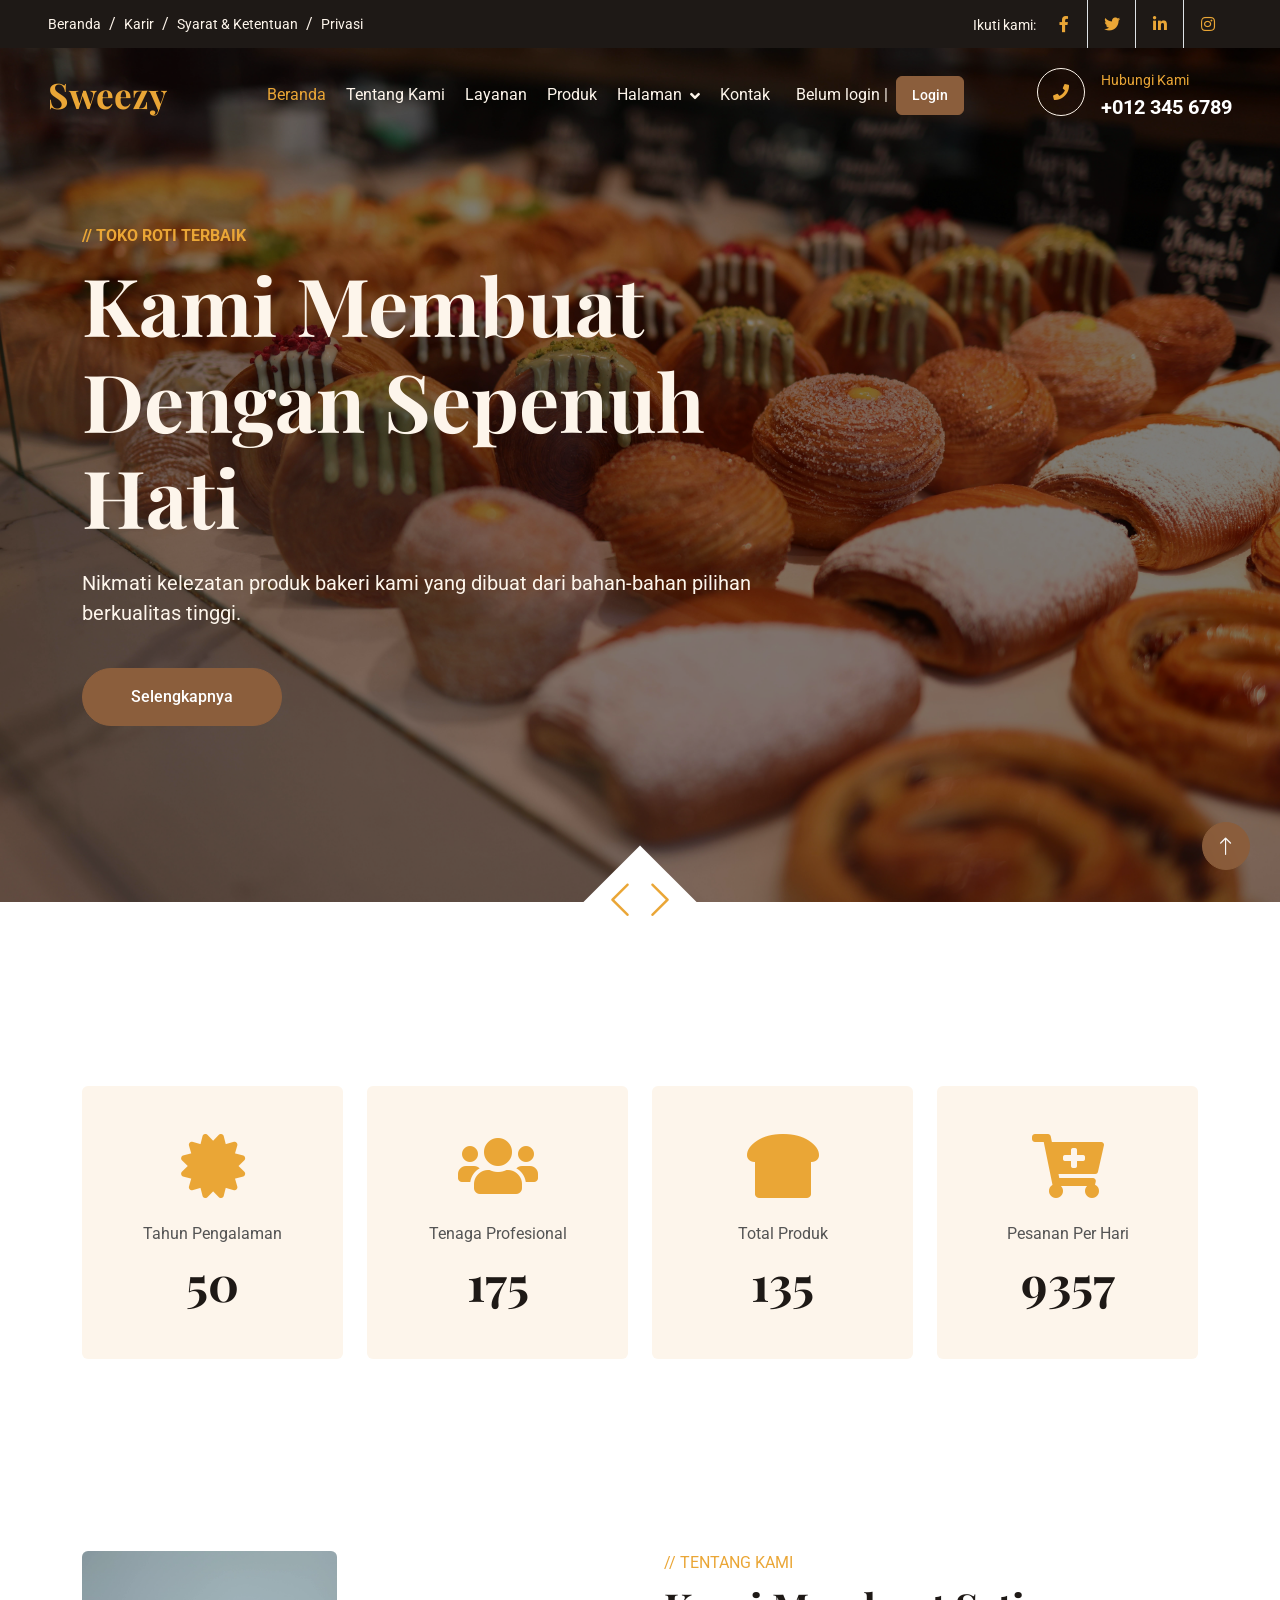
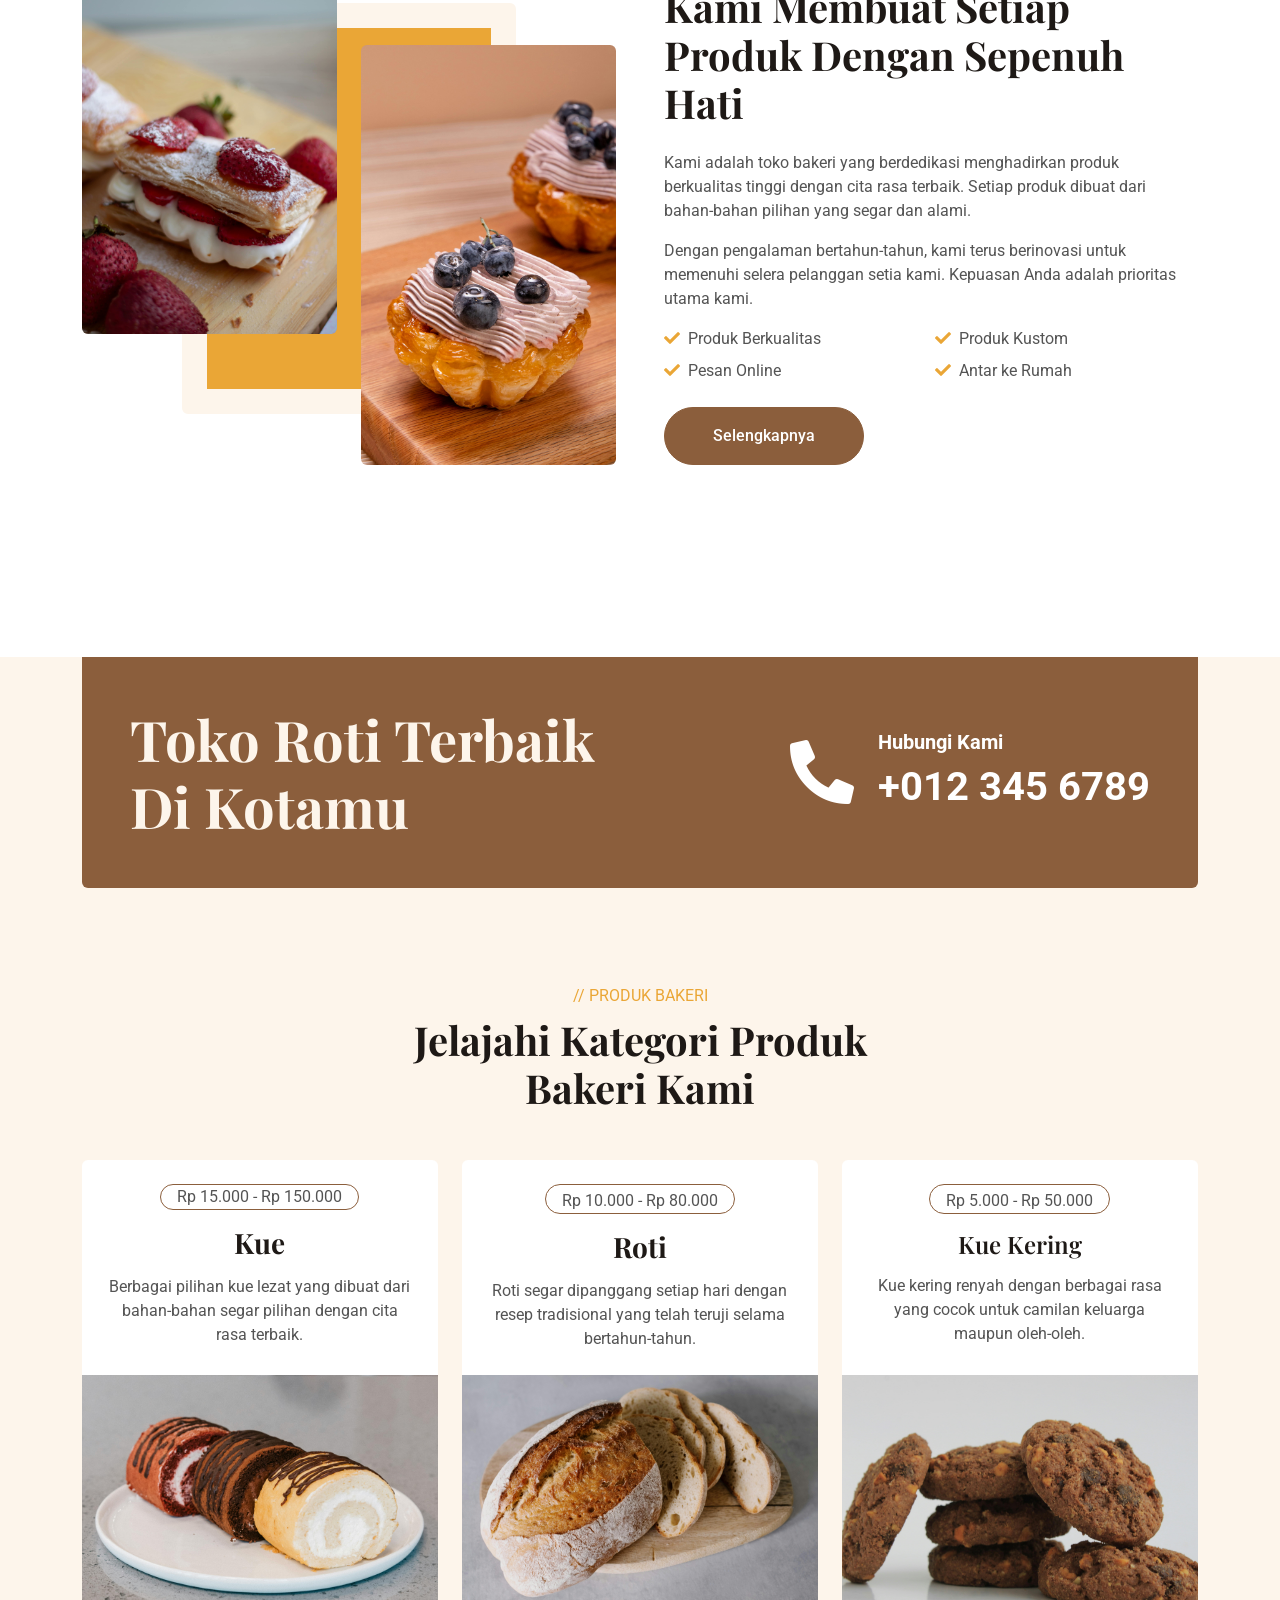
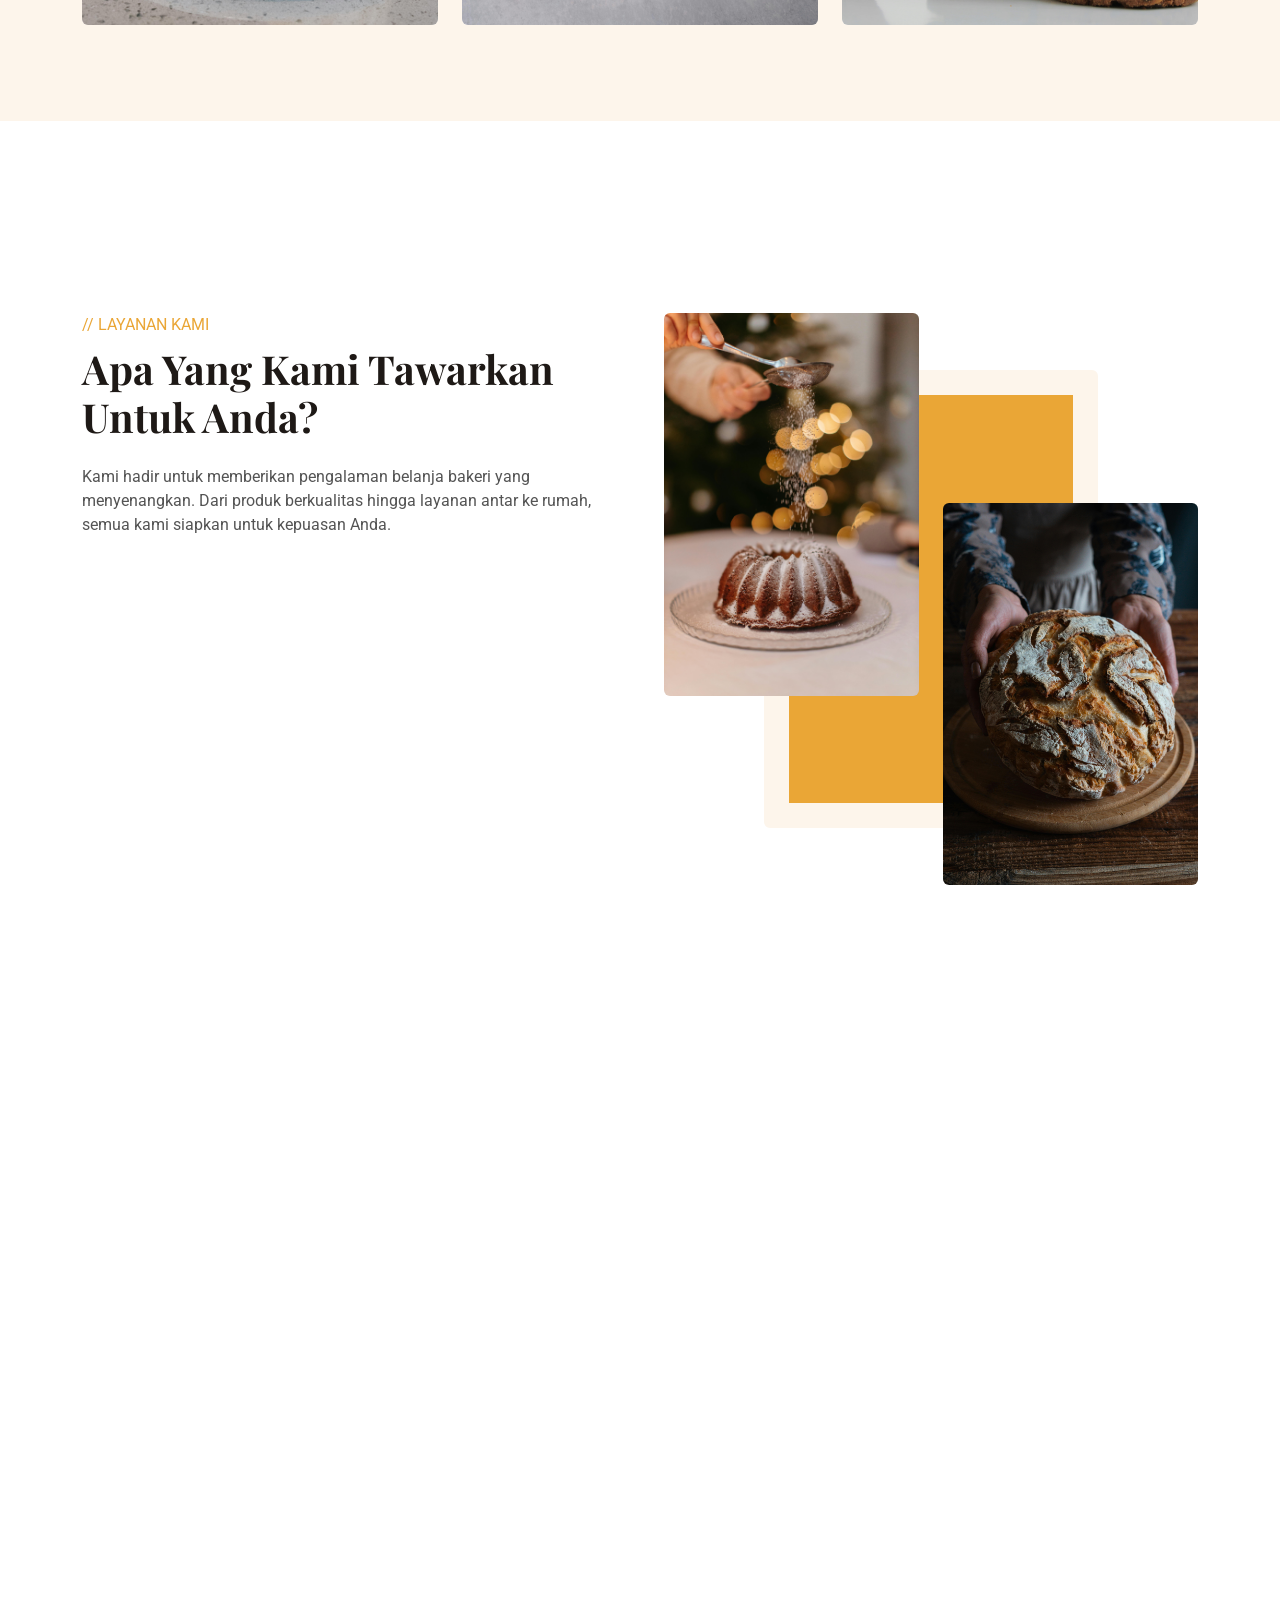
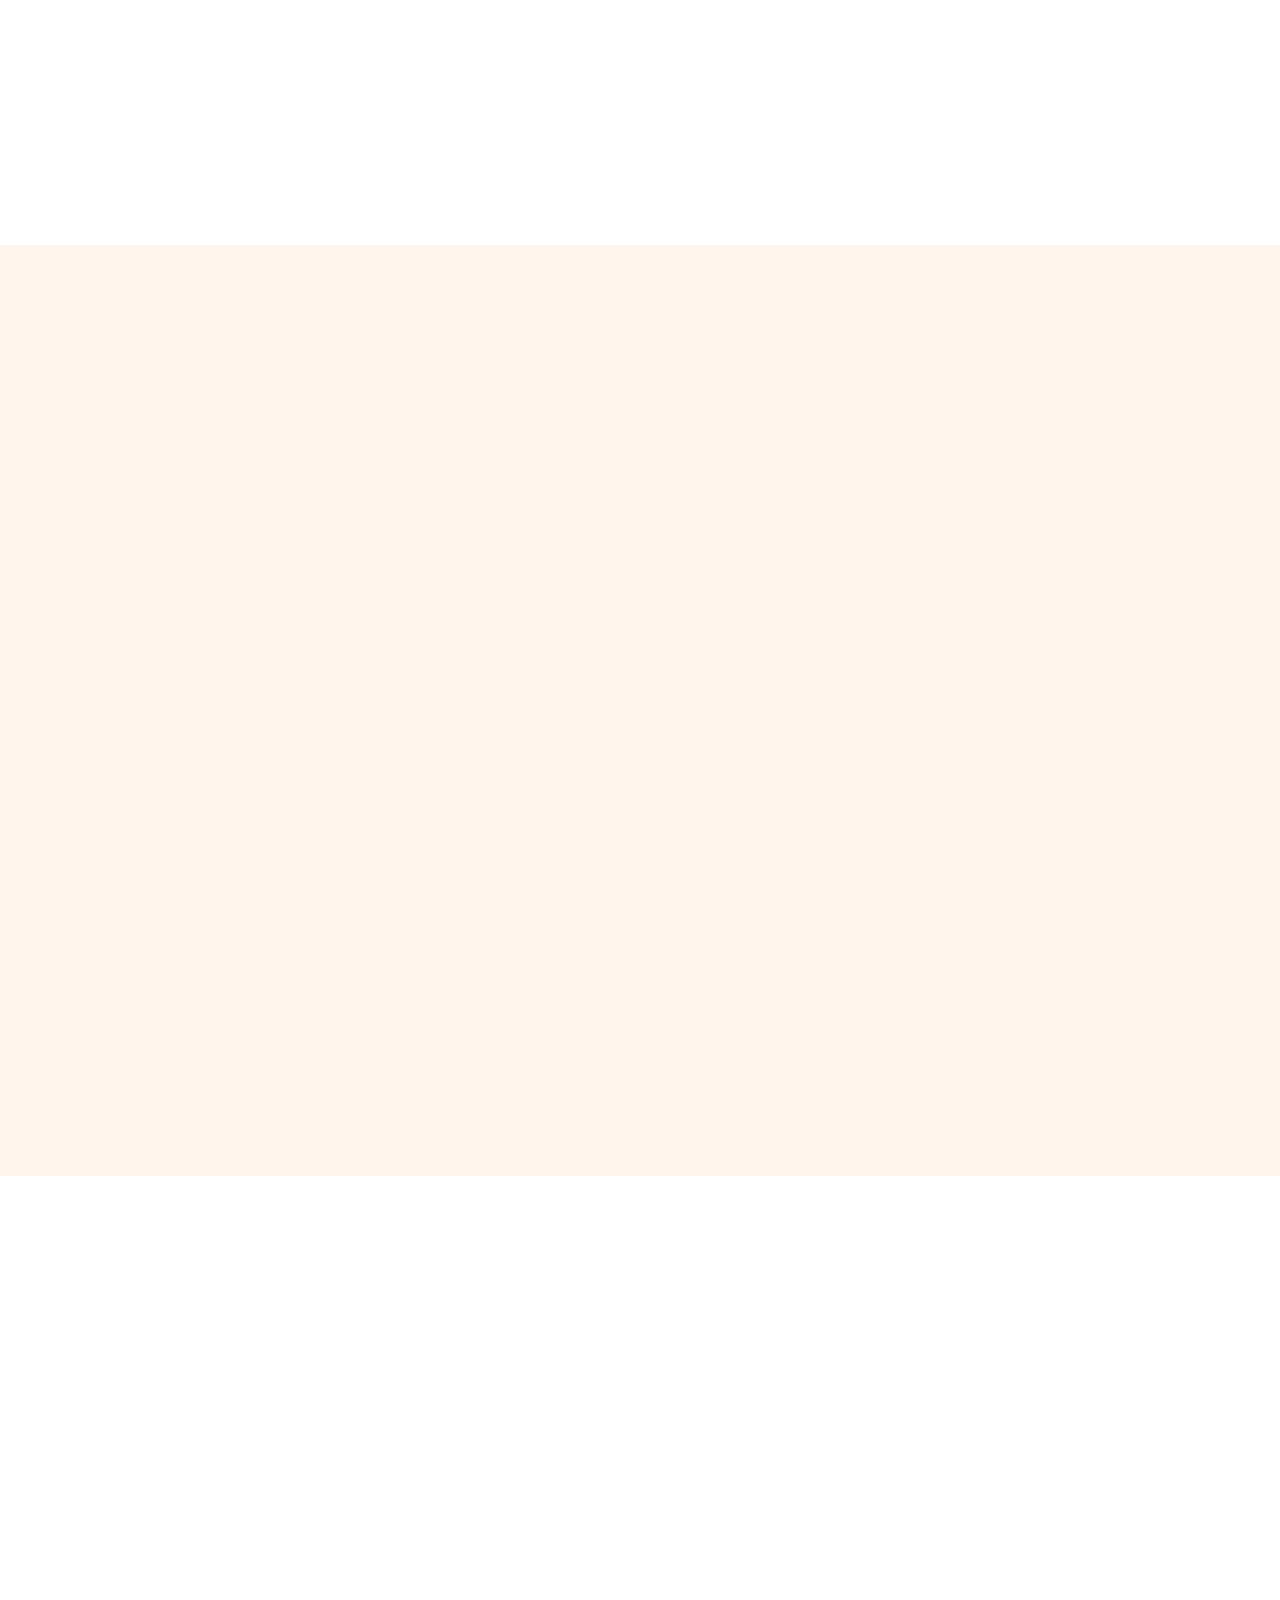
<file: index.html>
<!DOCTYPE html>
<html lang="id">

<head>
    <meta charset="utf-8">
    <title>Sweezy - Manis Di Setiap Gigitan</title>
    <meta content="width=device-width, initial-scale=1.0" name="viewport">
    <meta content="" name="keywords">
    <meta content="" name="description">

    <!-- Favicon -->
    <link href="img/favicon.ico" rel="icon">

    <!-- Google Web Fonts -->
    <link rel="preconnect" href="https://fonts.googleapis.com">
    <link rel="preconnect" href="https://fonts.gstatic.com" crossorigin>
    <link href="https://fonts.googleapis.com/css2?family=Roboto:wght@400;500&family=Playfair+Display:wght@600;700&display=swap" rel="stylesheet"> 

    <!-- Icon Font Stylesheet -->
    <link href="https://cdnjs.cloudflare.com/ajax/libs/font-awesome/5.10.0/css/all.min.css" rel="stylesheet">
    <link href="https://cdn.jsdelivr.net/npm/bootstrap-icons@1.4.1/font/bootstrap-icons.css" rel="stylesheet">

    <!-- Libraries Stylesheet -->
    <link href="lib/animate/animate.min.css" rel="stylesheet">
    <link href="lib/owlcarousel/assets/owl.carousel.min.css" rel="stylesheet">

    <!-- Customized Bootstrap Stylesheet -->
    <link href="css/bootstrap.min.css" rel="stylesheet">

    <!-- Template Stylesheet -->
    <link href="css/style.css" rel="stylesheet">
</head>

<body>
    <!-- Spinner Start -->
    <div id="spinner" class="show bg-white position-fixed translate-middle w-100 vh-100 top-50 start-50 d-flex align-items-center justify-content-center">
        <div class="spinner-grow text-primary" role="status"></div>
    </div>
    <!-- Spinner End -->


    <!-- Topbar Start -->
    <div class="container-fluid top-bar bg-dark text-light px-0 wow fadeIn" data-wow-delay="0.1s">
        <div class="row gx-0 align-items-center d-none d-lg-flex">
            <div class="col-lg-6 px-5 text-start">
                <ol class="breadcrumb mb-0">
                    <li class="breadcrumb-item"><a class="small text-light" href="#">Beranda</a></li>
                    <li class="breadcrumb-item"><a class="small text-light" href="#">Karir</a></li>
                    <li class="breadcrumb-item"><a class="small text-light" href="#">Syarat & Ketentuan</a></li>
                    <li class="breadcrumb-item"><a class="small text-light" href="#">Privasi</a></li>
                </ol>
            </div>
            <div class="col-lg-6 px-5 text-end">
                <small>Ikuti kami:</small>
                <div class="h-100 d-inline-flex align-items-center">
                    <a class="btn-lg-square text-primary border-end rounded-0" href=""><i class="fab fa-facebook-f"></i></a>
                    <a class="btn-lg-square text-primary border-end rounded-0" href=""><i class="fab fa-twitter"></i></a>
                    <a class="btn-lg-square text-primary border-end rounded-0" href=""><i class="fab fa-linkedin-in"></i></a>
                    <a class="btn-lg-square text-primary pe-0" href=""><i class="fab fa-instagram"></i></a>
                </div>
            </div>
        </div>
    </div>
    <!-- Topbar End -->


    <!-- Navbar Start -->
    <nav class="navbar navbar-expand-lg navbar-dark fixed-top py-lg-0 px-lg-5 wow fadeIn" data-wow-delay="0.1s">
        <a href="index.html" class="navbar-brand ms-4 ms-lg-0">
            <h1 class="text-primary m-0">Sweezy</h1>
        </a>
        <button type="button" class="navbar-toggler me-4" data-bs-toggle="collapse" data-bs-target="#navbarCollapse">
            <span class="navbar-toggler-icon"></span>
        </button>
        <div class="collapse navbar-collapse" id="navbarCollapse">
            <div class="navbar-nav mx-auto p-4 p-lg-0">
                <a href="index.html" class="nav-item nav-link active">Beranda</a>
                <a href="about.html" class="nav-item nav-link">Tentang Kami</a>
                <a href="service.html" class="nav-item nav-link">Layanan</a>
                <a href="product.html" class="nav-item nav-link">Produk</a>
                <div class="nav-item dropdown">
                    <a href="#" class="nav-link dropdown-toggle" data-bs-toggle="dropdown">Halaman</a>
                    <div class="dropdown-menu m-0">
                        <a href="team.html" class="dropdown-item">Tim Kami</a>
                        <a href="testimonial.html" class="dropdown-item">Testimoni</a>
                        <a href="404.html" class="dropdown-item">Halaman 404</a>
                    </div>
                </div>
                <a href="contact.html" class="nav-item nav-link">Kontak</a>
                <div id="authArea" class="d-flex align-items-center ms-3"></div>
            </div>
            <div class="d-none d-lg-flex">
                <div class="flex-shrink-0 btn-lg-square border border-light rounded-circle">
                    <i class="fa fa-phone text-primary"></i>
                </div>
                <div class="ps-3">
                    <small class="text-primary mb-0">Hubungi Kami</small>
                    <p class="fs-5 mb-0" style="color: white !important; font-weight: bold;">
                        +012 345 6789
                    </p>
                </div>
            </div>
        </div>
    </nav>
    <!-- Navbar End -->


    <!-- Carousel Start -->
    <div class="container-fluid p-0 pb-5 wow fadeIn" data-wow-delay="0.1s">
        <div class="owl-carousel header-carousel position-relative">
            <div class="owl-carousel-item position-relative">
                <img class="img-fluid" src="img/carousel-1.jpg" alt="">
                <div class="owl-carousel-inner">
                    <div class="container">
                        <div class="row justify-content-start">
                            <div class="col-lg-8">
                                <p class="text-primary text-uppercase fw-bold mb-2">// Toko Roti Terbaik</p>
                                <h1 class="display-1 text-light mb-4 animated slideInDown">Kami Membuat Dengan Sepenuh Hati</h1>
                                <p class="text-light fs-5 mb-4 pb-3">Nikmati kelezatan produk bakeri kami yang dibuat dari bahan-bahan pilihan berkualitas tinggi.</p>
                                <a href="" class="btn btn-primary rounded-pill py-3 px-5">Selengkapnya</a>
                            </div>
                        </div>
                    </div>
                </div>
            </div>
            <div class="owl-carousel-item position-relative">
                <img class="img-fluid" src="img/carousel-2.jpg" alt="">
                <div class="owl-carousel-inner">
                    <div class="container">
                        <div class="row justify-content-start">
                            <div class="col-lg-8">
                                <p class="text-primary text-uppercase fw-bold mb-2">// Toko Roti Terbaik</p>
                                <h1 class="display-1 text-light mb-4 animated slideInDown">Kami Membuat Dengan Sepenuh Hati</h1>
                                <p class="text-light fs-5 mb-4 pb-3">Nikmati kelezatan produk bakeri kami yang dibuat dari bahan-bahan pilihan berkualitas tinggi.</p>
                                <a href="" class="btn btn-primary rounded-pill py-3 px-5">Selengkapnya</a>
                            </div>
                        </div>
                    </div>
                </div>
            </div>
        </div>
    </div>
    <!-- Carousel End -->


    <!-- Facts Start -->
    <div class="container-xxl py-6">
        <div class="container">
            <div class="row g-4">
                <div class="col-lg-3 col-md-6 wow fadeIn" data-wow-delay="0.1s">
                    <div class="fact-item bg-light rounded text-center h-100 p-5">
                        <i class="fa fa-certificate fa-4x text-primary mb-4"></i>
                        <p class="mb-2">Tahun Pengalaman</p>
                        <h1 class="display-5 mb-0" data-toggle="counter-up">50</h1>
                    </div>
                </div>
                <div class="col-lg-3 col-md-6 wow fadeIn" data-wow-delay="0.3s">
                    <div class="fact-item bg-light rounded text-center h-100 p-5">
                        <i class="fa fa-users fa-4x text-primary mb-4"></i>
                        <p class="mb-2">Tenaga Profesional</p>
                        <h1 class="display-5 mb-0" data-toggle="counter-up">175</h1>
                    </div>
                </div>
                <div class="col-lg-3 col-md-6 wow fadeIn" data-wow-delay="0.5s">
                    <div class="fact-item bg-light rounded text-center h-100 p-5">
                        <i class="fa fa-bread-slice fa-4x text-primary mb-4"></i>
                        <p class="mb-2">Total Produk</p>
                        <h1 class="display-5 mb-0" data-toggle="counter-up">135</h1>
                    </div>
                </div>
                <div class="col-lg-3 col-md-6 wow fadeIn" data-wow-delay="0.7s">
                    <div class="fact-item bg-light rounded text-center h-100 p-5">
                        <i class="fa fa-cart-plus fa-4x text-primary mb-4"></i>
                        <p class="mb-2">Pesanan Per Hari</p>
                        <h1 class="display-5 mb-0" data-toggle="counter-up">9357</h1>
                    </div>
                </div>
            </div>
        </div>
    </div>
    <!-- Facts End -->


    <!-- About Start -->
    <div class="container-xxl py-6">
        <div class="container">
            <div class="row g-5">
                <div class="col-lg-6 wow fadeInUp" data-wow-delay="0.1s">
                    <div class="row img-twice position-relative h-100">
                        <div class="col-6">
                            <img class="img-fluid rounded" src="img/about-1.jpg" alt="">
                        </div>
                        <div class="col-6 align-self-end">
                            <img class="img-fluid rounded" src="img/about-2.jpg" alt="">
                        </div>
                    </div>
                </div>
                <div class="col-lg-6 wow fadeInUp" data-wow-delay="0.5s">
                    <div class="h-100">
                        <p class="text-primary text-uppercase mb-2">// Tentang Kami</p>
                        <h1 class="display-6 mb-4">Kami Membuat Setiap Produk Dengan Sepenuh Hati</h1>
                        <p>Kami adalah toko bakeri yang berdedikasi menghadirkan produk berkualitas tinggi dengan cita rasa terbaik. Setiap produk dibuat dari bahan-bahan pilihan yang segar dan alami.</p>
                        <p>Dengan pengalaman bertahun-tahun, kami terus berinovasi untuk memenuhi selera pelanggan setia kami. Kepuasan Anda adalah prioritas utama kami.</p>
                        <div class="row g-2 mb-4">
                            <div class="col-sm-6">
                                <i class="fa fa-check text-primary me-2"></i>Produk Berkualitas
                            </div>
                            <div class="col-sm-6">
                                <i class="fa fa-check text-primary me-2"></i>Produk Kustom
                            </div>
                            <div class="col-sm-6">
                                <i class="fa fa-check text-primary me-2"></i>Pesan Online
                            </div>
                            <div class="col-sm-6">
                                <i class="fa fa-check text-primary me-2"></i>Antar ke Rumah
                            </div>
                        </div>
                        <a class="btn btn-primary rounded-pill py-3 px-5" href="">Selengkapnya</a>
                    </div>
                </div>
            </div>
        </div>
    </div>
    <!-- About End -->


    <!-- Product Start -->
    <div class="container-xxl bg-light my-6 py-6 pt-0">
        <div class="container">
            <div class="bg-primary text-light rounded-bottom p-5 my-6 mt-0 wow fadeInUp" data-wow-delay="0.1s">
                <div class="row g-4 align-items-center">
                    <div class="col-lg-6">
                        <h1 class="display-4 text-light mb-0">Toko Roti Terbaik Di Kotamu</h1>
                    </div>
                    <div class="col-lg-6 text-lg-end">
                        <div class="d-inline-flex align-items-center text-start">
                            <i class="fa fa-phone-alt fa-4x flex-shrink-0" style="color: white !important;"></i>
                            <div class="ms-4">
                                <p class="fs-5 fw-bold mb-0" style="color: white !important;">
                                    Hubungi Kami
                                </p>
                                <p class="fs-1 fw-bold mb-0" style="color: white !important;">
                                    +012 345 6789
                                </p>
                            </div>
                        </div>
                    </div>
                </div>
            </div>
            <div class="text-center mx-auto mb-5 wow fadeInUp" data-wow-delay="0.1s" style="max-width: 500px;">
                <p class="text-primary text-uppercase mb-2">// Produk Bakeri</p>
                <h1 class="display-6 mb-4">Jelajahi Kategori Produk Bakeri Kami</h1>
            </div>
            <div class="row g-4">
                <div class="col-lg-4 col-md-6 wow fadeInUp" data-wow-delay="0.1s">
                    <div class="product-item d-flex flex-column bg-white rounded overflow-hidden h-100">
                        <div class="text-center p-4">
                            <div class="d-inline-block border border-primary rounded-pill px-3 mb-3">Rp 15.000 - Rp 150.000</div>
                            <h3 class="mb-3">Kue</h3>
                            <span>Berbagai pilihan kue lezat yang dibuat dari bahan-bahan segar pilihan dengan cita rasa terbaik.</span>
                        </div>
                        <div class="position-relative mt-auto">
                            <img class="img-fluid" src="img/product-1.jpg" alt="">
                            <div class="product-overlay">
                                <a class="btn btn-lg-square btn-outline-light rounded-circle" href=""><i class="fa fa-eye text-primary"></i></a>
                            </div>
                        </div>
                    </div>
                </div>
                <div class="col-lg-4 col-md-6 wow fadeInUp" data-wow-delay="0.3s">
                    <div class="product-item d-flex flex-column bg-white rounded overflow-hidden h-100">
                        <div class="text-center p-4">
                            <div class="d-inline-block border border-primary rounded-pill pt-1 px-3 mb-3">Rp 10.000 - Rp 80.000</div>
                            <h3 class="mb-3">Roti</h3>
                            <span>Roti segar dipanggang setiap hari dengan resep tradisional yang telah teruji selama bertahun-tahun.</span>
                        </div>
                        <div class="position-relative mt-auto">
                            <img class="img-fluid" src="img/product-2.jpg" alt="">
                            <div class="product-overlay">
                                <a class="btn btn-lg-square btn-outline-light rounded-circle" href=""><i class="fa fa-eye text-primary"></i></a>
                            </div>
                        </div>
                    </div>
                </div>
                <div class="col-lg-4 col-md-6 wow fadeInUp" data-wow-delay="0.5s">
                    <div class="product-item d-flex flex-column bg-white rounded overflow-hidden h-100">
                        <div class="text-center p-4">
                            <div class="d-inline-block border border-primary rounded-pill pt-1 px-3 mb-3">Rp 5.000 - Rp 50.000</div>
                            <h4 class="mb-3">Kue Kering</h4>
                            <span>Kue kering renyah dengan berbagai rasa yang cocok untuk camilan keluarga maupun oleh-oleh.</span>
                        </div>
                        <div class="position-relative mt-auto">
                            <img class="img-fluid" src="img/product-3.jpg" alt="">
                            <div class="product-overlay">
                                <a class="btn btn-lg-square btn-outline-light rounded-circle" href=""><i class="fa fa-eye text-primary"></i></a>
                            </div>
                        </div>
                    </div>
                </div>
            </div>
        </div>
    </div>
    <!-- Product End -->


    <!-- Service Start -->
    <div class="container-xxl py-6">
        <div class="container">
            <div class="row g-5">
                <div class="col-lg-6 wow fadeInUp" data-wow-delay="0.1s">
                    <p class="text-primary text-uppercase mb-2">// Layanan Kami</p>
                    <h1 class="display-6 mb-4">Apa Yang Kami Tawarkan Untuk Anda?</h1>
                    <p class="mb-5">Kami hadir untuk memberikan pengalaman belanja bakeri yang menyenangkan. Dari produk berkualitas hingga layanan antar ke rumah, semua kami siapkan untuk kepuasan Anda.</p>
                    <div class="row gy-5 gx-4">
                        <div class="col-sm-6 wow fadeIn" data-wow-delay="0.1s">
                            <div class="d-flex align-items-center mb-3">
                                <div class="flex-shrink-0 btn-square bg-primary rounded-circle me-3">
                                    <i class="fa fa-bread-slice text-white"></i>
                                </div>
                                <h5 class="mb-0">Produk Berkualitas</h5>
                            </div>
                            <span>Setiap produk dibuat dari bahan-bahan segar pilihan dengan standar kualitas tinggi.</span>
                        </div>
                        <div class="col-sm-6 wow fadeIn" data-wow-delay="0.2s">
                            <div class="d-flex align-items-center mb-3">
                                <div class="flex-shrink-0 btn-square bg-primary rounded-circle me-3">
                                    <i class="fa fa-birthday-cake text-white"></i>
                                </div>
                                <h5 class="mb-0">Produk Kustom</h5>
                            </div>
                            <span>Kami menerima pesanan kustom sesuai kebutuhan dan selera Anda.</span>
                        </div>
                        <div class="col-sm-6 wow fadeIn" data-wow-delay="0.3s">
                            <div class="d-flex align-items-center mb-3">
                                <div class="flex-shrink-0 btn-square bg-primary rounded-circle me-3">
                                    <i class="fa fa-cart-plus text-white"></i>
                                </div>
                                <h5 class="mb-0">Pesan Online</h5>
                            </div>
                            <span>Pesan produk favorit Anda secara online dengan mudah dan cepat.</span>
                        </div>
                        <div class="col-sm-6 wow fadeIn" data-wow-delay="0.4s">
                            <div class="d-flex align-items-center mb-3">
                                <div class="flex-shrink-0 btn-square bg-primary rounded-circle me-3">
                                    <i class="fa fa-truck text-white"></i>
                                </div>
                                <h5 class="mb-0">Antar ke Rumah</h5>
                            </div>
                            <span>Layanan pengiriman langsung ke alamat Anda dengan aman dan tepat waktu.</span>
                        </div>
                    </div>
                </div>
                <div class="col-lg-6 wow fadeInUp" data-wow-delay="0.5s">
                    <div class="row img-twice position-relative h-100">
                        <div class="col-6">
                            <img class="img-fluid rounded" src="img/service-1.jpg" alt="">
                        </div>
                        <div class="col-6 align-self-end">
                            <img class="img-fluid rounded" src="img/service-2.jpg" alt="">
                        </div>
                    </div>
                </div>
            </div>
        </div>
    </div>
    <!-- Service End -->


    <!-- Team Start -->
    <div class="container-xxl py-6">
        <div class="container">
            <div class="text-center mx-auto mb-5 wow fadeInUp" data-wow-delay="0.1s" style="max-width: 500px;">
                <p class="text-primary text-uppercase mb-2">// Tim Kami</p>
                <h1 class="display-6 mb-4">Kami Sangat Profesional Di Bidang Kami</h1>
            </div>
            <div class="row g-4">
                <div class="col-lg-3 col-md-6 wow fadeInUp" data-wow-delay="0.1s">
                    <div class="team-item text-center rounded overflow-hidden">
                        <img class="img-fluid" src="img/team-1.jpg" alt="">
                        <div class="team-text">
                            <div class="team-title">
                                <h5>Arnold Poernomo</h5>
                                <span>Pendiri & Pembuat Menu</span>
                            </div>
                            <div class="team-social">
                                <a class="btn btn-square btn-light rounded-circle" href=""><i class="fab fa-facebook-f"></i></a>
                                <a class="btn btn-square btn-light rounded-circle" href=""><i class="fab fa-twitter"></i></a>
                                <a class="btn btn-square btn-light rounded-circle" href=""><i class="fab fa-instagram"></i></a>
                            </div>
                        </div>
                    </div>
                </div>
                <div class="col-lg-3 col-md-6 wow fadeInUp" data-wow-delay="0.3s">
                    <div class="team-item text-center rounded overflow-hidden">
                        <img class="img-fluid" src="img/team-2.jpg" alt="">
                        <div class="team-text">
                            <div class="team-title">
                                <h5>Puti Renatta Ratnasari Moeloek</h5>
                                <span>Kepala Bagian Pastry</span>
                            </div>
                            <div class="team-social">
                                <a class="btn btn-square btn-light rounded-circle" href=""><i class="fab fa-facebook-f"></i></a>
                                <a class="btn btn-square btn-light rounded-circle" href=""><i class="fab fa-twitter"></i></a>
                                <a class="btn btn-square btn-light rounded-circle" href=""><i class="fab fa-instagram"></i></a>
                            </div>
                        </div>
                    </div>
                </div>
                <div class="col-lg-3 col-md-6 wow fadeInUp" data-wow-delay="0.5s">
                    <div class="team-item text-center rounded overflow-hidden">
                        <img class="img-fluid" src="img/team-3.jpg" alt="">
                        <div class="team-text">
                            <div class="team-title">
                                <h5>Junior John Rorimpandey</h5>
                                <span>Kepala Bagian Roti</span>
                            </div>
                            <div class="team-social">
                                <a class="btn btn-square btn-light rounded-circle" href=""><i class="fab fa-facebook-f"></i></a>
                                <a class="btn btn-square btn-light rounded-circle" href=""><i class="fab fa-twitter"></i></a>
                                <a class="btn btn-square btn-light rounded-circle" href=""><i class="fab fa-instagram"></i></a>
                            </div>
                        </div>
                    </div>
                </div>
                <div class="col-lg-3 col-md-6 wow fadeInUp" data-wow-delay="0.7s">
                    <div class="team-item text-center rounded overflow-hidden">
                        <img class="img-fluid" src="img/team-4.jpg" alt="">
                        <div class="team-text">
                            <div class="team-title">
                                <h5>Degan Septoadji Suprijadi</h5>
                                <span>Konsultan Mutu Produk</span>
                            </div>
                            <div class="team-social">
                                <a class="btn btn-square btn-light rounded-circle" href=""><i class="fab fa-facebook-f"></i></a>
                                <a class="btn btn-square btn-light rounded-circle" href=""><i class="fab fa-twitter"></i></a>
                                <a class="btn btn-square btn-light rounded-circle" href=""><i class="fab fa-instagram"></i></a>
                            </div>
                        </div>
                    </div>
                </div>
            </div>
        </div>
    </div>
    <!-- Team End -->


    <!-- Testimonial Start -->
    <div class="container-xxl bg-light my-6 py-6 pb-0">
        <div class="container">
            <div class="text-center mx-auto mb-5 wow fadeInUp" data-wow-delay="0.1s" style="max-width: 500px;">
                <p class="text-primary text-uppercase mb-2">// Ulasan Pelanggan</p>
                <h1 class="display-6 mb-4">Lebih Dari 20.000+ Pelanggan Mempercayai Kami</h1>
            </div>
            <div class="owl-carousel testimonial-carousel wow fadeInUp" data-wow-delay="0.1s">
                <div class="testimonial-item bg-white rounded p-4">
                    <div class="d-flex align-items-center mb-4">
                        <img class="flex-shrink-0 rounded-circle border p-1" src="img/testimonial-1.jpg" alt="">
                        <div class="ms-4">
                            <h5 class="mb-1">Sisca Soewitomo</h5>
                            <span>Pakar Kuliner Nusantara</span>
                        </div>
                    </div>
                    <p class="mb-0">Tekstur rotinya sangat lembut dan aroma menteganya begitu menggugah selera. Rasa panggangan klasik yang otentik!</p>
                </div>
                <div class="testimonial-item bg-white rounded p-4">
                    <div class="d-flex align-items-center mb-4">
                        <img class="flex-shrink-0 rounded-circle border p-1" src="img/testimonial-2.jpg" alt="">
                        <div class="ms-4">
                            <h5 class="mb-1">William Wongso</h5>
                            <span>Pakar Gastronomi Global</span>
                        </div>
                    </div>
                    <p class="mb-0">Kombinasi teknik modern dan bahan premium menghasilkan kualitas pastry kelas dunia. Karakter rasanya kuat.</p>
                </div>
                <div class="testimonial-item bg-white rounded p-4">
                    <div class="d-flex align-items-center mb-4">
                        <img class="flex-shrink-0 rounded-circle border p-1" src="img/testimonial-3.jpg" alt="">
                        <div class="ms-4">
                            <h5 class="mb-1">Nagita Slavina</h5>
                            <span>Selebriti & Pencinta Kuliner</span>
                        </div>
                    </div>
                    <p class="mb-0">Jujur, croissant dan rotinya juara banget! Sekali gigit langsung berasa menteganya yang premium.</p>
                </div>
                <div class="testimonial-item bg-white rounded p-4">
                    <div class="d-flex align-items-center mb-4">
                        <img class="flex-shrink-0 rounded-circle border p-1" src="img/testimonial-4.jpg" alt="">
                        <div class="ms-4">
                            <h5 class="mb-1">Luvita Hodiono</h5>
                            <span>Juara MasterChef Indonesia S4</span>
                        </div>
                    </div>
                    <p class="mb-0">Teknik adonannya luar biasa. Hasil rotinya empuk tahan lama, berserat halus, dan manisnya sangat pas.</p>
                </div>
            </div>
            <div class="bg-primary text-light rounded-top p-5 my-6 mb-0 wow fadeInUp" data-wow-delay="0.1s">
                <div class="row align-items-center">
                    <div class="col-md-6">
                        <h1 class="display-4 text-light mb-0">Berlangganan Buletin Kami</h1>
                    </div>
                    <div class="col-md-6 text-md-end">
                        <div class="position-relative">
                            <input class="form-control bg-transparent border-light w-100 py-3 ps-4 pe-5" type="text" placeholder="Masukkan email Anda">
                            <button type="button" class="btn btn-dark py-2 px-3 position-absolute top-0 end-0 mt-2 me-2">Daftar</button>
                        </div>
                    </div>
                </div>
            </div>
        </div>
    </div>
    <!-- Testimonial End -->


    <!-- Footer Start -->
    <div class="container-fluid bg-dark text-light footer my-6 mb-0 py-5 wow fadeIn" data-wow-delay="0.1s">
        <div class="container py-5">
            <div class="row g-5">
                <div class="col-lg-3 col-md-6">
                    <h4 class="text-light mb-4">Alamat Toko</h4>
                    <p class="mb-2"><i class="fa fa-map-marker-alt me-3"></i>Jl. Sidobali No.1, Muja Muju, Kec. Umbulharjo, Kota Yogyakarta, Daerah Istimewa Yogyakarta 55165</p>
                    <p class="mb-2"><i class="fa fa-phone-alt me-3"></i>+012 345 67890</p>
                    <p class="mb-2 d-flex">
                        <i class="fa fa-envelope me-3 mt-1"></i>
                        <span>
                            sweezybakery<br>@gmail.com
                        </span>
                    </p>
                    <div class="d-flex pt-2">
                        <a class="btn btn-square btn-outline-light rounded-circle me-1" href=""><i class="fab fa-twitter"></i></a>
                        <a class="btn btn-square btn-outline-light rounded-circle me-1" href=""><i class="fab fa-facebook-f"></i></a>
                        <a class="btn btn-square btn-outline-light rounded-circle me-1" href=""><i class="fab fa-youtube"></i></a>
                        <a class="btn btn-square btn-outline-light rounded-circle me-0" href=""><i class="fab fa-linkedin-in"></i></a>
                    </div>
                </div>
                <div class="col-lg-3 col-md-6">
                    <h4 class="text-light mb-4">Tautan Cepat</h4>
                    <a class="btn btn-link" href="">Tentang Kami</a>
                    <a class="btn btn-link" href="">Hubungi Kami</a>
                    <a class="btn btn-link" href="">Layanan Kami</a>
                    <a class="btn btn-link" href="">Syarat & Ketentuan</a>
                    <a class="btn btn-link" href="">Bantuan</a>
                </div>
                <div class="col-lg-3 col-md-6">
                    <h4 class="text-light mb-4">Jam Operasional</h4>
                    <a class="btn btn-link">
                        Senin - Jumat:<br>
                        08.00 - 21.00
                    </a>
                    <a class="btn btn-link">
                        Sabtu:<br>
                        08.00 - 22.00
                    </a>
                    <a class="btn btn-link">
                        Minggu:<br>
                        09.00 - 20.00
                    </a>
                </div>
                <div class="col-lg-3 col-md-6">
                    <h4 class="text-light mb-4">Galeri Foto</h4>
                    <div class="row g-2">
                        <div class="col-4">
                            <img class="img-fluid bg-light rounded p-1" src="img/product-1.jpg" alt="Gambar">
                        </div>
                        <div class="col-4">
                            <img class="img-fluid bg-light rounded p-1" src="img/product-2.jpg" alt="Gambar">
                        </div>
                        <div class="col-4">
                            <img class="img-fluid bg-light rounded p-1" src="img/product-3.jpg" alt="Gambar">
                        </div>
                        <div class="col-4">
                            <img class="img-fluid bg-light rounded p-1" src="img/product-2.jpg" alt="Gambar">
                        </div>
                        <div class="col-4">
                            <img class="img-fluid bg-light rounded p-1" src="img/product-3.jpg" alt="Gambar">
                        </div>
                        <div class="col-4">
                            <img class="img-fluid bg-light rounded p-1" src="img/product-1.jpg" alt="Gambar">
                        </div>
                    </div>
                </div>
            </div>
        </div>
    </div>
    <!-- Footer End -->


    <!-- Copyright Start -->
    <div class="container-fluid copyright text-light py-4 wow fadeIn" data-wow-delay="0.1s">
        <div class="container">
            <div class="row">
                <div class="col-md-6 text-center text-md-start mb-3 mb-md-0">
                    &copy; <a href="#">Sweezy</a>, Hak Cipta Dilindungi.
                </div>
                <div class="col-md-6 text-center text-md-end">
                    Dirancang Oleh <a href="https://htmlcodex.com">HTML Codex</a>
                    <br>Didistribusikan Oleh: <a class="border-bottom" href="https://themewagon.com" target="_blank">ThemeWagon</a>
                </div>
            </div>
        </div>
    </div>
    <!-- Copyright End -->


    <!-- Back to Top -->
    <a href="#" class="btn btn-lg btn-primary btn-lg-square rounded-circle back-to-top"><i class="bi bi-arrow-up"></i></a>


    <!-- JavaScript Libraries -->
    <script src="https://code.jquery.com/jquery-3.4.1.min.js"></script>
    <script src="https://cdn.jsdelivr.net/npm/bootstrap@5.0.0/dist/js/bootstrap.bundle.min.js"></script>
    <script src="lib/wow/wow.min.js"></script>
    <script src="lib/easing/easing.min.js"></script>
    <script src="lib/waypoints/waypoints.min.js"></script>
    <script src="lib/counterup/counterup.min.js"></script>
    <script src="lib/owlcarousel/owl.carousel.min.js"></script>

    <!-- Template Javascript -->
    <script src="js/main.js"></script>
    <script src="login/js/welcome.js"></script>
</body>

</html>
</file>
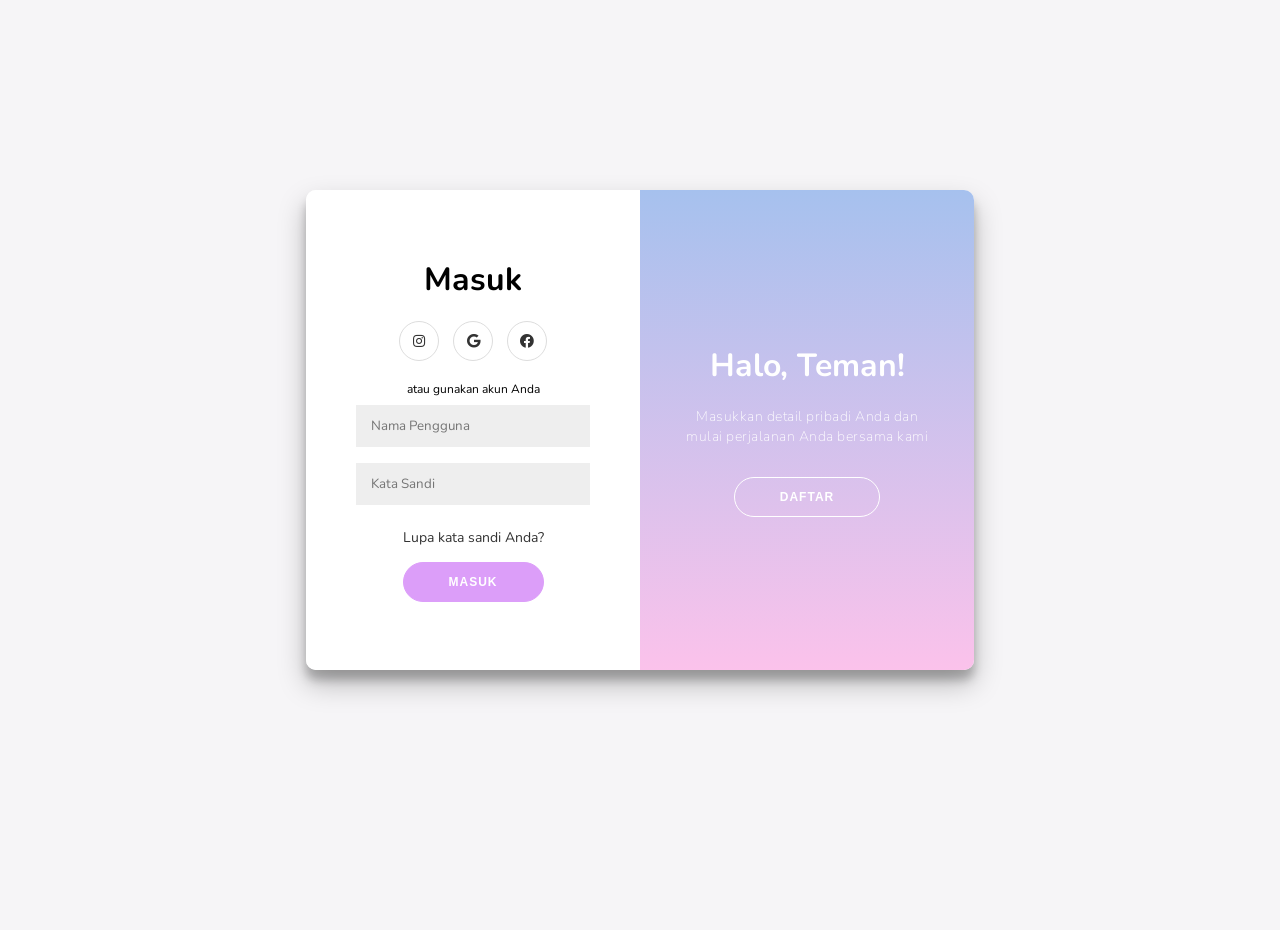
<file: login/index.html>
<!DOCTYPE html>
<html lang="id">

<head>
    <meta charset="UTF-8">
    <meta name="viewport" content="width=device-width, initial-scale=1.0">
    <link rel="stylesheet" href="https://cdnjs.cloudflare.com/ajax/libs/font-awesome/5.15.1/css/all.min.css"
        integrity="sha512-+4zCK9k+qNFUR5X+cKL9EIR+ZOhtIloNl9GIKS57V1MyNsYpYcUrUeQc9vNfzsWfV28IaLL3i96P9sdNyeRssA=="
        crossorigin="anonymous" />
    <!-- 
    - favicon
  -->
    <link rel="icon"
        href="data:image/svg+xml,<svg xmlns=%22http://www.w3.org/2000/svg%22 viewBox=%2210 0 100 100%22><text y=%22.90em%22 font-size=%2290%22>🔐</text></svg>">
    <link rel="stylesheet" href="style.css">
    <title>SignMeUp</title>
</head>

<body>
    <div class="container" id="container">
        <div class="form-container sign-up-container">
            <form id="registerForm">
                <h1>Daftar</h1>
                <div class="social-container">
                    <a href="#" class="social"><i class="fab fa-instagram"></i></a>
                    <a href="#" class="social"><i class="fab fa-google"></i></a>
                    <!-- <a href="#" class="social"><i class="fab fa-facebook"></i></a> -->
                    <a href="#" class="social"><i class="fab fa-facebook"></i></a>
                </div>
                <span>atau gunakan email Anda untuk pendaftaran</span>
                <input type="text" id="registerUsername" placeholder="Nama" />
                <input type="email" id="registerEmail" placeholder="Email" />
                <input type="password" id="registerPassword" placeholder="Kata Sandi" />
                <button type="submit">Daftar</button>
            </form>
        </div>
        <div class="form-container sign-in-container">
            <form id="loginForm">
                <h1>Masuk</h1>
                <div class="social-container">
                    <a href="#" class="social"><i class="fab fa-instagram"></i></a>
                    <a href="#" class="social"><i class="fab fa-google"></i></a>
                    <a href="#" class="social"><i class="fab fa-facebook"></i></a>
                </div>
                <span>atau gunakan akun Anda</span>
                <input type="text" id="loginUsername" placeholder="Nama Pengguna" />
                <input type="password" id="loginPassword" placeholder="Kata Sandi" />
                <a href="#">Lupa kata sandi Anda?</a>
                <button type="submit">Masuk</button>
                <div id="alertBox" class="alert" style="display:none;"></div>
            </form>
        </div>
        <div class="overlay-container">
            <div class="overlay">
                <div class="overlay-panel overlay-left">
                    <h1>Selamat Datang Kembali!</h1>
                    <p>Silakan masuk dengan info pribadi Anda</p>
                    <button class="ghost" id="signIn">Masuk</button>
                </div>
                <div class="overlay-panel overlay-right">
                    <h1>Halo, Teman! </h1>
                    <p>Masukkan detail pribadi Anda dan mulai perjalanan Anda bersama kami</p>
                    <button class="ghost" id="signUp">Daftar</button>
                </div>
            </div>
        </div>
    </div>
    <script src="script.js"></script>
    <script src="js/login.js"></script>
    <script src="js/register.js"></script>
</body>

</html>
</file>
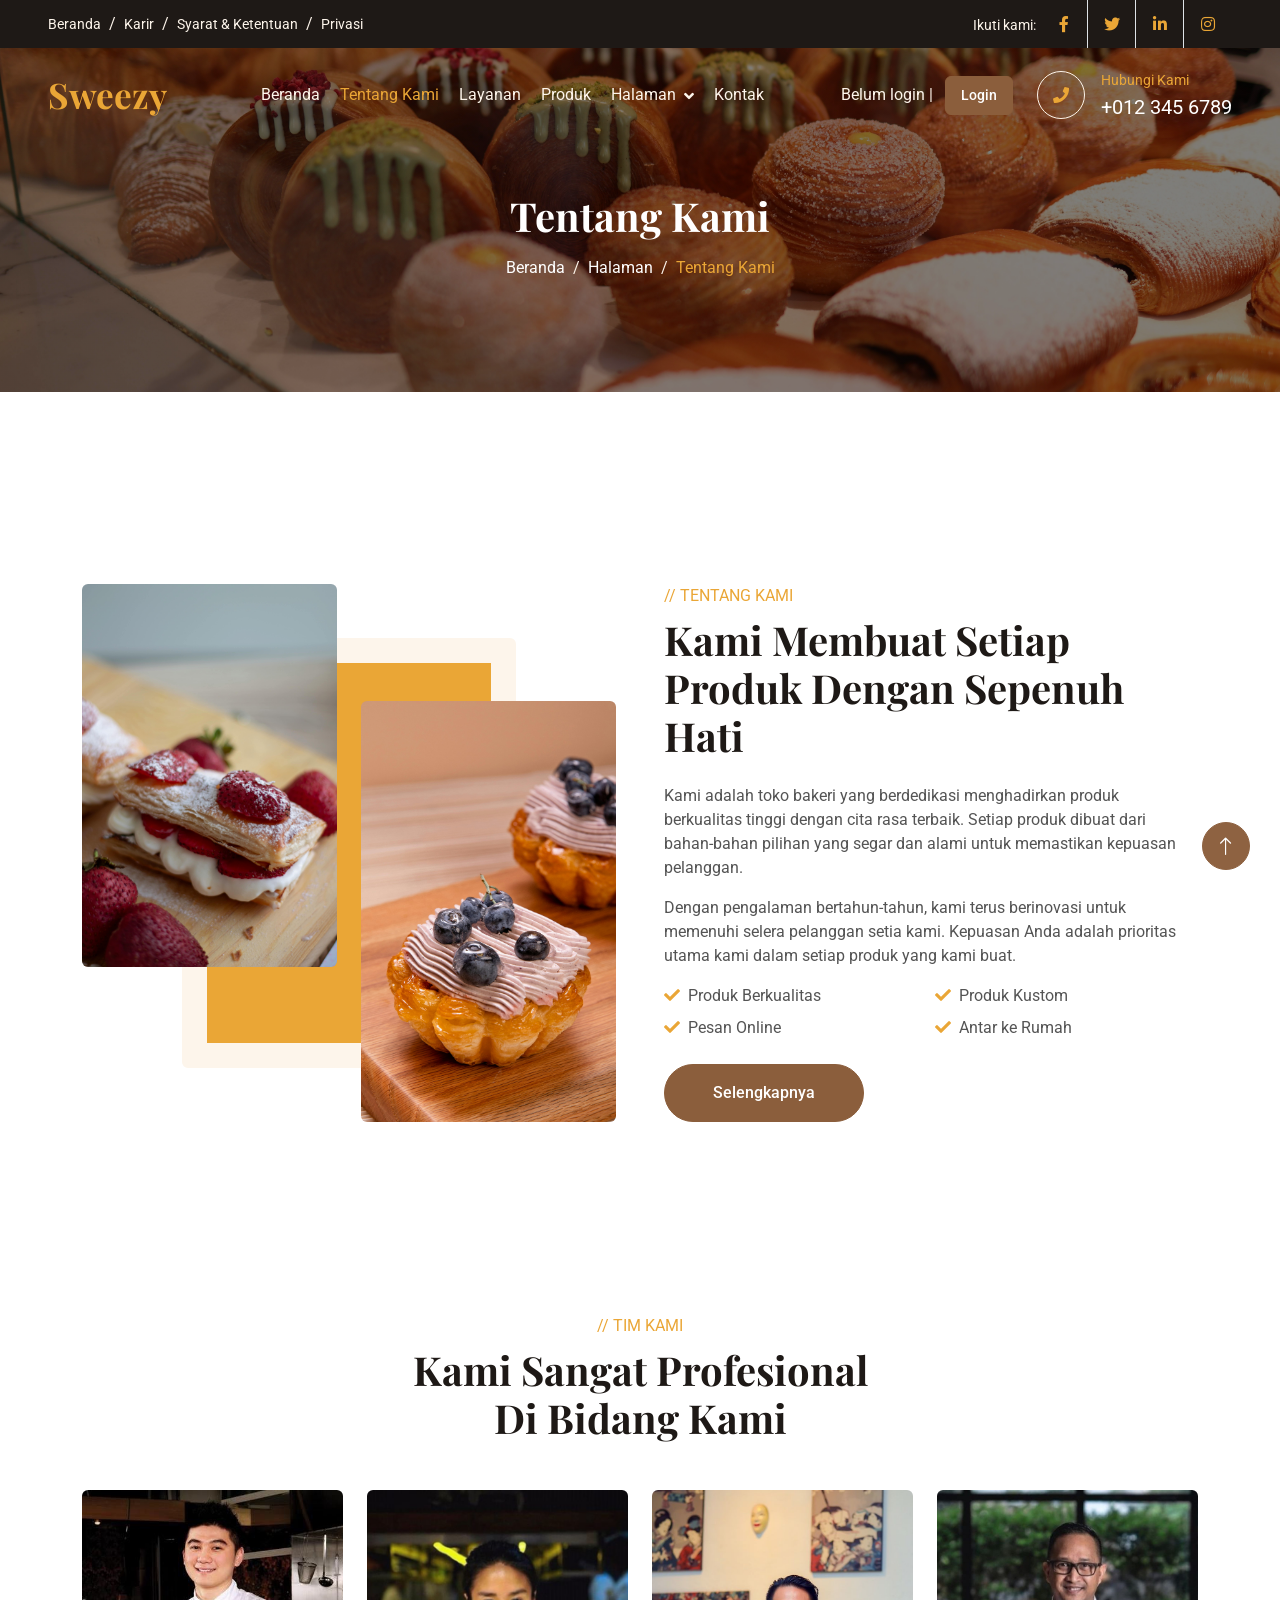
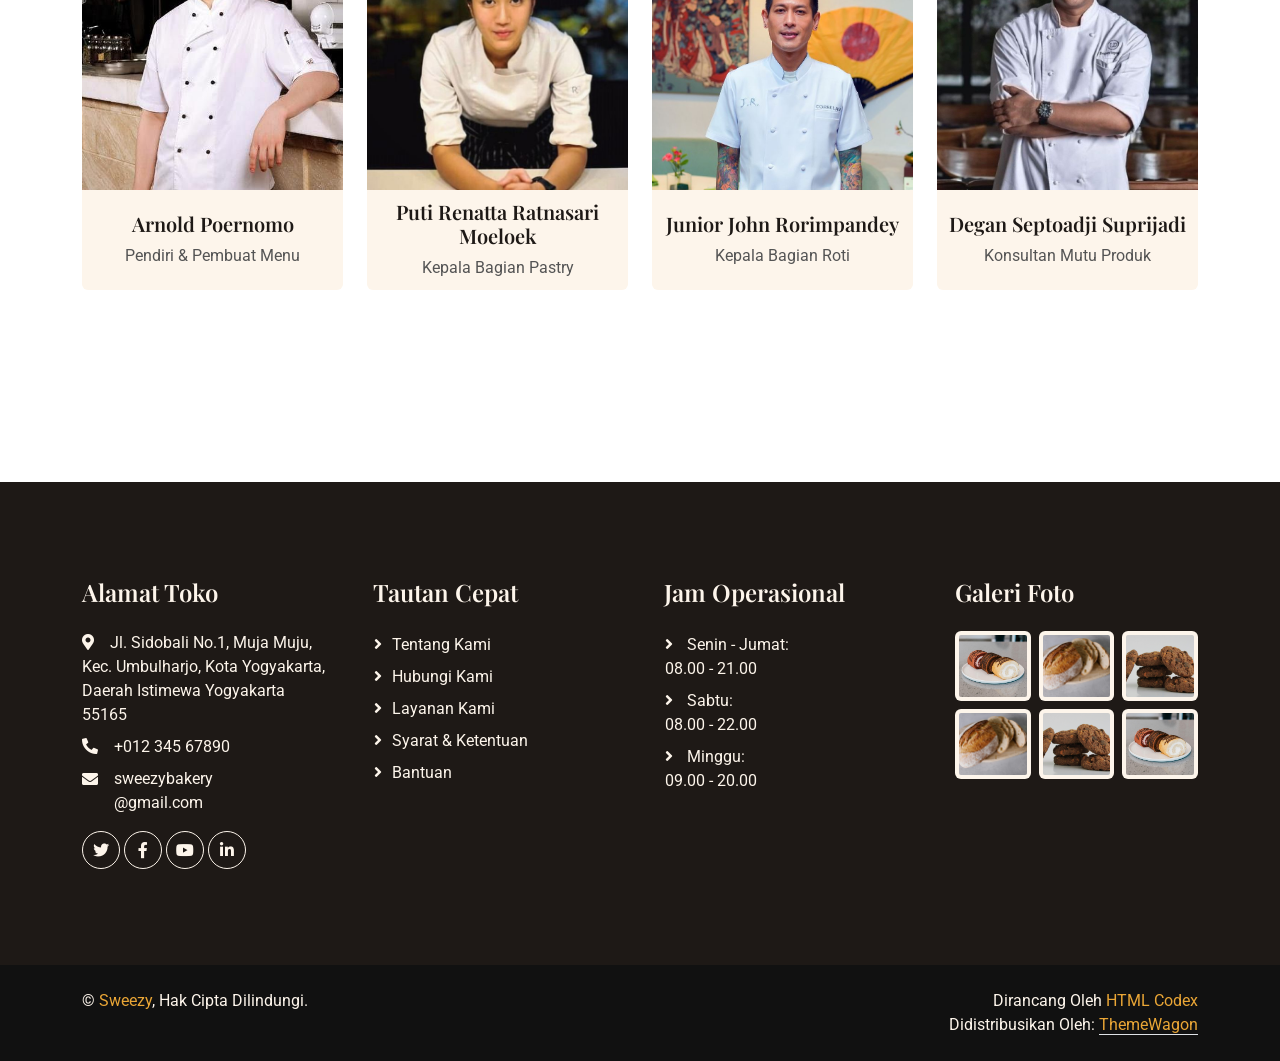
<file: about.html>
<!DOCTYPE html>
<html lang="id">

<head>
    <meta charset="utf-8">
    <title>Sweezy - Manis Di Setiap Gigitan</title>
    <meta content="width=device-width, initial-scale=1.0" name="viewport">
    <meta content="" name="keywords">
    <meta content="" name="description">

    <!-- Favicon -->
    <link href="img/favicon.ico" rel="icon">

    <!-- Google Web Fonts -->
    <link rel="preconnect" href="https://fonts.googleapis.com">
    <link rel="preconnect" href="https://fonts.gstatic.com" crossorigin>
    <link href="https://fonts.googleapis.com/css2?family=Roboto:wght@400;500&family=Playfair+Display:wght@600;700&display=swap" rel="stylesheet"> 

    <!-- Icon Font Stylesheet -->
    <link href="https://cdnjs.cloudflare.com/ajax/libs/font-awesome/5.10.0/css/all.min.css" rel="stylesheet">
    <link href="https://cdn.jsdelivr.net/npm/bootstrap-icons@1.4.1/font/bootstrap-icons.css" rel="stylesheet">

    <!-- Libraries Stylesheet -->
    <link href="lib/animate/animate.min.css" rel="stylesheet">
    <link href="lib/owlcarousel/assets/owl.carousel.min.css" rel="stylesheet">

    <!-- Customized Bootstrap Stylesheet -->
    <link href="css/bootstrap.min.css" rel="stylesheet">

    <!-- Template Stylesheet -->
    <link href="css/style.css" rel="stylesheet">
</head>

<body>
    <!-- Spinner Start -->
    <div id="spinner" class="show bg-white position-fixed translate-middle w-100 vh-100 top-50 start-50 d-flex align-items-center justify-content-center">
        <div class="spinner-grow text-primary" role="status"></div>
    </div>
    <!-- Spinner End -->


    <!-- Topbar Start -->
    <div class="container-fluid top-bar bg-dark text-light px-0 wow fadeIn" data-wow-delay="0.1s">
        <div class="row gx-0 align-items-center d-none d-lg-flex">
            <div class="col-lg-6 px-5 text-start">
                <ol class="breadcrumb mb-0">
                    <li class="breadcrumb-item"><a class="small text-light" href="#">Beranda</a></li>
                    <li class="breadcrumb-item"><a class="small text-light" href="#">Karir</a></li>
                    <li class="breadcrumb-item"><a class="small text-light" href="#">Syarat & Ketentuan</a></li>
                    <li class="breadcrumb-item"><a class="small text-light" href="#">Privasi</a></li>
                </ol>
            </div>
            <div class="col-lg-6 px-5 text-end">
                <small>Ikuti kami:</small>
                <div class="h-100 d-inline-flex align-items-center">
                    <a class="btn-lg-square text-primary border-end rounded-0" href=""><i class="fab fa-facebook-f"></i></a>
                    <a class="btn-lg-square text-primary border-end rounded-0" href=""><i class="fab fa-twitter"></i></a>
                    <a class="btn-lg-square text-primary border-end rounded-0" href=""><i class="fab fa-linkedin-in"></i></a>
                    <a class="btn-lg-square text-primary pe-0" href=""><i class="fab fa-instagram"></i></a>
                </div>
            </div>
        </div>
    </div>
    <!-- Topbar End -->


    <!-- Navbar Start -->
    <nav class="navbar navbar-expand-lg navbar-dark fixed-top py-lg-0 px-lg-5 wow fadeIn" data-wow-delay="0.1s">
        <a href="index.html" class="navbar-brand ms-4 ms-lg-0">
            <h1 class="text-primary m-0">Sweezy</h1>
        </a>
        <button type="button" class="navbar-toggler me-4" data-bs-toggle="collapse" data-bs-target="#navbarCollapse">
            <span class="navbar-toggler-icon"></span>
        </button>
        <div class="collapse navbar-collapse" id="navbarCollapse">
            <div class="navbar-nav mx-auto p-4 p-lg-0">
                <a href="index.html" class="nav-item nav-link">Beranda</a>
                <a href="about.html" class="nav-item nav-link active">Tentang Kami</a>
                <a href="service.html" class="nav-item nav-link">Layanan</a>
                <a href="product.html" class="nav-item nav-link">Produk</a>
                <div class="nav-item dropdown">
                    <a href="#" class="nav-link dropdown-toggle" data-bs-toggle="dropdown">Halaman</a>
                    <div class="dropdown-menu m-0">
                        <a href="team.html" class="dropdown-item">Tim Kami</a>
                        <a href="testimonial.html" class="dropdown-item">Testimoni</a>
                        <a href="404.html" class="dropdown-item">Halaman 404</a>
                    </div>
                </div>
                <a href="contact.html" class="nav-item nav-link">Kontak</a>
            </div>
            <div class="d-none d-lg-flex align-items-center">
                <div id="authArea" class="me-4"></div>
                <div class="flex-shrink-0 btn-lg-square border border-light rounded-circle">
                    <i class="fa fa-phone text-primary"></i>
                </div>
                <div class="ps-3">
                    <small class="text-primary mb-0">Hubungi Kami</small>
                    <p class="text-light fs-5 mb-0">+012 345 6789</p>
                </div>
            </div>
        </div>
    </nav>
    <!-- Navbar End -->


    <!-- Page Header Start -->
    <div class="container-fluid page-header py-6 wow fadeIn" data-wow-delay="0.1s">
        <div class="container text-center pt-5 pb-3">
            <h1 class="display-4 text-white animated slideInDown mb-3">Tentang Kami</h1>
            <nav aria-label="breadcrumb animated slideInDown">
                <ol class="breadcrumb justify-content-center mb-0">
                    <li class="breadcrumb-item"><a class="text-white" href="#">Beranda</a></li>
                    <li class="breadcrumb-item"><a class="text-white" href="#">Halaman</a></li>
                    <li class="breadcrumb-item text-primary active" aria-current="page">Tentang Kami</li>
                </ol>
            </nav>
        </div>
    </div>
    <!-- Page Header End -->


    <!-- About Start -->
    <div class="container-xxl py-6">
        <div class="container">
            <div class="row g-5">
                <div class="col-lg-6 wow fadeInUp" data-wow-delay="0.1s">
                    <div class="row img-twice position-relative h-100">
                        <div class="col-6">
                            <img class="img-fluid rounded" src="img/about-1.jpg" alt="">
                        </div>
                        <div class="col-6 align-self-end">
                            <img class="img-fluid rounded" src="img/about-2.jpg" alt="">
                        </div>
                    </div>
                </div>
                <div class="col-lg-6 wow fadeInUp" data-wow-delay="0.5s">
                    <div class="h-100">
                        <p class="text-primary text-uppercase mb-2">// Tentang Kami</p>
                        <h1 class="display-6 mb-4">Kami Membuat Setiap Produk Dengan Sepenuh Hati</h1>
                        <p>Kami adalah toko bakeri yang berdedikasi menghadirkan produk berkualitas tinggi dengan cita rasa terbaik. Setiap produk dibuat dari bahan-bahan pilihan yang segar dan alami untuk memastikan kepuasan pelanggan.</p>
                        <p>Dengan pengalaman bertahun-tahun, kami terus berinovasi untuk memenuhi selera pelanggan setia kami. Kepuasan Anda adalah prioritas utama kami dalam setiap produk yang kami buat.</p>
                        <div class="row g-2 mb-4">
                            <div class="col-sm-6">
                                <i class="fa fa-check text-primary me-2"></i>Produk Berkualitas
                            </div>
                            <div class="col-sm-6">
                                <i class="fa fa-check text-primary me-2"></i>Produk Kustom
                            </div>
                            <div class="col-sm-6">
                                <i class="fa fa-check text-primary me-2"></i>Pesan Online
                            </div>
                            <div class="col-sm-6">
                                <i class="fa fa-check text-primary me-2"></i>Antar ke Rumah
                            </div>
                        </div>
                        <a class="btn btn-primary rounded-pill py-3 px-5" href="">Selengkapnya</a>
                    </div>
                </div>
            </div>
        </div>
    </div>
    <!-- About End -->


    <!-- Team Start -->
    <div class="container-xxl py-6">
        <div class="container">
            <div class="text-center mx-auto mb-5 wow fadeInUp" data-wow-delay="0.1s" style="max-width: 500px;">
                <p class="text-primary text-uppercase mb-2">// Tim Kami</p>
                <h1 class="display-6 mb-4">Kami Sangat Profesional Di Bidang Kami</h1>
            </div>
            <div class="row g-4">
                <div class="col-lg-3 col-md-6 wow fadeInUp" data-wow-delay="0.1s">
                    <div class="team-item text-center rounded overflow-hidden">
                        <img class="img-fluid" src="img/team-1.jpg" alt="">
                        <div class="team-text">
                            <div class="team-title">
                                <h5>Arnold Poernomo</h5>
                                <span>Pendiri & Pembuat Menu</span>
                            </div>
                            <div class="team-social">
                                <a class="btn btn-square btn-light rounded-circle" href=""><i class="fab fa-facebook-f"></i></a>
                                <a class="btn btn-square btn-light rounded-circle" href=""><i class="fab fa-twitter"></i></a>
                                <a class="btn btn-square btn-light rounded-circle" href=""><i class="fab fa-instagram"></i></a>
                            </div>
                        </div>
                    </div>
                </div>
                <div class="col-lg-3 col-md-6 wow fadeInUp" data-wow-delay="0.3s">
                    <div class="team-item text-center rounded overflow-hidden">
                        <img class="img-fluid" src="img/team-2.jpg" alt="">
                        <div class="team-text">
                            <div class="team-title">
                                <h5>Puti Renatta Ratnasari Moeloek</h5>
                                <span>Kepala Bagian Pastry</span>
                            </div>
                            <div class="team-social">
                                <a class="btn btn-square btn-light rounded-circle" href=""><i class="fab fa-facebook-f"></i></a>
                                <a class="btn btn-square btn-light rounded-circle" href=""><i class="fab fa-twitter"></i></a>
                                <a class="btn btn-square btn-light rounded-circle" href=""><i class="fab fa-instagram"></i></a>
                            </div>
                        </div>
                    </div>
                </div>
                <div class="col-lg-3 col-md-6 wow fadeInUp" data-wow-delay="0.5s">
                    <div class="team-item text-center rounded overflow-hidden">
                        <img class="img-fluid" src="img/team-3.jpg" alt="">
                        <div class="team-text">
                            <div class="team-title">
                                <h5>Junior John Rorimpandey</h5>
                                <span>Kepala Bagian Roti</span>
                            </div>
                            <div class="team-social">
                                <a class="btn btn-square btn-light rounded-circle" href=""><i class="fab fa-facebook-f"></i></a>
                                <a class="btn btn-square btn-light rounded-circle" href=""><i class="fab fa-twitter"></i></a>
                                <a class="btn btn-square btn-light rounded-circle" href=""><i class="fab fa-instagram"></i></a>
                            </div>
                        </div>
                    </div>
                </div>
                <div class="col-lg-3 col-md-6 wow fadeInUp" data-wow-delay="0.7s">
                    <div class="team-item text-center rounded overflow-hidden">
                        <img class="img-fluid" src="img/team-4.jpg" alt="">
                        <div class="team-text">
                            <div class="team-title">
                                <h5>Degan Septoadji Suprijadi</h5>
                                <span>Konsultan Mutu Produk</span>
                            </div>
                            <div class="team-social">
                                <a class="btn btn-square btn-light rounded-circle" href=""><i class="fab fa-facebook-f"></i></a>
                                <a class="btn btn-square btn-light rounded-circle" href=""><i class="fab fa-twitter"></i></a>
                                <a class="btn btn-square btn-light rounded-circle" href=""><i class="fab fa-instagram"></i></a>
                            </div>
                        </div>
                    </div>
                </div>
            </div>
        </div>
    </div>
    <!-- Team End -->


    <!-- Footer Start -->
    <div class="container-fluid bg-dark text-light footer my-6 mb-0 py-5 wow fadeIn" data-wow-delay="0.1s">
        <div class="container py-5">
            <div class="row g-5">
                <div class="col-lg-3 col-md-6">
                    <h4 class="text-light mb-4">Alamat Toko</h4>
                    <p class="mb-2"><i class="fa fa-map-marker-alt me-3"></i>Jl. Sidobali No.1, Muja Muju, Kec. Umbulharjo, Kota Yogyakarta, Daerah Istimewa Yogyakarta 55165</p>
                    <p class="mb-2"><i class="fa fa-phone-alt me-3"></i>+012 345 67890</p>
                    <p class="mb-2 d-flex">
                        <i class="fa fa-envelope me-3 mt-1"></i>
                        <span>
                            sweezybakery<br>@gmail.com
                        </span>
                    </p>
                    <div class="d-flex pt-2">
                        <a class="btn btn-square btn-outline-light rounded-circle me-1" href=""><i class="fab fa-twitter"></i></a>
                        <a class="btn btn-square btn-outline-light rounded-circle me-1" href=""><i class="fab fa-facebook-f"></i></a>
                        <a class="btn btn-square btn-outline-light rounded-circle me-1" href=""><i class="fab fa-youtube"></i></a>
                        <a class="btn btn-square btn-outline-light rounded-circle me-0" href=""><i class="fab fa-linkedin-in"></i></a>
                    </div>
                </div>
                <div class="col-lg-3 col-md-6">
                    <h4 class="text-light mb-4">Tautan Cepat</h4>
                    <a class="btn btn-link" href="">Tentang Kami</a>
                    <a class="btn btn-link" href="">Hubungi Kami</a>
                    <a class="btn btn-link" href="">Layanan Kami</a>
                    <a class="btn btn-link" href="">Syarat & Ketentuan</a>
                    <a class="btn btn-link" href="">Bantuan</a>
                </div>
                <div class="col-lg-3 col-md-6">
                    <h4 class="text-light mb-4">Jam Operasional</h4>
                    <a class="btn btn-link">
                        Senin - Jumat:<br>
                        08.00 - 21.00
                    </a>
                    <a class="btn btn-link">
                        Sabtu:<br>
                        08.00 - 22.00
                    </a>
                    <a class="btn btn-link">
                        Minggu:<br>
                        09.00 - 20.00
                    </a>
                </div>
                <div class="col-lg-3 col-md-6">
                    <h4 class="text-light mb-4">Galeri Foto</h4>
                    <div class="row g-2">
                        <div class="col-4">
                            <img class="img-fluid bg-light rounded p-1" src="img/product-1.jpg" alt="Gambar">
                        </div>
                        <div class="col-4">
                            <img class="img-fluid bg-light rounded p-1" src="img/product-2.jpg" alt="Gambar">
                        </div>
                        <div class="col-4">
                            <img class="img-fluid bg-light rounded p-1" src="img/product-3.jpg" alt="Gambar">
                        </div>
                        <div class="col-4">
                            <img class="img-fluid bg-light rounded p-1" src="img/product-2.jpg" alt="Gambar">
                        </div>
                        <div class="col-4">
                            <img class="img-fluid bg-light rounded p-1" src="img/product-3.jpg" alt="Gambar">
                        </div>
                        <div class="col-4">
                            <img class="img-fluid bg-light rounded p-1" src="img/product-1.jpg" alt="Gambar">
                        </div>
                    </div>
                </div>
            </div>
        </div>
    </div>
    <!-- Footer End -->


    <!-- Copyright Start -->
    <div class="container-fluid copyright text-light py-4 wow fadeIn" data-wow-delay="0.1s">
        <div class="container">
            <div class="row">
                <div class="col-md-6 text-center text-md-start mb-3 mb-md-0">
                    &copy; <a href="#">Sweezy</a>, Hak Cipta Dilindungi.
                </div>
                <div class="col-md-6 text-center text-md-end">
                    Dirancang Oleh <a href="https://htmlcodex.com">HTML Codex</a>
                    <br>Didistribusikan Oleh: <a class="border-bottom" href="https://themewagon.com" target="_blank">ThemeWagon</a>
                </div>
            </div>
        </div>
    </div>
    <!-- Copyright End -->


    <!-- Back to Top -->
    <a href="#" class="btn btn-lg btn-primary btn-lg-square rounded-circle back-to-top"><i class="bi bi-arrow-up"></i></a>


    <!-- JavaScript Libraries -->
    <script src="https://code.jquery.com/jquery-3.4.1.min.js"></script>
    <script src="https://cdn.jsdelivr.net/npm/bootstrap@5.0.0/dist/js/bootstrap.bundle.min.js"></script>
    <script src="lib/wow/wow.min.js"></script>
    <script src="lib/easing/easing.min.js"></script>
    <script src="lib/waypoints/waypoints.min.js"></script>
    <script src="lib/counterup/counterup.min.js"></script>
    <script src="lib/owlcarousel/owl.carousel.min.js"></script>

    <!-- Template Javascript -->
    <script src="js/main.js"></script>
    <script src="login/js/welcome.js"></script>
</body>

</html>
</file>
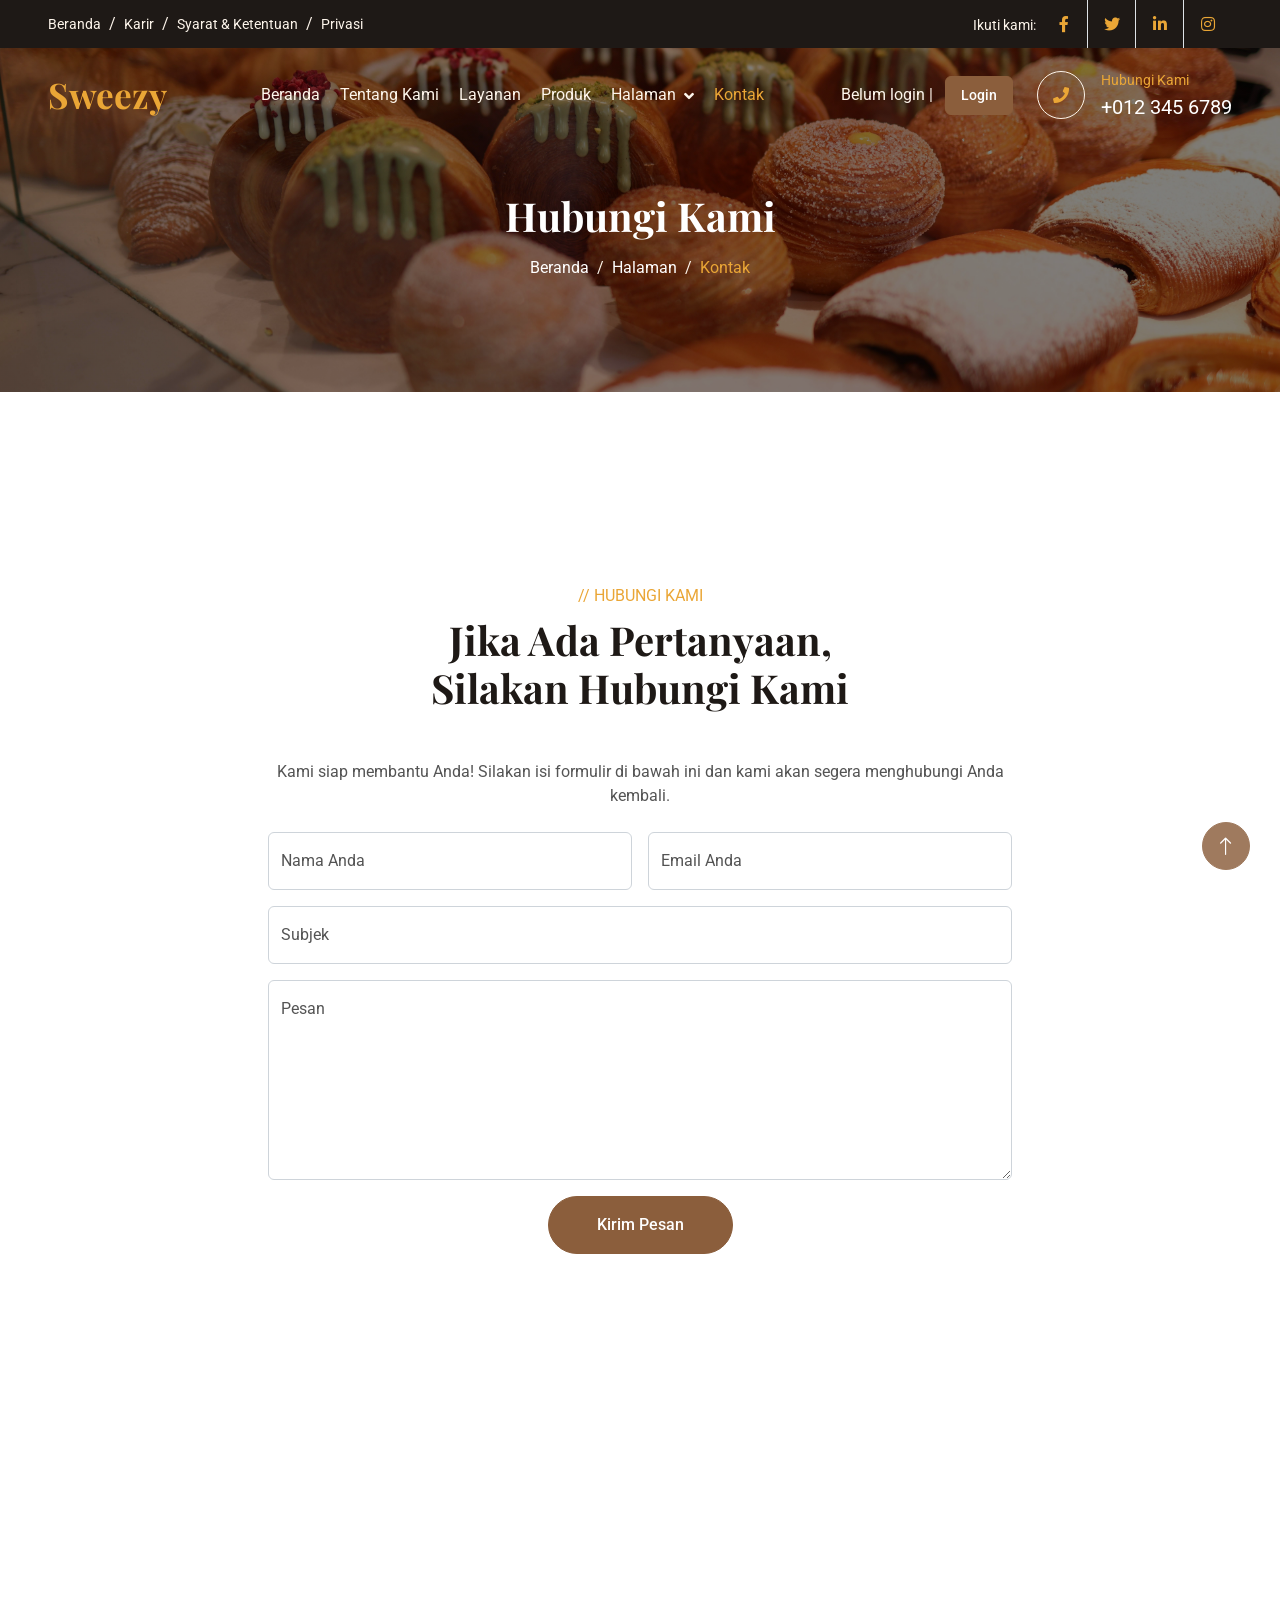
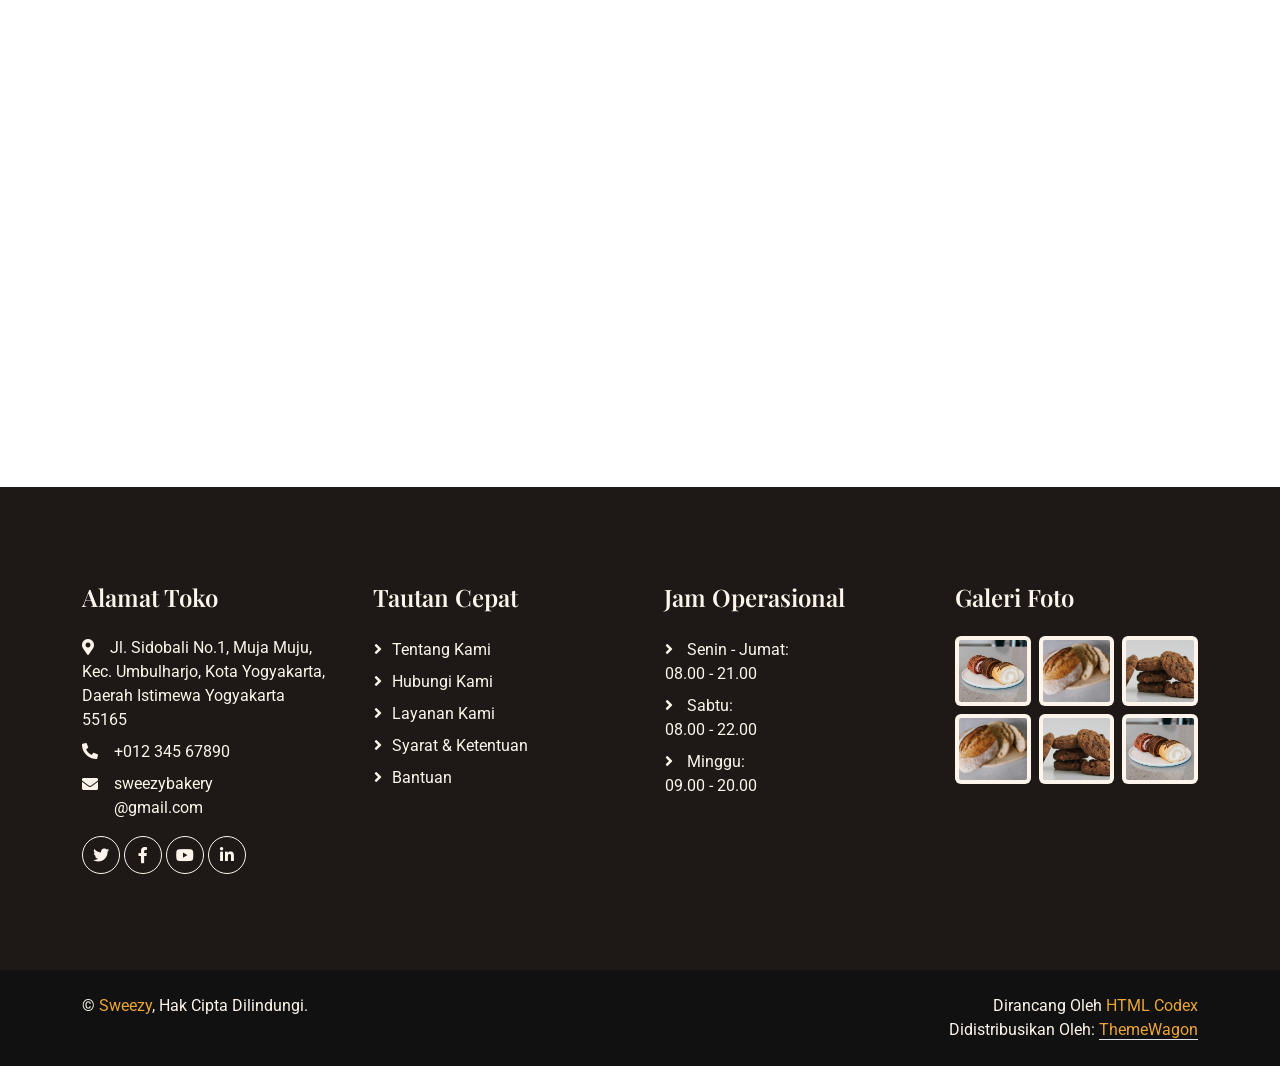
<file: contact.html>
<!DOCTYPE html>
<html lang="id">

<head>
    <meta charset="utf-8">
    <title>Sweezy - Manis Di Setiap Gigitan</title>
    <meta content="width=device-width, initial-scale=1.0" name="viewport">
    <meta content="" name="keywords">
    <meta content="" name="description">

    <!-- Favicon -->
    <link href="img/favicon.ico" rel="icon">

    <!-- Google Web Fonts -->
    <link rel="preconnect" href="https://fonts.googleapis.com">
    <link rel="preconnect" href="https://fonts.gstatic.com" crossorigin>
    <link href="https://fonts.googleapis.com/css2?family=Roboto:wght@400;500&family=Playfair+Display:wght@600;700&display=swap" rel="stylesheet"> 

    <!-- Icon Font Stylesheet -->
    <link href="https://cdnjs.cloudflare.com/ajax/libs/font-awesome/5.10.0/css/all.min.css" rel="stylesheet">
    <link href="https://cdn.jsdelivr.net/npm/bootstrap-icons@1.4.1/font/bootstrap-icons.css" rel="stylesheet">

    <!-- Libraries Stylesheet -->
    <link href="lib/animate/animate.min.css" rel="stylesheet">
    <link href="lib/owlcarousel/assets/owl.carousel.min.css" rel="stylesheet">

    <!-- Customized Bootstrap Stylesheet -->
    <link href="css/bootstrap.min.css" rel="stylesheet">

    <!-- Template Stylesheet -->
    <link href="css/style.css" rel="stylesheet">
</head>

<body>
    <!-- Spinner Start -->
    <div id="spinner" class="show bg-white position-fixed translate-middle w-100 vh-100 top-50 start-50 d-flex align-items-center justify-content-center">
        <div class="spinner-grow text-primary" role="status"></div>
    </div>
    <!-- Spinner End -->


    <!-- Topbar Start -->
    <div class="container-fluid top-bar bg-dark text-light px-0 wow fadeIn" data-wow-delay="0.1s">
        <div class="row gx-0 align-items-center d-none d-lg-flex">
            <div class="col-lg-6 px-5 text-start">
                <ol class="breadcrumb mb-0">
                    <li class="breadcrumb-item"><a class="small text-light" href="#">Beranda</a></li>
                    <li class="breadcrumb-item"><a class="small text-light" href="#">Karir</a></li>
                    <li class="breadcrumb-item"><a class="small text-light" href="#">Syarat & Ketentuan</a></li>
                    <li class="breadcrumb-item"><a class="small text-light" href="#">Privasi</a></li>
                </ol>
            </div>
            <div class="col-lg-6 px-5 text-end">
                <small>Ikuti kami:</small>
                <div class="h-100 d-inline-flex align-items-center">
                    <a class="btn-lg-square text-primary border-end rounded-0" href=""><i class="fab fa-facebook-f"></i></a>
                    <a class="btn-lg-square text-primary border-end rounded-0" href=""><i class="fab fa-twitter"></i></a>
                    <a class="btn-lg-square text-primary border-end rounded-0" href=""><i class="fab fa-linkedin-in"></i></a>
                    <a class="btn-lg-square text-primary pe-0" href=""><i class="fab fa-instagram"></i></a>
                </div>
            </div>
        </div>
    </div>
    <!-- Topbar End -->


    <!-- Navbar Start -->
    <nav class="navbar navbar-expand-lg navbar-dark fixed-top py-lg-0 px-lg-5 wow fadeIn" data-wow-delay="0.1s">
        <a href="index.html" class="navbar-brand ms-4 ms-lg-0">
            <h1 class="text-primary m-0">Sweezy</h1>
        </a>
        <button type="button" class="navbar-toggler me-4" data-bs-toggle="collapse" data-bs-target="#navbarCollapse">
            <span class="navbar-toggler-icon"></span>
        </button>
        <div class="collapse navbar-collapse" id="navbarCollapse">
            <div class="navbar-nav mx-auto p-4 p-lg-0">
                <a href="index.html" class="nav-item nav-link">Beranda</a>
                <a href="about.html" class="nav-item nav-link">Tentang Kami</a>
                <a href="service.html" class="nav-item nav-link">Layanan</a>
                <a href="product.html" class="nav-item nav-link">Produk</a>
                <div class="nav-item dropdown">
                    <a href="#" class="nav-link dropdown-toggle" data-bs-toggle="dropdown">Halaman</a>
                    <div class="dropdown-menu m-0">
                        <a href="team.html" class="dropdown-item">Tim Kami</a>
                        <a href="testimonial.html" class="dropdown-item">Testimoni</a>
                        <a href="404.html" class="dropdown-item">Halaman 404</a>
                    </div>
                </div>
                <a href="contact.html" class="nav-item nav-link active">Kontak</a>
            </div>
            <div class="d-none d-lg-flex align-items-center">
                <div id="authArea" class="me-4"></div>
                <div class="flex-shrink-0 btn-lg-square border border-light rounded-circle">
                    <i class="fa fa-phone text-primary"></i>
                </div>
                <div class="ps-3">
                    <small class="text-primary mb-0">Hubungi Kami</small>
                    <p class="text-light fs-5 mb-0">+012 345 6789</p>
                </div>
            </div>
        </div>
    </nav>
    <!-- Navbar End -->


    <!-- Page Header Start -->
    <div class="container-fluid page-header py-6 wow fadeIn" data-wow-delay="0.1s">
        <div class="container text-center pt-5 pb-3">
            <h1 class="display-4 text-white animated slideInDown mb-3">Hubungi Kami</h1>
            <nav aria-label="breadcrumb animated slideInDown">
                <ol class="breadcrumb justify-content-center mb-0">
                    <li class="breadcrumb-item"><a class="text-white" href="#">Beranda</a></li>
                    <li class="breadcrumb-item"><a class="text-white" href="#">Halaman</a></li>
                    <li class="breadcrumb-item text-primary active" aria-current="page">Kontak</li>
                </ol>
            </nav>
        </div>
    </div>
    <!-- Page Header End -->


    <!-- Contact Start -->
    <div class="container-xxl py-6">
        <div class="container">
            <div class="text-center mx-auto mb-5 wow fadeInUp" data-wow-delay="0.1s" style="max-width: 500px;">
                <p class="text-primary text-uppercase mb-2">// Hubungi Kami</p>
                <h1 class="display-6 mb-4">Jika Ada Pertanyaan, Silakan Hubungi Kami</h1>
            </div>
            <div class="row g-0 justify-content-center">
                <div class="col-lg-8 wow fadeInUp" data-wow-delay="0.1s">
                    <p class="text-center mb-4">Kami siap membantu Anda! Silakan isi formulir di bawah ini dan kami akan segera menghubungi Anda kembali.</p>
                    <form>
                        <div class="row g-3">
                            <div class="col-md-6">
                                <div class="form-floating">
                                    <input type="text" class="form-control" id="name" placeholder="Nama Anda">
                                    <label for="name">Nama Anda</label>
                                </div>
                            </div>
                            <div class="col-md-6">
                                <div class="form-floating">
                                    <input type="email" class="form-control" id="email" placeholder="Email Anda">
                                    <label for="email">Email Anda</label>
                                </div>
                            </div>
                            <div class="col-12">
                                <div class="form-floating">
                                    <input type="text" class="form-control" id="subject" placeholder="Subjek">
                                    <label for="subject">Subjek</label>
                                </div>
                            </div>
                            <div class="col-12">
                                <div class="form-floating">
                                    <textarea class="form-control" placeholder="Tulis pesan Anda di sini" id="message" style="height: 200px"></textarea>
                                    <label for="message">Pesan</label>
                                </div>
                            </div>
                            <div class="col-12 text-center">
                                <button class="btn btn-primary rounded-pill py-3 px-5" type="submit">Kirim Pesan</button>
                            </div>
                        </div>
                    </form>
                </div>
            </div>
        </div>
    </div>
    <!-- Contact End -->


    <!-- Google Map Start -->
    <div class="container-xxl py-6 px-0 wow fadeInUp" data-wow-delay="0.1s">
        <iframe class="w-100 mb-n2" style="height: 450px;"
            src="https://www.google.com/maps/embed?pb=!1m18!1m12!1m3!1d3952.8996319272683!2d110.39281007535584!3d-7.80044999221979!2m3!1f0!2f0!3f0!3m2!1i1024!2i768!4f13.1!3m3!1m2!1s0x2e7a57669d43fe55%3A0x75fae1bb400d4da5!2sSMA%20Negeri%208%20Yogyakarta!5e0!3m2!1sen!2sid!4v1779942100838!5m2!1sen!2sid" width="600"
            frameborder="0" allowfullscreen="" aria-hidden="false" tabindex="0"></iframe>
    </div>
    <!-- Google Map End -->


    <!-- Footer Start -->
    <div class="container-fluid bg-dark text-light footer my-6 mb-0 py-5 wow fadeIn" data-wow-delay="0.1s">
        <div class="container py-5">
            <div class="row g-5">
                <div class="col-lg-3 col-md-6">
                    <h4 class="text-light mb-4">Alamat Toko</h4>
                    <p class="mb-2"><i class="fa fa-map-marker-alt me-3"></i>Jl. Sidobali No.1, Muja Muju, Kec. Umbulharjo, Kota Yogyakarta, Daerah Istimewa Yogyakarta 55165</p>
                    <p class="mb-2"><i class="fa fa-phone-alt me-3"></i>+012 345 67890</p>
                    <p class="mb-2 d-flex">
                        <i class="fa fa-envelope me-3 mt-1"></i>
                        <span>
                            sweezybakery<br>@gmail.com
                        </span>
                    </p>
                    <div class="d-flex pt-2">
                        <a class="btn btn-square btn-outline-light rounded-circle me-1" href=""><i class="fab fa-twitter"></i></a>
                        <a class="btn btn-square btn-outline-light rounded-circle me-1" href=""><i class="fab fa-facebook-f"></i></a>
                        <a class="btn btn-square btn-outline-light rounded-circle me-1" href=""><i class="fab fa-youtube"></i></a>
                        <a class="btn btn-square btn-outline-light rounded-circle me-0" href=""><i class="fab fa-linkedin-in"></i></a>
                    </div>
                </div>
                <div class="col-lg-3 col-md-6">
                    <h4 class="text-light mb-4">Tautan Cepat</h4>
                    <a class="btn btn-link" href="">Tentang Kami</a>
                    <a class="btn btn-link" href="">Hubungi Kami</a>
                    <a class="btn btn-link" href="">Layanan Kami</a>
                    <a class="btn btn-link" href="">Syarat & Ketentuan</a>
                    <a class="btn btn-link" href="">Bantuan</a>
                </div>
                <div class="col-lg-3 col-md-6">
                    <h4 class="text-light mb-4">Jam Operasional</h4>
                    <a class="btn btn-link">
                        Senin - Jumat:<br>
                        08.00 - 21.00
                    </a>
                    <a class="btn btn-link">
                        Sabtu:<br>
                        08.00 - 22.00
                    </a>
                    <a class="btn btn-link">
                        Minggu:<br>
                        09.00 - 20.00
                    </a>
                </div>
                <div class="col-lg-3 col-md-6">
                    <h4 class="text-light mb-4">Galeri Foto</h4>
                    <div class="row g-2">
                        <div class="col-4">
                            <img class="img-fluid bg-light rounded p-1" src="img/product-1.jpg" alt="Gambar">
                        </div>
                        <div class="col-4">
                            <img class="img-fluid bg-light rounded p-1" src="img/product-2.jpg" alt="Gambar">
                        </div>
                        <div class="col-4">
                            <img class="img-fluid bg-light rounded p-1" src="img/product-3.jpg" alt="Gambar">
                        </div>
                        <div class="col-4">
                            <img class="img-fluid bg-light rounded p-1" src="img/product-2.jpg" alt="Gambar">
                        </div>
                        <div class="col-4">
                            <img class="img-fluid bg-light rounded p-1" src="img/product-3.jpg" alt="Gambar">
                        </div>
                        <div class="col-4">
                            <img class="img-fluid bg-light rounded p-1" src="img/product-1.jpg" alt="Gambar">
                        </div>
                    </div>
                </div>
            </div>
        </div>
    </div>
    <!-- Footer End -->


    <!-- Copyright Start -->
    <div class="container-fluid copyright text-light py-4 wow fadeIn" data-wow-delay="0.1s">
        <div class="container">
            <div class="row">
                <div class="col-md-6 text-center text-md-start mb-3 mb-md-0">
                    &copy; <a href="#">Sweezy</a>, Hak Cipta Dilindungi.
                </div>
                <div class="col-md-6 text-center text-md-end">
                    Dirancang Oleh <a href="https://htmlcodex.com">HTML Codex</a>
                    <br>Didistribusikan Oleh: <a class="border-bottom" href="https://themewagon.com" target="_blank">ThemeWagon</a>
                </div>
            </div>
        </div>
    </div>
    <!-- Copyright End -->


    <!-- Back to Top -->
    <a href="#" class="btn btn-lg btn-primary btn-lg-square rounded-circle back-to-top"><i class="bi bi-arrow-up"></i></a>


    <!-- JavaScript Libraries -->
    <script src="https://code.jquery.com/jquery-3.4.1.min.js"></script>
    <script src="https://cdn.jsdelivr.net/npm/bootstrap@5.0.0/dist/js/bootstrap.bundle.min.js"></script>
    <script src="lib/wow/wow.min.js"></script>
    <script src="lib/easing/easing.min.js"></script>
    <script src="lib/waypoints/waypoints.min.js"></script>
    <script src="lib/counterup/counterup.min.js"></script>
    <script src="lib/owlcarousel/owl.carousel.min.js"></script>

    <!-- Template Javascript -->
    <script src="js/main.js"></script>
    <script src="login/js/welcome.js"></script>
</body>

</html>
</file>
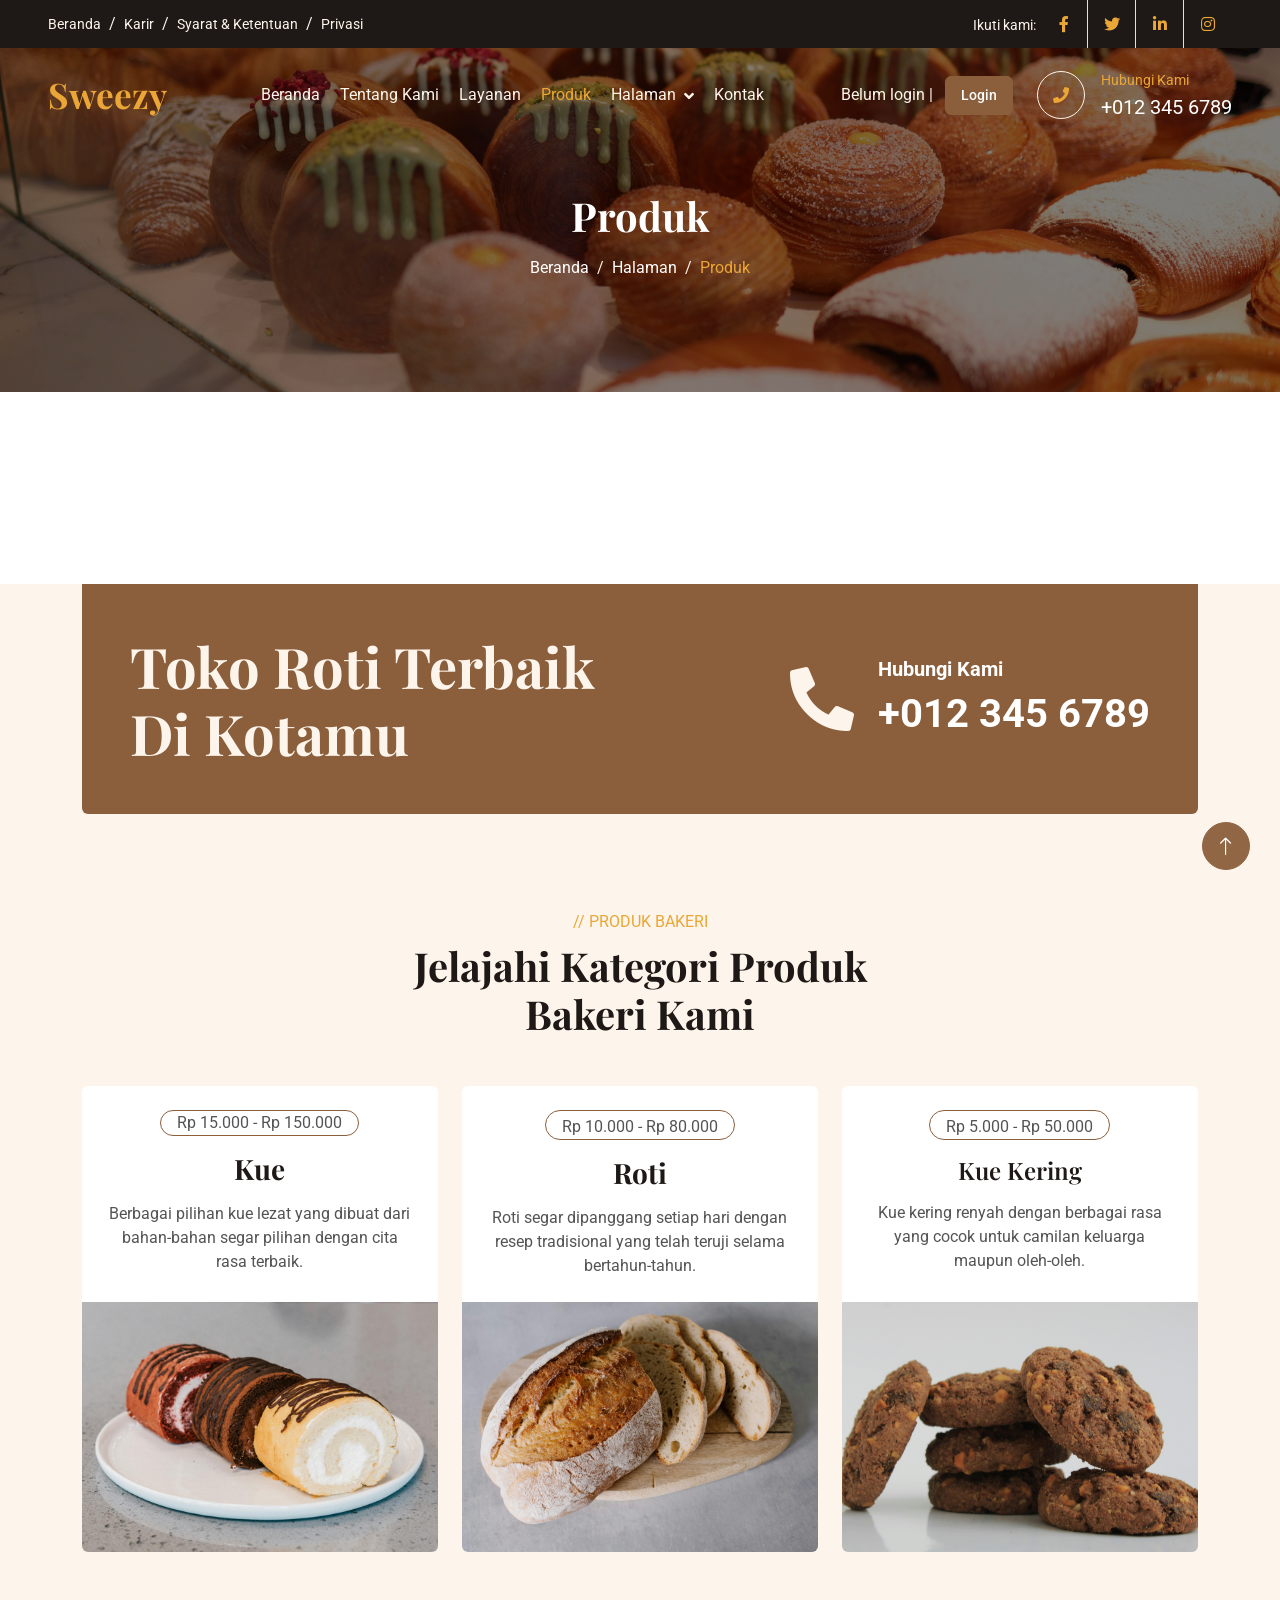
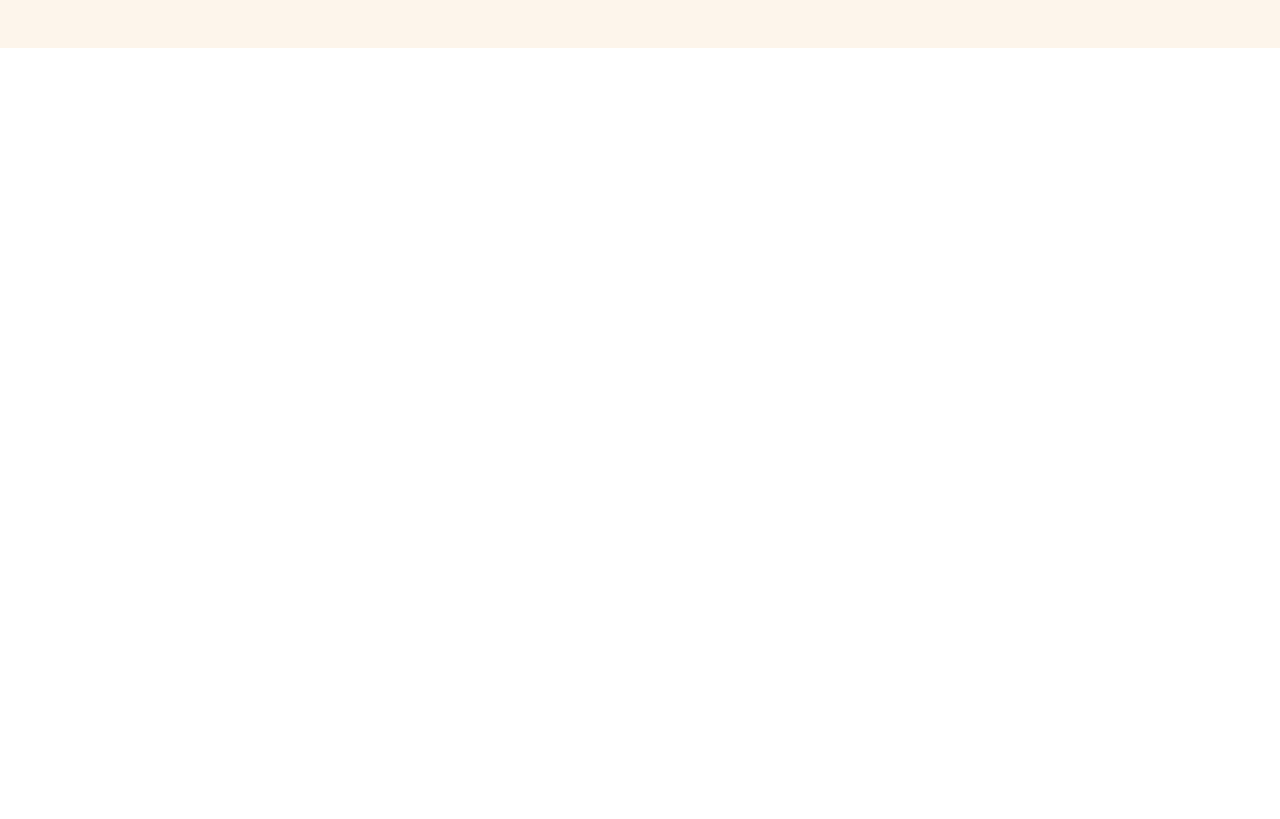
<file: product.html>
<!DOCTYPE html>
<html lang="id">

<head>
    <meta charset="utf-8">
    <title>Sweezy - Manis Di Setiap Gigitan</title>
    <meta content="width=device-width, initial-scale=1.0" name="viewport">
    <meta content="" name="keywords">
    <meta content="" name="description">

    <!-- Favicon -->
    <link href="img/favicon.ico" rel="icon">

    <!-- Google Web Fonts -->
    <link rel="preconnect" href="https://fonts.googleapis.com">
    <link rel="preconnect" href="https://fonts.gstatic.com" crossorigin>
    <link href="https://fonts.googleapis.com/css2?family=Roboto:wght@400;500&family=Playfair+Display:wght@600;700&display=swap" rel="stylesheet"> 

    <!-- Icon Font Stylesheet -->
    <link href="https://cdnjs.cloudflare.com/ajax/libs/font-awesome/5.10.0/css/all.min.css" rel="stylesheet">
    <link href="https://cdn.jsdelivr.net/npm/bootstrap-icons@1.4.1/font/bootstrap-icons.css" rel="stylesheet">

    <!-- Libraries Stylesheet -->
    <link href="lib/animate/animate.min.css" rel="stylesheet">
    <link href="lib/owlcarousel/assets/owl.carousel.min.css" rel="stylesheet">

    <!-- Customized Bootstrap Stylesheet -->
    <link href="css/bootstrap.min.css" rel="stylesheet">

    <!-- Template Stylesheet -->
    <link href="css/style.css" rel="stylesheet">
</head>

<body>
    <!-- Spinner Start -->
    <div id="spinner" class="show bg-white position-fixed translate-middle w-100 vh-100 top-50 start-50 d-flex align-items-center justify-content-center">
        <div class="spinner-grow text-primary" role="status"></div>
    </div>
    <!-- Spinner End -->


    <!-- Topbar Start -->
    <div class="container-fluid top-bar bg-dark text-light px-0 wow fadeIn" data-wow-delay="0.1s">
        <div class="row gx-0 align-items-center d-none d-lg-flex">
            <div class="col-lg-6 px-5 text-start">
                <ol class="breadcrumb mb-0">
                    <li class="breadcrumb-item"><a class="small text-light" href="#">Beranda</a></li>
                    <li class="breadcrumb-item"><a class="small text-light" href="#">Karir</a></li>
                    <li class="breadcrumb-item"><a class="small text-light" href="#">Syarat & Ketentuan</a></li>
                    <li class="breadcrumb-item"><a class="small text-light" href="#">Privasi</a></li>
                </ol>
            </div>
            <div class="col-lg-6 px-5 text-end">
                <small>Ikuti kami:</small>
                <div class="h-100 d-inline-flex align-items-center">
                    <a class="btn-lg-square text-primary border-end rounded-0" href=""><i class="fab fa-facebook-f"></i></a>
                    <a class="btn-lg-square text-primary border-end rounded-0" href=""><i class="fab fa-twitter"></i></a>
                    <a class="btn-lg-square text-primary border-end rounded-0" href=""><i class="fab fa-linkedin-in"></i></a>
                    <a class="btn-lg-square text-primary pe-0" href=""><i class="fab fa-instagram"></i></a>
                </div>
            </div>
        </div>
    </div>
    <!-- Topbar End -->


    <!-- Navbar Start -->
    <nav class="navbar navbar-expand-lg navbar-dark fixed-top py-lg-0 px-lg-5 wow fadeIn" data-wow-delay="0.1s">
        <a href="index.html" class="navbar-brand ms-4 ms-lg-0">
            <h1 class="text-primary m-0">Sweezy</h1>
        </a>
        <button type="button" class="navbar-toggler me-4" data-bs-toggle="collapse" data-bs-target="#navbarCollapse">
            <span class="navbar-toggler-icon"></span>
        </button>
        <div class="collapse navbar-collapse" id="navbarCollapse">
            <div class="navbar-nav mx-auto p-4 p-lg-0">
                <a href="index.html" class="nav-item nav-link">Beranda</a>
                <a href="about.html" class="nav-item nav-link">Tentang Kami</a>
                <a href="service.html" class="nav-item nav-link">Layanan</a>
                <a href="product.html" class="nav-item nav-link active">Produk</a>
                <div class="nav-item dropdown">
                    <a href="#" class="nav-link dropdown-toggle" data-bs-toggle="dropdown">Halaman</a>
                    <div class="dropdown-menu m-0">
                        <a href="team.html" class="dropdown-item">Tim Kami</a>
                        <a href="testimonial.html" class="dropdown-item">Testimoni</a>
                        <a href="404.html" class="dropdown-item">Halaman 404</a>
                    </div>
                </div>
                <a href="contact.html" class="nav-item nav-link">Kontak</a>
            </div>
            <div class="d-none d-lg-flex align-items-center">
                <div id="authArea" class="me-4"></div>
                <div class="flex-shrink-0 btn-lg-square border border-light rounded-circle">
                    <i class="fa fa-phone text-primary"></i>
                </div>
                <div class="ps-3">
                    <small class="text-primary mb-0">Hubungi Kami</small>
                    <p class="text-light fs-5 mb-0">+012 345 6789</p>
                </div>
            </div>
        </div>
    </nav>
    <!-- Navbar End -->


    <!-- Page Header Start -->
    <div class="container-fluid page-header py-6 wow fadeIn" data-wow-delay="0.1s">
        <div class="container text-center pt-5 pb-3">
            <h1 class="display-4 text-white animated slideInDown mb-3">Produk</h1>
            <nav aria-label="breadcrumb animated slideInDown">
                <ol class="breadcrumb justify-content-center mb-0">
                    <li class="breadcrumb-item"><a class="text-white" href="#">Beranda</a></li>
                    <li class="breadcrumb-item"><a class="text-white" href="#">Halaman</a></li>
                    <li class="breadcrumb-item text-primary active" aria-current="page">Produk</li>
                </ol>
            </nav>
        </div>
    </div>
    <!-- Page Header End -->


    <!-- Product Start -->
    <div class="container-xxl bg-light my-6 py-6 pt-0" style="margin: 12rem 0;">
        <div class="container">
            <div class="bg-primary text-light rounded-bottom p-5 my-6 mt-0 wow fadeInUp" data-wow-delay="0.1s">
                <div class="row g-4 align-items-center">
                    <div class="col-lg-6">
                        <h1 class="display-4 text-light mb-0">Toko Roti Terbaik Di Kotamu</h1>
                    </div>
                    <div class="col-lg-6 text-lg-end">
                        <div class="d-inline-flex align-items-center text-start">
                            <i class="fa fa-phone-alt fa-4x flex-shrink-0"></i>
                            <div class="ms-4">
                                <p class="fs-5 fw-bold mb-0">Hubungi Kami</p>
                                <p class="fs-1 fw-bold mb-0">+012 345 6789</p>
                            </div>
                        </div>
                    </div>
                </div>
            </div>
            <div class="text-center mx-auto mb-5 wow fadeInUp" data-wow-delay="0.1s" style="max-width: 500px;">
                <p class="text-primary text-uppercase mb-2">// Produk Bakeri</p>
                <h1 class="display-6 mb-4">Jelajahi Kategori Produk Bakeri Kami</h1>
            </div>
            <div class="row g-4">
                <div class="col-lg-4 col-md-6 wow fadeInUp" data-wow-delay="0.1s">
                    <div class="product-item d-flex flex-column bg-white rounded overflow-hidden h-100">
                        <div class="text-center p-4">
                            <div class="d-inline-block border border-primary rounded-pill px-3 mb-3">Rp 15.000 - Rp 150.000</div>
                            <h3 class="mb-3">Kue</h3>
                            <span>Berbagai pilihan kue lezat yang dibuat dari bahan-bahan segar pilihan dengan cita rasa terbaik.</span>
                        </div>
                        <div class="position-relative mt-auto">
                            <img class="img-fluid" src="img/product-1.jpg" alt="">
                            <div class="product-overlay">
                                <a class="btn btn-lg-square btn-outline-light rounded-circle" href=""><i class="fa fa-eye text-primary"></i></a>
                            </div>
                        </div>
                    </div>
                </div>
                <div class="col-lg-4 col-md-6 wow fadeInUp" data-wow-delay="0.3s">
                    <div class="product-item d-flex flex-column bg-white rounded overflow-hidden h-100">
                        <div class="text-center p-4">
                            <div class="d-inline-block border border-primary rounded-pill pt-1 px-3 mb-3">Rp 10.000 - Rp 80.000</div>
                            <h3 class="mb-3">Roti</h3>
                            <span>Roti segar dipanggang setiap hari dengan resep tradisional yang telah teruji selama bertahun-tahun.</span>
                        </div>
                        <div class="position-relative mt-auto">
                            <img class="img-fluid" src="img/product-2.jpg" alt="">
                            <div class="product-overlay">
                                <a class="btn btn-lg-square btn-outline-light rounded-circle" href=""><i class="fa fa-eye text-primary"></i></a>
                            </div>
                        </div>
                    </div>
                </div>
                <div class="col-lg-4 col-md-6 wow fadeInUp" data-wow-delay="0.5s">
                    <div class="product-item d-flex flex-column bg-white rounded overflow-hidden h-100">
                        <div class="text-center p-4">
                            <div class="d-inline-block border border-primary rounded-pill pt-1 px-3 mb-3">Rp 5.000 - Rp 50.000</div>
                            <h4 class="mb-3">Kue Kering</h4>
                            <span>Kue kering renyah dengan berbagai rasa yang cocok untuk camilan keluarga maupun oleh-oleh.</span>
                        </div>
                        <div class="position-relative mt-auto">
                            <img class="img-fluid" src="img/product-3.jpg" alt="">
                            <div class="product-overlay">
                                <a class="btn btn-lg-square btn-outline-light rounded-circle" href=""><i class="fa fa-eye text-primary"></i></a>
                            </div>
                        </div>
                    </div>
                </div>
            </div>
        </div>
    </div>
    <!-- Product End -->


    <!-- Footer Start -->
    <div class="container-fluid bg-dark text-light footer my-6 mb-0 py-5 wow fadeIn" data-wow-delay="0.1s">
        <div class="container py-5">
            <div class="row g-5">
                <div class="col-lg-3 col-md-6">
                    <h4 class="text-light mb-4">Alamat Toko</h4>
                    <p class="mb-2"><i class="fa fa-map-marker-alt me-3"></i>Jl. Sidobali No.1, Muja Muju, Kec. Umbulharjo, Kota Yogyakarta, Daerah Istimewa Yogyakarta 55165</p>
                    <p class="mb-2"><i class="fa fa-phone-alt me-3"></i>+012 345 67890</p>
                    <p class="mb-2 d-flex">
                        <i class="fa fa-envelope me-3 mt-1"></i>
                        <span>
                            sweezybakery<br>@gmail.com
                        </span>
                    </p>
                    <div class="d-flex pt-2">
                        <a class="btn btn-square btn-outline-light rounded-circle me-1" href=""><i class="fab fa-twitter"></i></a>
                        <a class="btn btn-square btn-outline-light rounded-circle me-1" href=""><i class="fab fa-facebook-f"></i></a>
                        <a class="btn btn-square btn-outline-light rounded-circle me-1" href=""><i class="fab fa-youtube"></i></a>
                        <a class="btn btn-square btn-outline-light rounded-circle me-0" href=""><i class="fab fa-linkedin-in"></i></a>
                    </div>
                </div>
                <div class="col-lg-3 col-md-6">
                    <h4 class="text-light mb-4">Tautan Cepat</h4>
                    <a class="btn btn-link" href="">Tentang Kami</a>
                    <a class="btn btn-link" href="">Hubungi Kami</a>
                    <a class="btn btn-link" href="">Layanan Kami</a>
                    <a class="btn btn-link" href="">Syarat & Ketentuan</a>
                    <a class="btn btn-link" href="">Bantuan</a>
                </div>
                <div class="col-lg-3 col-md-6">
                    <h4 class="text-light mb-4">Jam Operasional</h4>
                    <a class="btn btn-link">
                        Senin - Jumat:<br>
                        08.00 - 21.00
                    </a>
                    <a class="btn btn-link">
                        Sabtu:<br>
                        08.00 - 22.00
                    </a>
                    <a class="btn btn-link">
                        Minggu:<br>
                        09.00 - 20.00
                    </a>
                </div>
                <div class="col-lg-3 col-md-6">
                    <h4 class="text-light mb-4">Galeri Foto</h4>
                    <div class="row g-2">
                        <div class="col-4">
                            <img class="img-fluid bg-light rounded p-1" src="img/product-1.jpg" alt="Gambar">
                        </div>
                        <div class="col-4">
                            <img class="img-fluid bg-light rounded p-1" src="img/product-2.jpg" alt="Gambar">
                        </div>
                        <div class="col-4">
                            <img class="img-fluid bg-light rounded p-1" src="img/product-3.jpg" alt="Gambar">
                        </div>
                        <div class="col-4">
                            <img class="img-fluid bg-light rounded p-1" src="img/product-2.jpg" alt="Gambar">
                        </div>
                        <div class="col-4">
                            <img class="img-fluid bg-light rounded p-1" src="img/product-3.jpg" alt="Gambar">
                        </div>
                        <div class="col-4">
                            <img class="img-fluid bg-light rounded p-1" src="img/product-1.jpg" alt="Gambar">
                        </div>
                    </div>
                </div>
            </div>
        </div>
    </div>
    <!-- Footer End -->


    <!-- Copyright Start -->
    <div class="container-fluid copyright text-light py-4 wow fadeIn" data-wow-delay="0.1s">
        <div class="container">
            <div class="row">
                <div class="col-md-6 text-center text-md-start mb-3 mb-md-0">
                    &copy; <a href="#">Sweezy</a>, Hak Cipta Dilindungi.
                </div>
                <div class="col-md-6 text-center text-md-end">
                    Dirancang Oleh <a href="https://htmlcodex.com">HTML Codex</a>
                    <br>Didistribusikan Oleh: <a class="border-bottom" href="https://themewagon.com" target="_blank">ThemeWagon</a>
                </div>
            </div>
        </div>
    </div>
    <!-- Copyright End -->


    <!-- Back to Top -->
    <a href="#" class="btn btn-lg btn-primary btn-lg-square rounded-circle back-to-top"><i class="bi bi-arrow-up"></i></a>


    <!-- JavaScript Libraries -->
    <script src="https://code.jquery.com/jquery-3.4.1.min.js"></script>
    <script src="https://cdn.jsdelivr.net/npm/bootstrap@5.0.0/dist/js/bootstrap.bundle.min.js"></script>
    <script src="lib/wow/wow.min.js"></script>
    <script src="lib/easing/easing.min.js"></script>
    <script src="lib/waypoints/waypoints.min.js"></script>
    <script src="lib/counterup/counterup.min.js"></script>
    <script src="lib/owlcarousel/owl.carousel.min.js"></script>

    <!-- Template Javascript -->
    <script src="js/main.js"></script>
    <script src="login/js/welcome.js"></script>
</body>

</html>
</file>
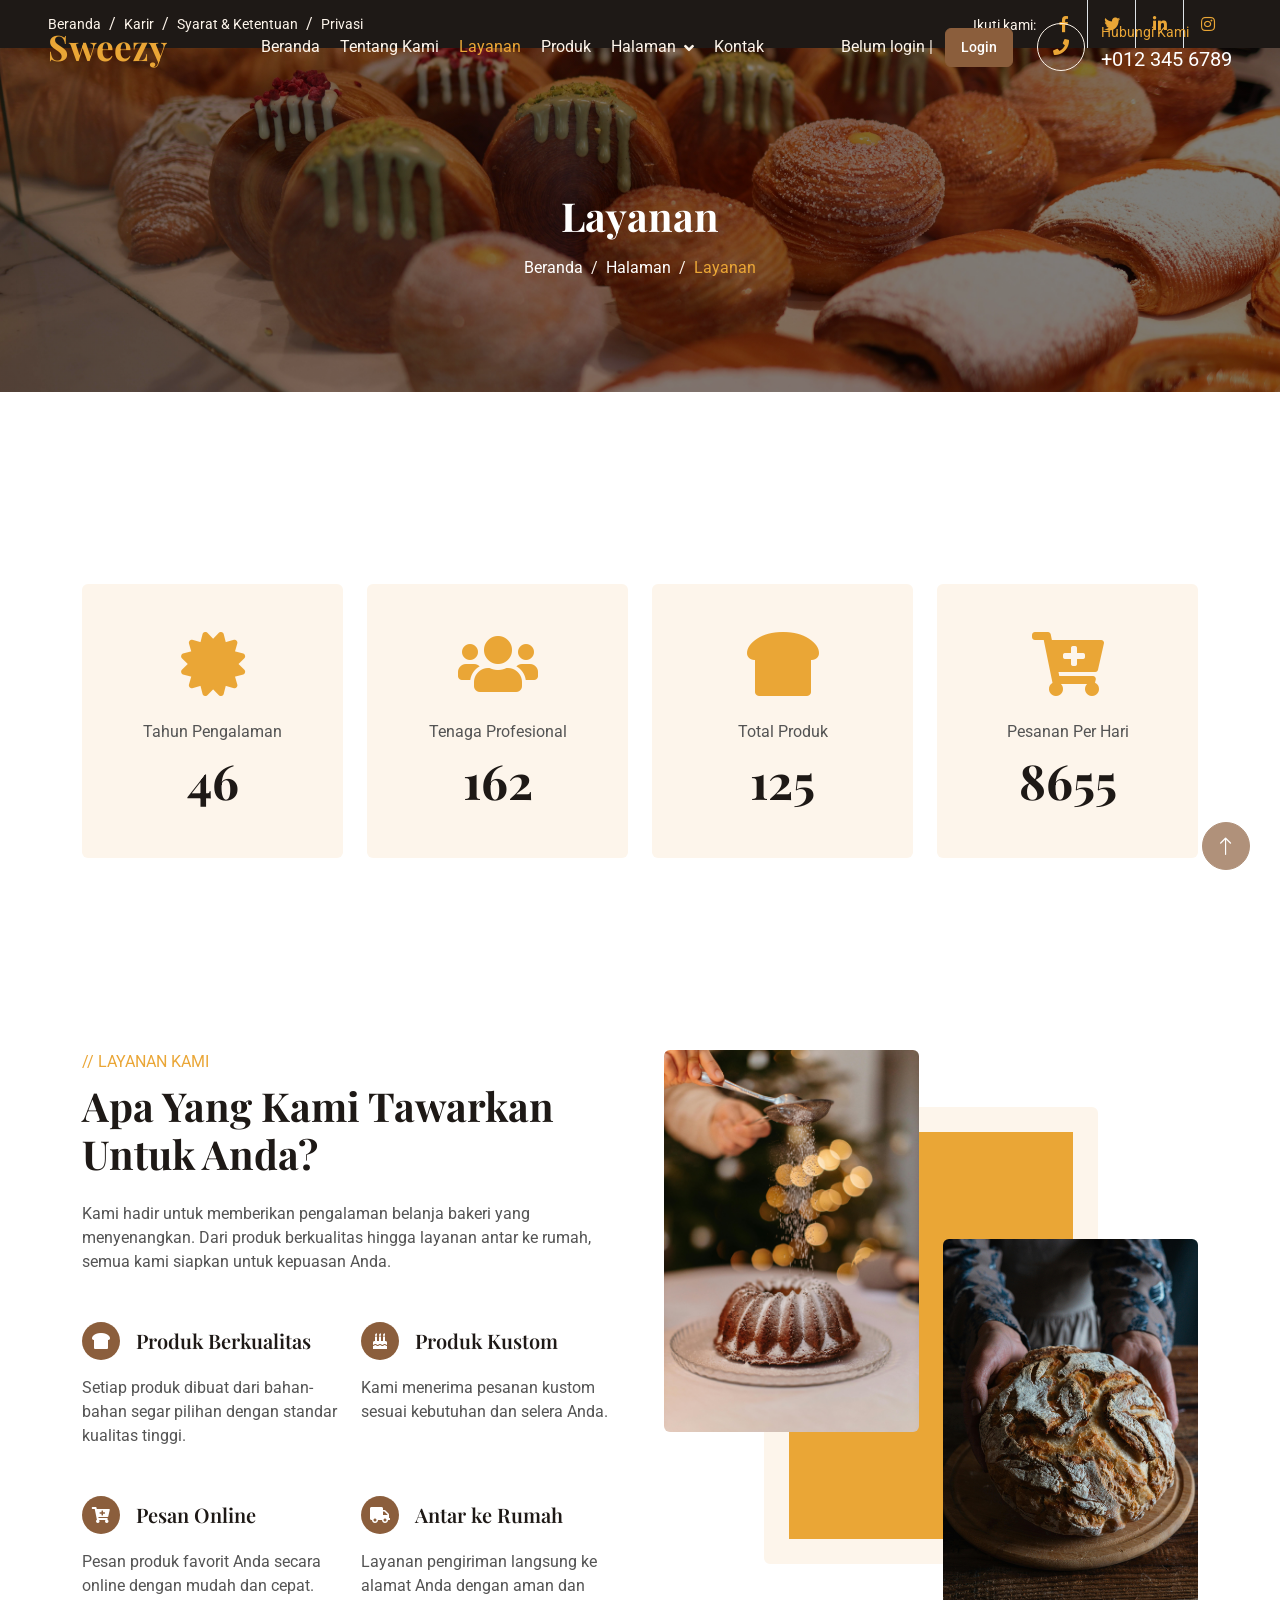
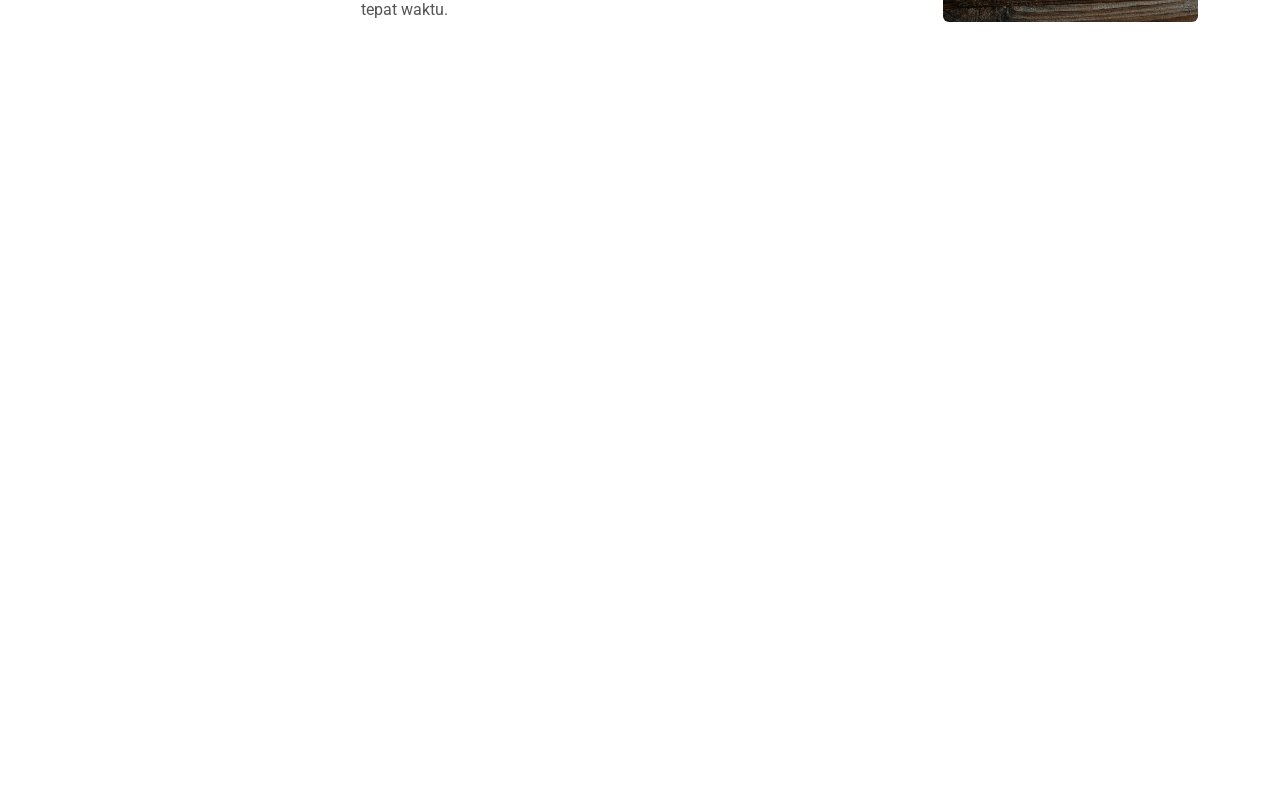
<file: service.html>
<!DOCTYPE html>
<html lang="id">

<head>
    <meta charset="utf-8">
    <title>Sweezy - Manis Di Setiap Gigitan</title>
    <meta content="width=device-width, initial-scale=1.0" name="viewport">
    <meta content="" name="keywords">
    <meta content="" name="description">

    <!-- Favicon -->
    <link href="img/favicon.ico" rel="icon">

    <!-- Google Web Fonts -->
    <link rel="preconnect" href="https://fonts.googleapis.com">
    <link rel="preconnect" href="https://fonts.gstatic.com" crossorigin>
    <link href="https://fonts.googleapis.com/css2?family=Roboto:wght@400;500&family=Playfair+Display:wght@600;700&display=swap" rel="stylesheet"> 

    <!-- Icon Font Stylesheet -->
    <link href="https://cdnjs.cloudflare.com/ajax/libs/font-awesome/5.10.0/css/all.min.css" rel="stylesheet">
    <link href="https://cdn.jsdelivr.net/npm/bootstrap-icons@1.4.1/font/bootstrap-icons.css" rel="stylesheet">

    <!-- Libraries Stylesheet -->
    <link href="lib/animate/animate.min.css" rel="stylesheet">
    <link href="lib/owlcarousel/assets/owl.carousel.min.css" rel="stylesheet">

    <!-- Customized Bootstrap Stylesheet -->
    <link href="css/bootstrap.min.css" rel="stylesheet">

    <!-- Template Stylesheet -->
    <link href="css/style.css" rel="stylesheet">
</head>

<body>
    <!-- Spinner Start -->
    <div id="spinner" class="show bg-white position-fixed translate-middle w-100 vh-100 top-50 start-50 d-flex align-items-center justify-content-center">
        <div class="spinner-grow text-primary" role="status"></div>
    </div>
    <!-- Spinner End -->


    <!-- Topbar Start -->
    <div class="container-fluid top-bar bg-dark text-light px-0 wow fadeIn" data-wow-delay="0.1s">
        <div class="row gx-0 align-items-center d-none d-lg-flex">
            <div class="col-lg-6 px-5 text-start">
                <ol class="breadcrumb mb-0">
                    <li class="breadcrumb-item"><a class="small text-light" href="#">Beranda</a></li>
                    <li class="breadcrumb-item"><a class="small text-light" href="#">Karir</a></li>
                    <li class="breadcrumb-item"><a class="small text-light" href="#">Syarat & Ketentuan</a></li>
                    <li class="breadcrumb-item"><a class="small text-light" href="#">Privasi</a></li>
                </ol>
            </div>
            <div class="col-lg-6 px-5 text-end">
                <small>Ikuti kami:</small>
                <div class="h-100 d-inline-flex align-items-center">
                    <a class="btn-lg-square text-primary border-end rounded-0" href=""><i class="fab fa-facebook-f"></i></a>
                    <a class="btn-lg-square text-primary border-end rounded-0" href=""><i class="fab fa-twitter"></i></a>
                    <a class="btn-lg-square text-primary border-end rounded-0" href=""><i class="fab fa-linkedin-in"></i></a>
                    <a class="btn-lg-square text-primary pe-0" href=""><i class="fab fa-instagram"></i></a>
                </div>
            </div>
        </div>
    </div>
    <!-- Topbar End -->


    <!-- Navbar Start -->
    <nav class="navbar navbar-expand-lg navbar-dark fixed-top py-lg-0 px-lg-5 wow fadeIn" data-wow-delay="0.1s">
        <a href="index.html" class="navbar-brand ms-4 ms-lg-0">
            <h1 class="text-primary m-0">Sweezy</h1>
        </a>
        <button type="button" class="navbar-toggler me-4" data-bs-toggle="collapse" data-bs-target="#navbarCollapse">
            <span class="navbar-toggler-icon"></span>
        </button>
        <div class="collapse navbar-collapse" id="navbarCollapse">
            <div class="navbar-nav mx-auto p-4 p-lg-0">
                <a href="index.html" class="nav-item nav-link">Beranda</a>
                <a href="about.html" class="nav-item nav-link">Tentang Kami</a>
                <a href="service.html" class="nav-item nav-link active">Layanan</a>
                <a href="product.html" class="nav-item nav-link">Produk</a>
                <div class="nav-item dropdown">
                    <a href="#" class="nav-link dropdown-toggle" data-bs-toggle="dropdown">Halaman</a>
                    <div class="dropdown-menu m-0">
                        <a href="team.html" class="dropdown-item">Tim Kami</a>
                        <a href="testimonial.html" class="dropdown-item">Testimoni</a>
                        <a href="404.html" class="dropdown-item">Halaman 404</a>
                    </div>
                </div>
                <a href="contact.html" class="nav-item nav-link">Kontak</a>
            </div>
            <div class="d-none d-lg-flex align-items-center">
                <div id="authArea" class="me-4"></div>
                <div class="flex-shrink-0 btn-lg-square border border-light rounded-circle">
                    <i class="fa fa-phone text-primary"></i>
                </div>
                <div class="ps-3">
                    <small class="text-primary mb-0">Hubungi Kami</small>
                    <p class="text-light fs-5 mb-0">+012 345 6789</p>
                </div>
            </div>
        </div>
    </nav>
    <!-- Navbar End -->


    <!-- Page Header Start -->
    <div class="container-fluid page-header py-6 wow fadeIn" data-wow-delay="0.1s">
        <div class="container text-center pt-5 pb-3">
            <h1 class="display-4 text-white animated slideInDown mb-3">Layanan</h1>
            <nav aria-label="breadcrumb animated slideInDown">
                <ol class="breadcrumb justify-content-center mb-0">
                    <li class="breadcrumb-item"><a class="text-white" href="#">Beranda</a></li>
                    <li class="breadcrumb-item"><a class="text-white" href="#">Halaman</a></li>
                    <li class="breadcrumb-item text-primary active" aria-current="page">Layanan</li>
                </ol>
            </nav>
        </div>
    </div>
    <!-- Page Header End -->


    <!-- Facts Start -->
    <div class="container-xxl py-6">
        <div class="container">
            <div class="row g-4">
                <div class="col-lg-3 col-md-6 wow fadeIn" data-wow-delay="0.1s">
                    <div class="fact-item bg-light rounded text-center h-100 p-5">
                        <i class="fa fa-certificate fa-4x text-primary mb-4"></i>
                        <p class="mb-2">Tahun Pengalaman</p>
                        <h1 class="display-5 mb-0" data-toggle="counter-up">50</h1>
                    </div>
                </div>
                <div class="col-lg-3 col-md-6 wow fadeIn" data-wow-delay="0.3s">
                    <div class="fact-item bg-light rounded text-center h-100 p-5">
                        <i class="fa fa-users fa-4x text-primary mb-4"></i>
                        <p class="mb-2">Tenaga Profesional</p>
                        <h1 class="display-5 mb-0" data-toggle="counter-up">175</h1>
                    </div>
                </div>
                <div class="col-lg-3 col-md-6 wow fadeIn" data-wow-delay="0.5s">
                    <div class="fact-item bg-light rounded text-center h-100 p-5">
                        <i class="fa fa-bread-slice fa-4x text-primary mb-4"></i>
                        <p class="mb-2">Total Produk</p>
                        <h1 class="display-5 mb-0" data-toggle="counter-up">135</h1>
                    </div>
                </div>
                <div class="col-lg-3 col-md-6 wow fadeIn" data-wow-delay="0.7s">
                    <div class="fact-item bg-light rounded text-center h-100 p-5">
                        <i class="fa fa-cart-plus fa-4x text-primary mb-4"></i>
                        <p class="mb-2">Pesanan Per Hari</p>
                        <h1 class="display-5 mb-0" data-toggle="counter-up">9357</h1>
                    </div>
                </div>
            </div>
        </div>
    </div>
    <!-- Facts End -->


    <!-- Service Start -->
    <div class="container-xxl py-6">
        <div class="container">
            <div class="row g-5">
                <div class="col-lg-6 wow fadeInUp" data-wow-delay="0.1s">
                    <p class="text-primary text-uppercase mb-2">// Layanan Kami</p>
                    <h1 class="display-6 mb-4">Apa Yang Kami Tawarkan Untuk Anda?</h1>
                    <p class="mb-5">Kami hadir untuk memberikan pengalaman belanja bakeri yang menyenangkan. Dari produk berkualitas hingga layanan antar ke rumah, semua kami siapkan untuk kepuasan Anda.</p>
                    <div class="row gy-5 gx-4">
                        <div class="col-sm-6 wow fadeIn" data-wow-delay="0.1s">
                            <div class="d-flex align-items-center mb-3">
                                <div class="flex-shrink-0 btn-square bg-primary rounded-circle me-3">
                                    <i class="fa fa-bread-slice text-white"></i>
                                </div>
                                <h5 class="mb-0">Produk Berkualitas</h5>
                            </div>
                            <span>Setiap produk dibuat dari bahan-bahan segar pilihan dengan standar kualitas tinggi.</span>
                        </div>
                        <div class="col-sm-6 wow fadeIn" data-wow-delay="0.2s">
                            <div class="d-flex align-items-center mb-3">
                                <div class="flex-shrink-0 btn-square bg-primary rounded-circle me-3">
                                    <i class="fa fa-birthday-cake text-white"></i>
                                </div>
                                <h5 class="mb-0">Produk Kustom</h5>
                            </div>
                            <span>Kami menerima pesanan kustom sesuai kebutuhan dan selera Anda.</span>
                        </div>
                        <div class="col-sm-6 wow fadeIn" data-wow-delay="0.3s">
                            <div class="d-flex align-items-center mb-3">
                                <div class="flex-shrink-0 btn-square bg-primary rounded-circle me-3">
                                    <i class="fa fa-cart-plus text-white"></i>
                                </div>
                                <h5 class="mb-0">Pesan Online</h5>
                            </div>
                            <span>Pesan produk favorit Anda secara online dengan mudah dan cepat.</span>
                        </div>
                        <div class="col-sm-6 wow fadeIn" data-wow-delay="0.4s">
                            <div class="d-flex align-items-center mb-3">
                                <div class="flex-shrink-0 btn-square bg-primary rounded-circle me-3">
                                    <i class="fa fa-truck text-white"></i>
                                </div>
                                <h5 class="mb-0">Antar ke Rumah</h5>
                            </div>
                            <span>Layanan pengiriman langsung ke alamat Anda dengan aman dan tepat waktu.</span>
                        </div>
                    </div>
                </div>
                <div class="col-lg-6 wow fadeInUp" data-wow-delay="0.5s">
                    <div class="row img-twice position-relative h-100">
                        <div class="col-6">
                            <img class="img-fluid rounded" src="img/service-1.jpg" alt="">
                        </div>
                        <div class="col-6 align-self-end">
                            <img class="img-fluid rounded" src="img/service-2.jpg" alt="">
                        </div>
                    </div>
                </div>
            </div>
        </div>
    </div>
    <!-- Service End -->


    <!-- Footer Start -->
    <div class="container-fluid bg-dark text-light footer my-6 mb-0 py-5 wow fadeIn" data-wow-delay="0.1s">
        <div class="container py-5">
            <div class="row g-5">
                <div class="col-lg-3 col-md-6">
                    <h4 class="text-light mb-4">Alamat Toko</h4>
                    <p class="mb-2"><i class="fa fa-map-marker-alt me-3"></i>Jl. Sidobali No.1, Muja Muju, Kec. Umbulharjo, Kota Yogyakarta, Daerah Istimewa Yogyakarta 55165</p>
                    <p class="mb-2"><i class="fa fa-phone-alt me-3"></i>+012 345 67890</p>
                    <p class="mb-2 d-flex">
                        <i class="fa fa-envelope me-3 mt-1"></i>
                        <span>
                            sweezybakery<br>@gmail.com
                        </span>
                    </p>
                    <div class="d-flex pt-2">
                        <a class="btn btn-square btn-outline-light rounded-circle me-1" href=""><i class="fab fa-twitter"></i></a>
                        <a class="btn btn-square btn-outline-light rounded-circle me-1" href=""><i class="fab fa-facebook-f"></i></a>
                        <a class="btn btn-square btn-outline-light rounded-circle me-1" href=""><i class="fab fa-youtube"></i></a>
                        <a class="btn btn-square btn-outline-light rounded-circle me-0" href=""><i class="fab fa-linkedin-in"></i></a>
                    </div>
                </div>
                <div class="col-lg-3 col-md-6">
                    <h4 class="text-light mb-4">Tautan Cepat</h4>
                    <a class="btn btn-link" href="">Tentang Kami</a>
                    <a class="btn btn-link" href="">Hubungi Kami</a>
                    <a class="btn btn-link" href="">Layanan Kami</a>
                    <a class="btn btn-link" href="">Syarat & Ketentuan</a>
                    <a class="btn btn-link" href="">Bantuan</a>
                </div>
                <div class="col-lg-3 col-md-6">
                    <h4 class="text-light mb-4">Jam Operasional</h4>
                    <a class="btn btn-link">
                        Senin - Jumat:<br>
                        08.00 - 21.00
                    </a>
                    <a class="btn btn-link">
                        Sabtu:<br>
                        08.00 - 22.00
                    </a>
                    <a class="btn btn-link">
                        Minggu:<br>
                        09.00 - 20.00
                    </a>
                </div>
                <div class="col-lg-3 col-md-6">
                    <h4 class="text-light mb-4">Galeri Foto</h4>
                    <div class="row g-2">
                        <div class="col-4">
                            <img class="img-fluid bg-light rounded p-1" src="img/product-1.jpg" alt="Gambar">
                        </div>
                        <div class="col-4">
                            <img class="img-fluid bg-light rounded p-1" src="img/product-2.jpg" alt="Gambar">
                        </div>
                        <div class="col-4">
                            <img class="img-fluid bg-light rounded p-1" src="img/product-3.jpg" alt="Gambar">
                        </div>
                        <div class="col-4">
                            <img class="img-fluid bg-light rounded p-1" src="img/product-2.jpg" alt="Gambar">
                        </div>
                        <div class="col-4">
                            <img class="img-fluid bg-light rounded p-1" src="img/product-3.jpg" alt="Gambar">
                        </div>
                        <div class="col-4">
                            <img class="img-fluid bg-light rounded p-1" src="img/product-1.jpg" alt="Gambar">
                        </div>
                    </div>
                </div>
            </div>
        </div>
    </div>
    <!-- Footer End -->


    <!-- Copyright Start -->
    <div class="container-fluid copyright text-light py-4 wow fadeIn" data-wow-delay="0.1s">
        <div class="container">
            <div class="row">
                <div class="col-md-6 text-center text-md-start mb-3 mb-md-0">
                    &copy; <a href="#">Sweezy</a>, Hak Cipta Dilindungi.
                </div>
                <div class="col-md-6 text-center text-md-end">
                    Dirancang Oleh <a href="https://htmlcodex.com">HTML Codex</a>
                    <br>Didistribusikan Oleh: <a class="border-bottom" href="https://themewagon.com" target="_blank">ThemeWagon</a>
                </div>
            </div>
        </div>
    </div>
    <!-- Copyright End -->


    <!-- Back to Top -->
    <a href="#" class="btn btn-lg btn-primary btn-lg-square rounded-circle back-to-top"><i class="bi bi-arrow-up"></i></a>


    <!-- JavaScript Libraries -->
    <script src="https://code.jquery.com/jquery-3.4.1.min.js"></script>
    <script src="https://cdn.jsdelivr.net/npm/bootstrap@5.0.0/dist/js/bootstrap.bundle.min.js"></script>
    <script src="lib/wow/wow.min.js"></script>
    <script src="lib/easing/easing.min.js"></script>
    <script src="lib/waypoints/waypoints.min.js"></script>
    <script src="lib/counterup/counterup.min.js"></script>
    <script src="lib/owlcarousel/owl.carousel.min.js"></script>

    <!-- Template Javascript -->
    <script src="js/main.js"></script>
    <script src="login/js/welcome.js"></script>
</body>

</html>
</file>
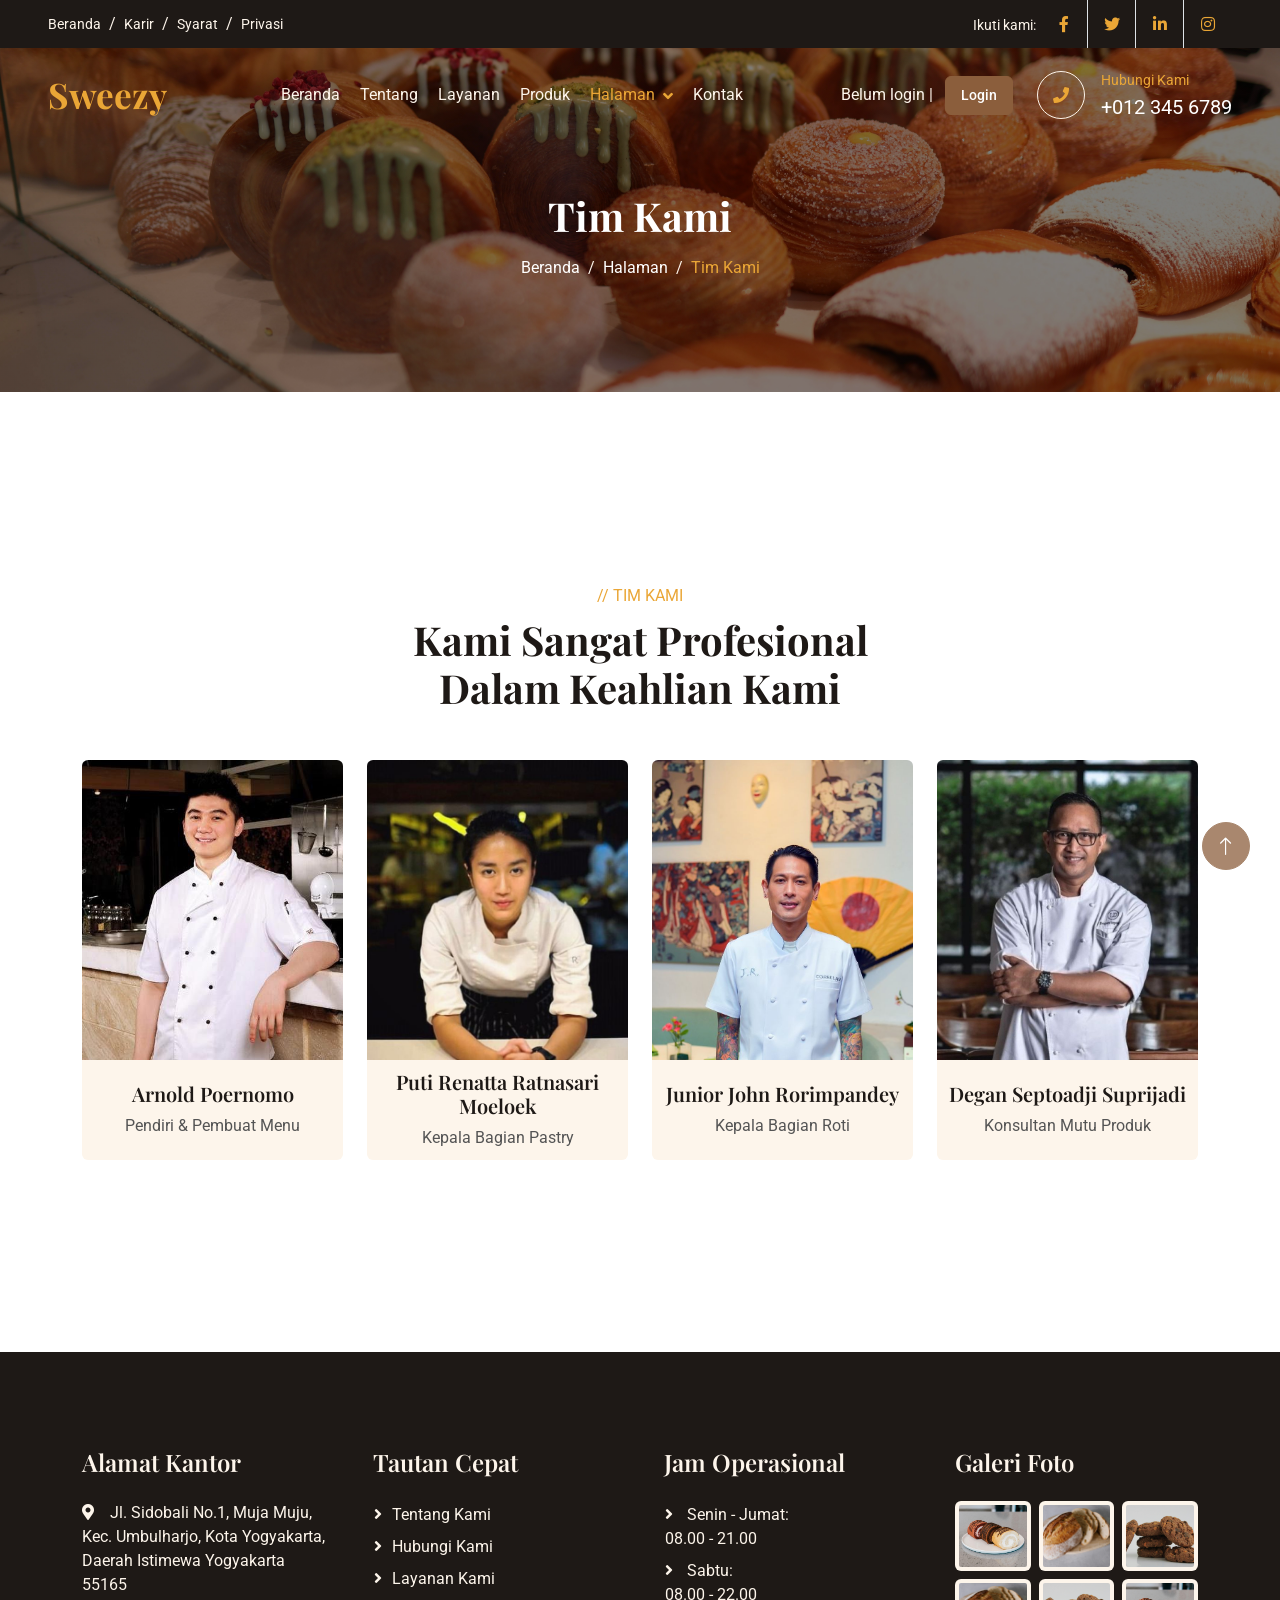
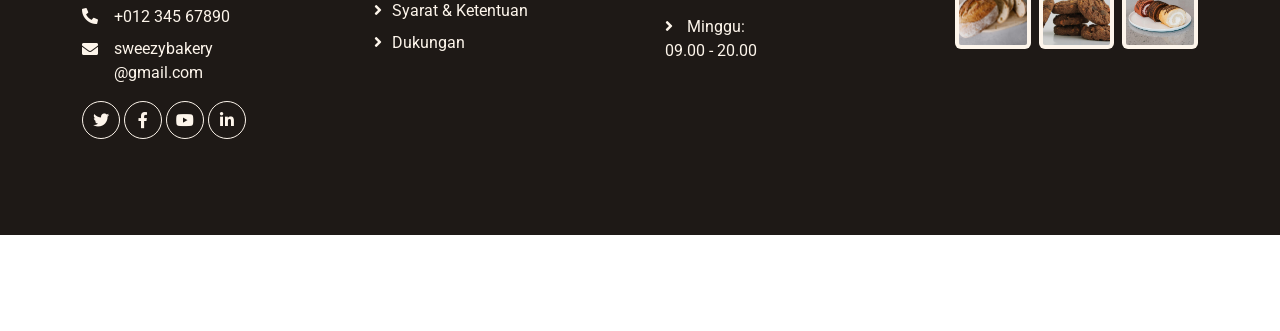
<file: team.html>
<!DOCTYPE html>
<html lang="id">

<head>
    <meta charset="utf-8">
    <title>Sweezy - Manis Di Setiap Gigitan</title>
    <meta content="width=device-width, initial-scale=1.0" name="viewport">
    <meta content="" name="keywords">
    <meta content="" name="description">

    <!-- Favicon -->
    <link href="img/favicon.ico" rel="icon">

    <!-- Google Web Fonts -->
    <link rel="preconnect" href="https://fonts.googleapis.com">
    <link rel="preconnect" href="https://fonts.gstatic.com" crossorigin>
    <link href="https://fonts.googleapis.com/css2?family=Roboto:wght@400;500&family=Playfair+Display:wght@600;700&display=swap" rel="stylesheet"> 

    <!-- Icon Font Stylesheet -->
    <link href="https://cdnjs.cloudflare.com/ajax/libs/font-awesome/5.10.0/css/all.min.css" rel="stylesheet">
    <link href="https://cdn.jsdelivr.net/npm/bootstrap-icons@1.4.1/font/bootstrap-icons.css" rel="stylesheet">

    <!-- Libraries Stylesheet -->
    <link href="lib/animate/animate.min.css" rel="stylesheet">
    <link href="lib/owlcarousel/assets/owl.carousel.min.css" rel="stylesheet">

    <!-- Customized Bootstrap Stylesheet -->
    <link href="css/bootstrap.min.css" rel="stylesheet">

    <!-- Template Stylesheet -->
    <link href="css/style.css" rel="stylesheet">
</head>

<body>
    <!-- Spinner Start -->
    <div id="spinner" class="show bg-white position-fixed translate-middle w-100 vh-100 top-50 start-50 d-flex align-items-center justify-content-center">
        <div class="spinner-grow text-primary" role="status"></div>
    </div>
    <!-- Spinner End -->


    <!-- Topbar Start -->
    <div class="container-fluid top-bar bg-dark text-light px-0 wow fadeIn" data-wow-delay="0.1s">
        <div class="row gx-0 align-items-center d-none d-lg-flex">
            <div class="col-lg-6 px-5 text-start">
                <ol class="breadcrumb mb-0">
                    <li class="breadcrumb-item"><a class="small text-light" href="#">Beranda</a></li>
                    <li class="breadcrumb-item"><a class="small text-light" href="#">Karir</a></li>
                    <li class="breadcrumb-item"><a class="small text-light" href="#">Syarat</a></li>
                    <li class="breadcrumb-item"><a class="small text-light" href="#">Privasi</a></li>
                </ol>
            </div>
            <div class="col-lg-6 px-5 text-end">
                <small>Ikuti kami:</small>
                <div class="h-100 d-inline-flex align-items-center">
                    <a class="btn-lg-square text-primary border-end rounded-0" href=""><i class="fab fa-facebook-f"></i></a>
                    <a class="btn-lg-square text-primary border-end rounded-0" href=""><i class="fab fa-twitter"></i></a>
                    <a class="btn-lg-square text-primary border-end rounded-0" href=""><i class="fab fa-linkedin-in"></i></a>
                    <a class="btn-lg-square text-primary pe-0" href=""><i class="fab fa-instagram"></i></a>
                </div>
            </div>
        </div>
    </div>
    <!-- Topbar End -->


    <!-- Navbar Start -->
    <nav class="navbar navbar-expand-lg navbar-dark fixed-top py-lg-0 px-lg-5 wow fadeIn" data-wow-delay="0.1s">
        <a href="index.html" class="navbar-brand ms-4 ms-lg-0">
            <h1 class="text-primary m-0">Sweezy</h1>
        </a>
        <button type="button" class="navbar-toggler me-4" data-bs-toggle="collapse" data-bs-target="#navbarCollapse">
            <span class="navbar-toggler-icon"></span>
        </button>
        <div class="collapse navbar-collapse" id="navbarCollapse">
            <div class="navbar-nav mx-auto p-4 p-lg-0">
                <a href="index.html" class="nav-item nav-link">Beranda</a>
                <a href="about.html" class="nav-item nav-link">Tentang</a>
                <a href="service.html" class="nav-item nav-link">Layanan</a>
                <a href="product.html" class="nav-item nav-link">Produk</a>
                <div class="nav-item dropdown">
                    <a href="#" class="nav-link dropdown-toggle active" data-bs-toggle="dropdown">Halaman</a>
                    <div class="dropdown-menu m-0">
                        <a href="team.html" class="dropdown-item active">Tim Kami</a>
                        <a href="testimonial.html" class="dropdown-item">Testimoni</a>
                        <a href="404.html" class="dropdown-item">Halaman 404</a>
                    </div>
                </div>
                <a href="contact.html" class="nav-item nav-link">Kontak</a>
            </div>
            <div class=" d-none d-lg-flex align-items-center">
                <div id="authArea" class="me-4"></div>
                <div class="flex-shrink-0 btn-lg-square border border-light rounded-circle">
                    <i class="fa fa-phone text-primary"></i>
                </div>
                <div class="ps-3">
                    <small class="text-primary mb-0">Hubungi Kami</small>
                    <p class="text-light fs-5 mb-0">+012 345 6789</p>
                </div>
            </div>
        </div>
    </nav>
    <!-- Navbar End -->


    <!-- Page Header Start -->
    <div class="container-fluid page-header py-6 wow fadeIn" data-wow-delay="0.1s">
        <div class="container text-center pt-5 pb-3">
            <h1 class="display-4 text-white animated slideInDown mb-3">Tim Kami</h1>
            <nav aria-label="breadcrumb animated slideInDown">
                <ol class="breadcrumb justify-content-center mb-0">
                    <li class="breadcrumb-item"><a class="text-white" href="#">Beranda</a></li>
                    <li class="breadcrumb-item"><a class="text-white" href="#">Halaman</a></li>
                    <li class="breadcrumb-item text-primary active" aria-current="page">Tim Kami</li>
                </ol>
            </nav>
        </div>
    </div>
    <!-- Page Header End -->


    <!-- Team Start -->
    <div class="container-xxl py-6">
        <div class="container">
            <div class="text-center mx-auto mb-5 wow fadeInUp" data-wow-delay="0.1s" style="max-width: 500px;">
                <p class="text-primary text-uppercase mb-2">// Tim Kami</p>
                <h1 class="display-6 mb-4">Kami Sangat Profesional Dalam Keahlian Kami</h1>
            </div>
            <div class="row g-4">
                <div class="col-lg-3 col-md-6 wow fadeInUp" data-wow-delay="0.1s">
                    <div class="team-item text-center rounded overflow-hidden">
                        <img class="img-fluid" src="img/team-1.jpg" alt="">
                        <div class="team-text">
                            <div class="team-title">
                                <h5>Arnold Poernomo</h5>
                                <span>Pendiri & Pembuat Menu</span>
                            </div>
                            <div class="team-social">
                                <a class="btn btn-square btn-light rounded-circle" href=""><i class="fab fa-facebook-f"></i></a>
                                <a class="btn btn-square btn-light rounded-circle" href=""><i class="fab fa-twitter"></i></a>
                                <a class="btn btn-square btn-light rounded-circle" href=""><i class="fab fa-instagram"></i></a>
                            </div>
                        </div>
                    </div>
                </div>
                <div class="col-lg-3 col-md-6 wow fadeInUp" data-wow-delay="0.3s">
                    <div class="team-item text-center rounded overflow-hidden">
                        <img class="img-fluid" src="img/team-2.jpg" alt="">
                        <div class="team-text">
                            <div class="team-title">
                                <h5>Puti Renatta Ratnasari Moeloek</h5>
                                <span>Kepala Bagian Pastry</span>
                            </div>
                            <div class="team-social">
                                <a class="btn btn-square btn-light rounded-circle" href=""><i class="fab fa-facebook-f"></i></a>
                                <a class="btn btn-square btn-light rounded-circle" href=""><i class="fab fa-twitter"></i></a>
                                <a class="btn btn-square btn-light rounded-circle" href=""><i class="fab fa-instagram"></i></a>
                            </div>
                        </div>
                    </div>
                </div>
                <div class="col-lg-3 col-md-6 wow fadeInUp" data-wow-delay="0.5s">
                    <div class="team-item text-center rounded overflow-hidden">
                        <img class="img-fluid" src="img/team-3.jpg" alt="">
                        <div class="team-text">
                            <div class="team-title">
                                <h5>Junior John Rorimpandey</h5>
                                <span>Kepala Bagian Roti</span>
                            </div>
                            <div class="team-social">
                                <a class="btn btn-square btn-light rounded-circle" href=""><i class="fab fa-facebook-f"></i></a>
                                <a class="btn btn-square btn-light rounded-circle" href=""><i class="fab fa-twitter"></i></a>
                                <a class="btn btn-square btn-light rounded-circle" href=""><i class="fab fa-instagram"></i></a>
                            </div>
                        </div>
                    </div>
                </div>
                <div class="col-lg-3 col-md-6 wow fadeInUp" data-wow-delay="0.7s">
                    <div class="team-item text-center rounded overflow-hidden">
                        <img class="img-fluid" src="img/team-4.jpg" alt="">
                        <div class="team-text">
                            <div class="team-title">
                                <h5>Degan Septoadji Suprijadi</h5>
                                <span>Konsultan Mutu Produk</span>
                            </div>
                            <div class="team-social">
                                <a class="btn btn-square btn-light rounded-circle" href=""><i class="fab fa-facebook-f"></i></a>
                                <a class="btn btn-square btn-light rounded-circle" href=""><i class="fab fa-twitter"></i></a>
                                <a class="btn btn-square btn-light rounded-circle" href=""><i class="fab fa-instagram"></i></a>
                            </div>
                        </div>
                    </div>
                </div>
            </div>
        </div>
    </div>
    <!-- Team End -->


    <!-- Footer Start -->
    <div class="container-fluid bg-dark text-light footer my-6 mb-0 py-5 wow fadeIn" data-wow-delay="0.1s">
        <div class="container py-5">
            <div class="row g-5">
                <div class="col-lg-3 col-md-6">
                    <h4 class="text-light mb-4">Alamat Kantor</h4>
                    <p class="mb-2"><i class="fa fa-map-marker-alt me-3"></i>Jl. Sidobali No.1, Muja Muju, Kec. Umbulharjo, Kota Yogyakarta, Daerah Istimewa Yogyakarta 55165</p>
                    <p class="mb-2"><i class="fa fa-phone-alt me-3"></i>+012 345 67890</p>
                    <p class="mb-2 d-flex">
                        <i class="fa fa-envelope me-3 mt-1"></i>
                        <span>
                            sweezybakery<br>@gmail.com
                        </span>
                    </p>
                    <div class="d-flex pt-2">
                        <a class="btn btn-square btn-outline-light rounded-circle me-1" href=""><i class="fab fa-twitter"></i></a>
                        <a class="btn btn-square btn-outline-light rounded-circle me-1" href=""><i class="fab fa-facebook-f"></i></a>
                        <a class="btn btn-square btn-outline-light rounded-circle me-1" href=""><i class="fab fa-youtube"></i></a>
                        <a class="btn btn-square btn-outline-light rounded-circle me-0" href=""><i class="fab fa-linkedin-in"></i></a>
                    </div>
                </div>
                <div class="col-lg-3 col-md-6">
                    <h4 class="text-light mb-4">Tautan Cepat</h4>
                    <a class="btn btn-link" href="">Tentang Kami</a>
                    <a class="btn btn-link" href="">Hubungi Kami</a>
                    <a class="btn btn-link" href="">Layanan Kami</a>
                    <a class="btn btn-link" href="">Syarat & Ketentuan</a>
                    <a class="btn btn-link" href="">Dukungan</a>
                </div>
                <div class="col-lg-3 col-md-6">
                    <h4 class="text-light mb-4">Jam Operasional</h4>
                    <a class="btn btn-link">
                        Senin - Jumat:<br>
                        08.00 - 21.00
                    </a>
                    <a class="btn btn-link">
                        Sabtu:<br>
                        08.00 - 22.00
                    </a>
                    <a class="btn btn-link">
                        Minggu:<br>
                        09.00 - 20.00
                    </a>
                </div>
                <div class="col-lg-3 col-md-6">
                    <h4 class="text-light mb-4">Galeri Foto</h4>
                    <div class="row g-2">
                        <div class="col-4">
                            <img class="img-fluid bg-light rounded p-1" src="img/product-1.jpg" alt="Gambar">
                        </div>
                        <div class="col-4">
                            <img class="img-fluid bg-light rounded p-1" src="img/product-2.jpg" alt="Gambar">
                        </div>
                        <div class="col-4">
                            <img class="img-fluid bg-light rounded p-1" src="img/product-3.jpg" alt="Gambar">
                        </div>
                        <div class="col-4">
                            <img class="img-fluid bg-light rounded p-1" src="img/product-2.jpg" alt="Gambar">
                        </div>
                        <div class="col-4">
                            <img class="img-fluid bg-light rounded p-1" src="img/product-3.jpg" alt="Gambar">
                        </div>
                        <div class="col-4">
                            <img class="img-fluid bg-light rounded p-1" src="img/product-1.jpg" alt="Gambar">
                        </div>
                    </div>
                </div>
            </div>
        </div>
    </div>
    <!-- Footer End -->


    <!-- Copyright Start -->
    <div class="container-fluid copyright text-light py-4 wow fadeIn" data-wow-delay="0.1s">
        <div class="container">
            <div class="row">
                <div class="col-md-6 text-center text-md-start mb-3 mb-md-0">
                    &copy; <a href="#">Sweezy</a>, Hak Cipta Dilindungi.
                </div>
                <div class="col-md-6 text-center text-md-end">
                    <!--/*** This template is free as long as you keep the footer author’s credit link/attribution link/backlink. If you'd like to use the template without the footer author’s credit link/attribution link/backlink, you can purchase the Credit Removal License from "https://htmlcodex.com/credit-removal". Thank you for your support. ***/-->
                    Dirancang Oleh <a href="https://htmlcodex.com">HTML Codex</a>
                    <br>Didistribusikan Oleh: <a class="border-bottom" href="https://themewagon.com" target="_blank">ThemeWagon</a>
                </div>
            </div>
        </div>
    </div>
    <!-- Copyright End -->


    <!-- Back to Top -->
    <a href="#" class="btn btn-lg btn-primary btn-lg-square rounded-circle back-to-top"><i class="bi bi-arrow-up"></i></a>


    <!-- JavaScript Libraries -->
    <script src="https://code.jquery.com/jquery-3.4.1.min.js"></script>
    <script src="https://cdn.jsdelivr.net/npm/bootstrap@5.0.0/dist/js/bootstrap.bundle.min.js"></script>
    <script src="lib/wow/wow.min.js"></script>
    <script src="lib/easing/easing.min.js"></script>
    <script src="lib/waypoints/waypoints.min.js"></script>
    <script src="lib/counterup/counterup.min.js"></script>
    <script src="lib/owlcarousel/owl.carousel.min.js"></script>

    <!-- Template Javascript -->
    <script src="js/main.js"></script>
    <script src="login/js/welcome.js"></script>
</body>

</html>
</file>
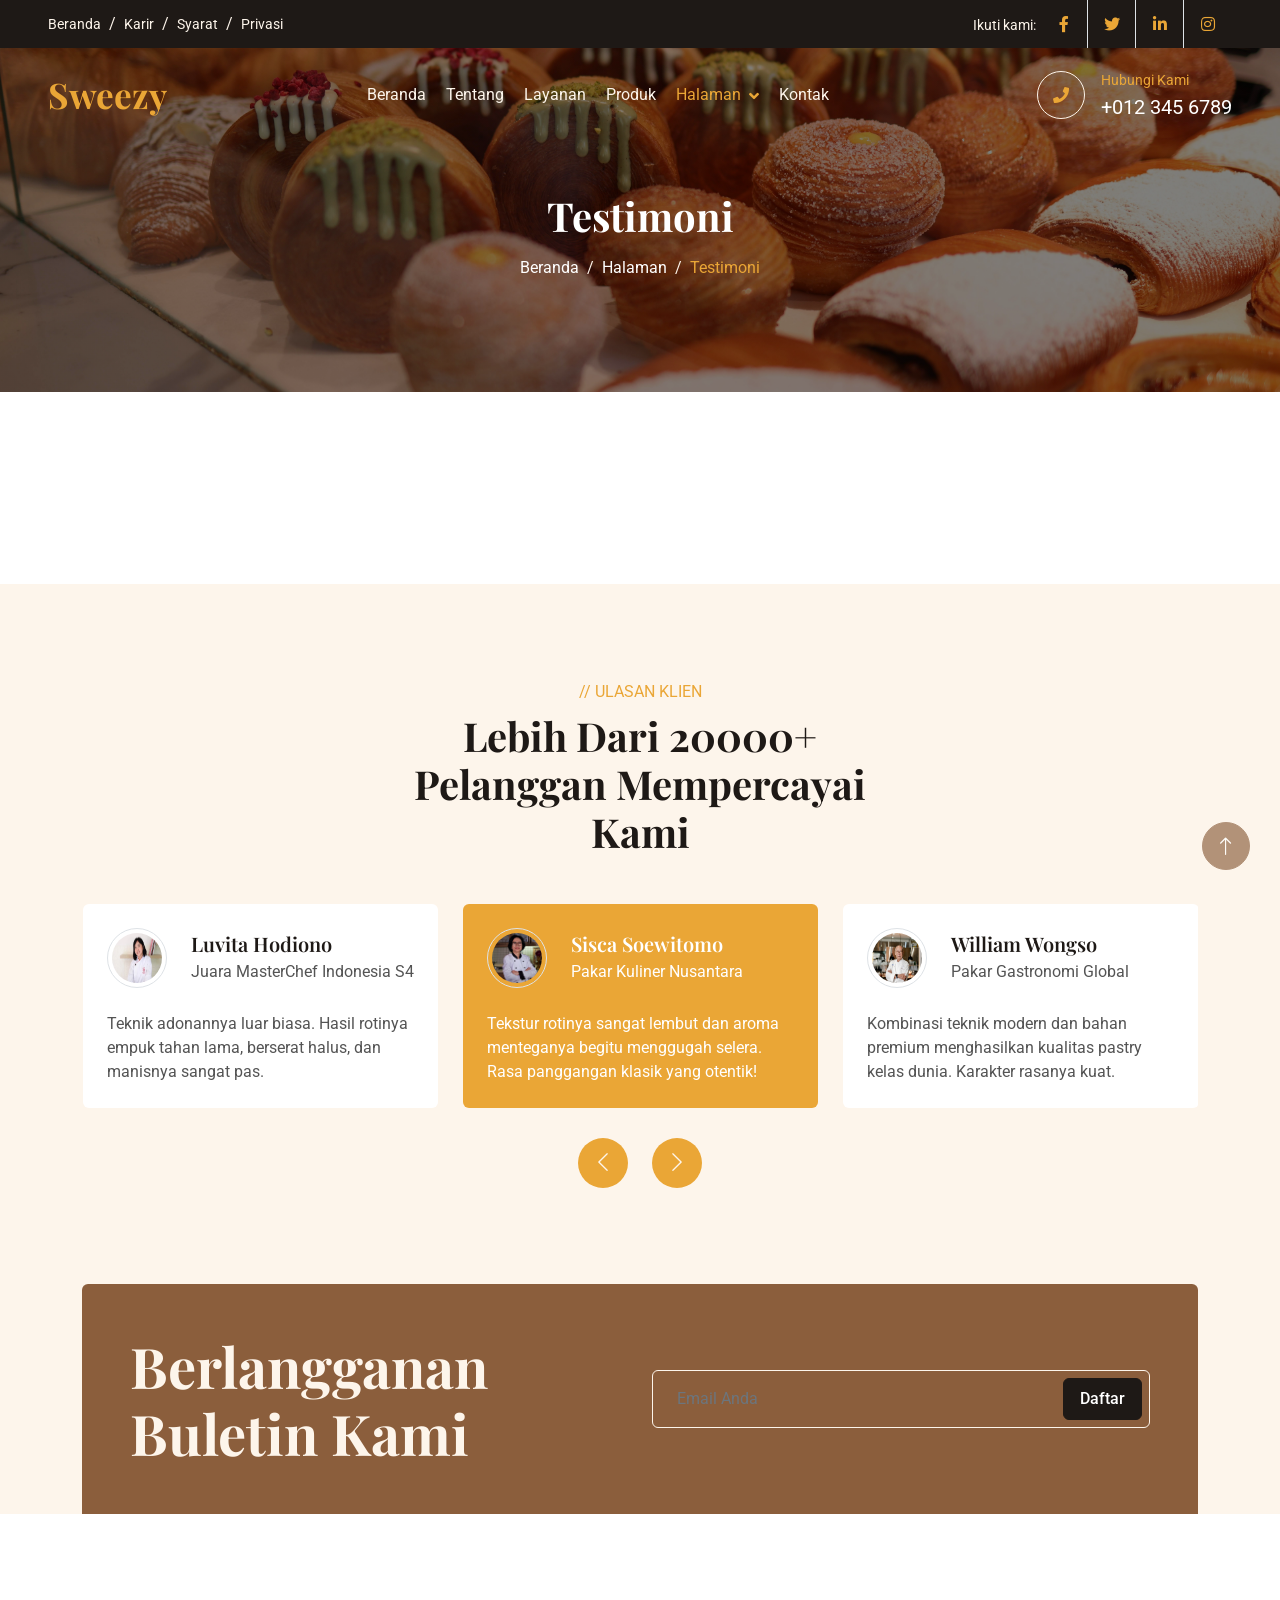
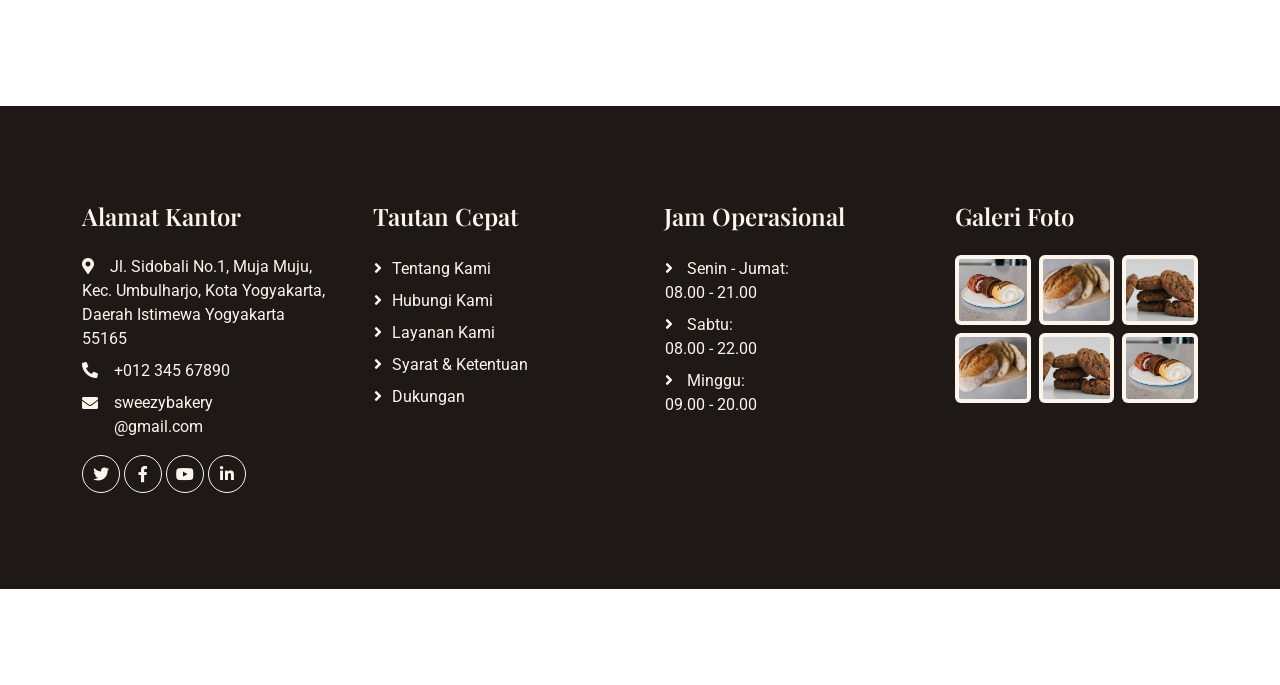
<file: testimonial.html>
<!DOCTYPE html>
<html lang="id">

<head>
    <meta charset="utf-8">
    <title>Sweezy - Manis Di Setiap Gigitan</title>
    <meta content="width=device-width, initial-scale=1.0" name="viewport">
    <meta content="" name="keywords">
    <meta content="" name="description">

    <!-- Favicon -->
    <link href="img/favicon.ico" rel="icon">

    <!-- Google Web Fonts -->
    <link rel="preconnect" href="https://fonts.googleapis.com">
    <link rel="preconnect" href="https://fonts.gstatic.com" crossorigin>
    <link href="https://fonts.googleapis.com/css2?family=Roboto:wght@400;500&family=Playfair+Display:wght@600;700&display=swap" rel="stylesheet"> 

    <!-- Icon Font Stylesheet -->
    <link href="https://cdnjs.cloudflare.com/ajax/libs/font-awesome/5.10.0/css/all.min.css" rel="stylesheet">
    <link href="https://cdn.jsdelivr.net/npm/bootstrap-icons@1.4.1/font/bootstrap-icons.css" rel="stylesheet">

    <!-- Libraries Stylesheet -->
    <link href="lib/animate/animate.min.css" rel="stylesheet">
    <link href="lib/owlcarousel/assets/owl.carousel.min.css" rel="stylesheet">

    <!-- Customized Bootstrap Stylesheet -->
    <link href="css/bootstrap.min.css" rel="stylesheet">

    <!-- Template Stylesheet -->
    <link href="css/style.css" rel="stylesheet">
</head>

<body>
    <!-- Spinner Start -->
    <div id="spinner" class="show bg-white position-fixed translate-middle w-100 vh-100 top-50 start-50 d-flex align-items-center justify-content-center">
        <div class="spinner-grow text-primary" role="status"></div>
    </div>
    <!-- Spinner End -->


    <!-- Topbar Start -->
    <div class="container-fluid top-bar bg-dark text-light px-0 wow fadeIn" data-wow-delay="0.1s">
        <div class="row gx-0 align-items-center d-none d-lg-flex">
            <div class="col-lg-6 px-5 text-start">
                <ol class="breadcrumb mb-0">
                    <li class="breadcrumb-item"><a class="small text-light" href="#">Beranda</a></li>
                    <li class="breadcrumb-item"><a class="small text-light" href="#">Karir</a></li>
                    <li class="breadcrumb-item"><a class="small text-light" href="#">Syarat</a></li>
                    <li class="breadcrumb-item"><a class="small text-light" href="#">Privasi</a></li>
                </ol>
            </div>
            <div class="col-lg-6 px-5 text-end">
                <small>Ikuti kami:</small>
                <div class="h-100 d-inline-flex align-items-center">
                    <a class="btn-lg-square text-primary border-end rounded-0" href=""><i class="fab fa-facebook-f"></i></a>
                    <a class="btn-lg-square text-primary border-end rounded-0" href=""><i class="fab fa-twitter"></i></a>
                    <a class="btn-lg-square text-primary border-end rounded-0" href=""><i class="fab fa-linkedin-in"></i></a>
                    <a class="btn-lg-square text-primary pe-0" href=""><i class="fab fa-instagram"></i></a>
                </div>
            </div>
        </div>
    </div>
    <!-- Topbar End -->


    <!-- Navbar Start -->
    <nav class="navbar navbar-expand-lg navbar-dark fixed-top py-lg-0 px-lg-5 wow fadeIn" data-wow-delay="0.1s">
        <a href="index.html" class="navbar-brand ms-4 ms-lg-0">
            <h1 class="text-primary m-0">Sweezy</h1>
        </a>
        <button type="button" class="navbar-toggler me-4" data-bs-toggle="collapse" data-bs-target="#navbarCollapse">
            <span class="navbar-toggler-icon"></span>
        </button>
        <div class="collapse navbar-collapse" id="navbarCollapse">
            <div class="navbar-nav mx-auto p-4 p-lg-0">
                <a href="index.html" class="nav-item nav-link">Beranda</a>
                <a href="about.html" class="nav-item nav-link">Tentang</a>
                <a href="service.html" class="nav-item nav-link">Layanan</a>
                <a href="product.html" class="nav-item nav-link">Produk</a>
                <div class="nav-item dropdown">
                    <a href="#" class="nav-link dropdown-toggle active" data-bs-toggle="dropdown">Halaman</a>
                    <div class="dropdown-menu m-0">
                        <a href="team.html" class="dropdown-item">Tim Kami</a>
                        <a href="testimonial.html" class="dropdown-item active">Testimoni</a>
                        <a href="404.html" class="dropdown-item">Halaman 404</a>
                    </div>
                </div>
                <a href="contact.html" class="nav-item nav-link">Kontak</a>
            </div>
            <div class=" d-none d-lg-flex align-items-center">
                <div id="authArea" class="me-4"></div>
                <div class="flex-shrink-0 btn-lg-square border border-light rounded-circle">
                    <i class="fa fa-phone text-primary"></i>
                </div>
                <div class="ps-3">
                    <small class="text-primary mb-0">Hubungi Kami</small>
                    <p class="text-light fs-5 mb-0">+012 345 6789</p>
                </div>
            </div>
        </div>
    </nav>
    <!-- Navbar End -->


    <!-- Page Header Start -->
    <div class="container-fluid page-header py-6 wow fadeIn" data-wow-delay="0.1s">
        <div class="container text-center pt-5 pb-3">
            <h1 class="display-4 text-white animated slideInDown mb-3">Testimoni</h1>
            <nav aria-label="breadcrumb animated slideInDown">
                <ol class="breadcrumb justify-content-center mb-0">
                    <li class="breadcrumb-item"><a class="text-white" href="#">Beranda</a></li>
                    <li class="breadcrumb-item"><a class="text-white" href="#">Halaman</a></li>
                    <li class="breadcrumb-item text-primary active" aria-current="page">Testimoni</li>
                </ol>
            </nav>
        </div>
    </div>
    <!-- Page Header End -->


    <!-- Testimonial Start -->
    <div class="container-xxl bg-light my-6 py-6 pb-0" style="margin: 12rem 0;">
        <div class="container">
            <div class="text-center mx-auto mb-5 wow fadeInUp" data-wow-delay="0.1s" style="max-width: 500px;">
                <p class="text-primary text-uppercase mb-2">// Ulasan Klien</p>
                <h1 class="display-6 mb-4">Lebih Dari 20000+ Pelanggan Mempercayai Kami</h1>
            </div>
            <div class="owl-carousel testimonial-carousel wow fadeInUp" data-wow-delay="0.1s">
                <div class="testimonial-item bg-white rounded p-4">
                    <div class="d-flex align-items-center mb-4">
                        <img class="flex-shrink-0 rounded-circle border p-1" src="img/testimonial-1.jpg" alt="">
                        <div class="ms-4">
                            <h5 class="mb-1">Sisca Soewitomo</h5>
                            <span>Pakar Kuliner Nusantara</span>
                        </div>
                    </div>
                    <p class="mb-0">Tekstur rotinya sangat lembut dan aroma menteganya begitu menggugah selera. Rasa panggangan klasik yang otentik!</p>
                </div>
                <div class="testimonial-item bg-white rounded p-4">
                    <div class="d-flex align-items-center mb-4">
                        <img class="flex-shrink-0 rounded-circle border p-1" src="img/testimonial-2.jpg" alt="">
                        <div class="ms-4">
                            <h5 class="mb-1">William Wongso</h5>
                            <span>Pakar Gastronomi Global</span>
                        </div>
                    </div>
                    <p class="mb-0">Kombinasi teknik modern dan bahan premium menghasilkan kualitas pastry kelas dunia. Karakter rasanya kuat.</p>
                </div>
                <div class="testimonial-item bg-white rounded p-4">
                    <div class="d-flex align-items-center mb-4">
                        <img class="flex-shrink-0 rounded-circle border p-1" src="img/testimonial-3.jpg" alt="">
                        <div class="ms-4">
                            <h5 class="mb-1">Nagita Slavina</h5>
                            <span>Selebriti & Pencinta Kuliner</span>
                        </div>
                    </div>
                    <p class="mb-0">Jujur, croissant dan rotinya juara banget! Sekali gigit langsung berasa menteganya yang premium.</p>
                </div>
                <div class="testimonial-item bg-white rounded p-4">
                    <div class="d-flex align-items-center mb-4">
                        <img class="flex-shrink-0 rounded-circle border p-1" src="img/testimonial-4.jpg" alt="">
                        <div class="ms-4">
                            <h5 class="mb-1">Luvita Hodiono</h5>
                            <span>Juara MasterChef Indonesia S4</span>
                        </div>
                    </div>
                    <p class="mb-0">Teknik adonannya luar biasa. Hasil rotinya empuk tahan lama, berserat halus, dan manisnya sangat pas.</p>
                </div>
            </div>
            <div class="bg-primary text-light rounded-top p-5 my-6 mb-0 wow fadeInUp" data-wow-delay="0.1s">
                <div class="row align-items-center">
                    <div class="col-md-6">
                        <h1 class="display-4 text-light mb-0">Berlangganan Buletin Kami</h1>
                    </div>
                    <div class="col-md-6 text-md-end">
                        <div class="position-relative">
                            <input class="form-control bg-transparent border-light w-100 py-3 ps-4 pe-5" type="text" placeholder="Email Anda">
                            <button type="button" class="btn btn-dark py-2 px-3 position-absolute top-0 end-0 mt-2 me-2">Daftar</button>
                        </div>
                    </div>
                </div>
            </div>
        </div>
    </div>
    <!-- Testimonial End -->


    <!-- Footer Start -->
    <div class="container-fluid bg-dark text-light footer my-6 mb-0 py-5 wow fadeIn" data-wow-delay="0.1s">
        <div class="container py-5">
            <div class="row g-5">
                <div class="col-lg-3 col-md-6">
                    <h4 class="text-light mb-4">Alamat Kantor</h4>
                    <p class="mb-2"><i class="fa fa-map-marker-alt me-3"></i>Jl. Sidobali No.1, Muja Muju, Kec. Umbulharjo, Kota Yogyakarta, Daerah Istimewa Yogyakarta 55165</p>
                    <p class="mb-2"><i class="fa fa-phone-alt me-3"></i>+012 345 67890</p>
                    <p class="mb-2 d-flex">
                        <i class="fa fa-envelope me-3 mt-1"></i>
                        <span>
                            sweezybakery<br>@gmail.com
                        </span>
                    </p>
                    <div class="d-flex pt-2">
                        <a class="btn btn-square btn-outline-light rounded-circle me-1" href=""><i class="fab fa-twitter"></i></a>
                        <a class="btn btn-square btn-outline-light rounded-circle me-1" href=""><i class="fab fa-facebook-f"></i></a>
                        <a class="btn btn-square btn-outline-light rounded-circle me-1" href=""><i class="fab fa-youtube"></i></a>
                        <a class="btn btn-square btn-outline-light rounded-circle me-0" href=""><i class="fab fa-linkedin-in"></i></a>
                    </div>
                </div>
                <div class="col-lg-3 col-md-6">
                    <h4 class="text-light mb-4">Tautan Cepat</h4>
                    <a class="btn btn-link" href="">Tentang Kami</a>
                    <a class="btn btn-link" href="">Hubungi Kami</a>
                    <a class="btn btn-link" href="">Layanan Kami</a>
                    <a class="btn btn-link" href="">Syarat & Ketentuan</a>
                    <a class="btn btn-link" href="">Dukungan</a>
                </div>
                <div class="col-lg-3 col-md-6">
                    <h4 class="text-light mb-4">Jam Operasional</h4>
                    <a class="btn btn-link">
                        Senin - Jumat:<br>
                        08.00 - 21.00
                    </a>
                    <a class="btn btn-link">
                        Sabtu:<br>
                        08.00 - 22.00
                    </a>
                    <a class="btn btn-link">
                        Minggu:<br>
                        09.00 - 20.00
                    </a>
                </div>
                <div class="col-lg-3 col-md-6">
                    <h4 class="text-light mb-4">Galeri Foto</h4>
                    <div class="row g-2">
                        <div class="col-4">
                            <img class="img-fluid bg-light rounded p-1" src="img/product-1.jpg" alt="Gambar">
                        </div>
                        <div class="col-4">
                            <img class="img-fluid bg-light rounded p-1" src="img/product-2.jpg" alt="Gambar">
                        </div>
                        <div class="col-4">
                            <img class="img-fluid bg-light rounded p-1" src="img/product-3.jpg" alt="Gambar">
                        </div>
                        <div class="col-4">
                            <img class="img-fluid bg-light rounded p-1" src="img/product-2.jpg" alt="Gambar">
                        </div>
                        <div class="col-4">
                            <img class="img-fluid bg-light rounded p-1" src="img/product-3.jpg" alt="Gambar">
                        </div>
                        <div class="col-4">
                            <img class="img-fluid bg-light rounded p-1" src="img/product-1.jpg" alt="Gambar">
                        </div>
                    </div>
                </div>
            </div>
        </div>
    </div>
    <!-- Footer End -->


    <!-- Copyright Start -->
    <div class="container-fluid copyright text-light py-4 wow fadeIn" data-wow-delay="0.1s">
        <div class="container">
            <div class="row">
                <div class="col-md-6 text-center text-md-start mb-3 mb-md-0">
                    &copy; <a href="#">Sweezy</a>, Hak Cipta Dilindungi.
                </div>
                <div class="col-md-6 text-center text-md-end">
                    <!--/*** This template is free as long as you keep the footer author’s credit link/attribution link/backlink. If you'd like to use the template without the footer author’s credit link/attribution link/backlink, you can purchase the Credit Removal License from "https://htmlcodex.com/credit-removal". Thank you for your support. ***/-->
                    Dirancang Oleh <a href="https://htmlcodex.com">HTML Codex</a>
                    <br>Didistribusikan Oleh: <a class="border-bottom" href="https://themewagon.com" target="_blank">ThemeWagon</a>
                </div>
            </div>
        </div>
    </div>
    <!-- Copyright End -->


    <!-- Back to Top -->
    <a href="#" class="btn btn-lg btn-primary btn-lg-square rounded-circle back-to-top"><i class="bi bi-arrow-up"></i></a>


    <!-- JavaScript Libraries -->
    <script src="https://code.jquery.com/jquery-3.4.1.min.js"></script>
    <script src="https://cdn.jsdelivr.net/npm/bootstrap@5.0.0/dist/js/bootstrap.bundle.min.js"></script>
    <script src="lib/wow/wow.min.js"></script>
    <script src="lib/easing/easing.min.js"></script>
    <script src="lib/waypoints/waypoints.min.js"></script>
    <script src="lib/counterup/counterup.min.js"></script>
    <script src="lib/owlcarousel/owl.carousel.min.js"></script>

    <!-- Template Javascript -->
    <script src="js/main.js"></script>
</body>

</html>
</file>
<file: css/style.css>
/********** Template CSS **********/
:root {
    --primary: #EAA636;
    --secondary: #545454;
    --light: #FDF5EB;
    --dark: #1E1916;
}

h4,
h5,
h6,
.h4,
.h5,
.h6 {
    font-weight: 600 !important;
}

.py-6 {
    padding-top: 6rem;
    padding-bottom: 6rem;
}

.my-6 {
    margin-top: 6rem;
    margin-bottom: 6rem;
}

.back-to-top {
    position: fixed;
    display: none;
    right: 30px;
    bottom: 30px;
    z-index: 99;
}


/*** Spinner ***/
#spinner {
    opacity: 0;
    visibility: hidden;
    transition: opacity .5s ease-out, visibility 0s linear .5s;
    z-index: 99999;
}

#spinner.show {
    transition: opacity .5s ease-out, visibility 0s linear 0s;
    visibility: visible;
    opacity: 1;
}


/*** Button ***/
.btn {
    font-weight: 500;
    transition: .5s;
}

.btn.btn-primary {
    color: #FFFFFF;
}

.btn-square {
    width: 38px;
    height: 38px;
}

.btn-sm-square {
    width: 32px;
    height: 32px;
}

.btn-lg-square {
    width: 48px;
    height: 48px;
}

.btn-square,
.btn-sm-square,
.btn-lg-square {
    padding: 0;
    display: flex;
    align-items: center;
    justify-content: center;
    font-weight: normal;
}


/*** Navbar ***/
.navbar .dropdown-toggle::after {
    border: none;
    content: "\f107";
    font-family: "Font Awesome 5 Free";
    font-weight: 900;
    vertical-align: middle;
    margin-left: 8px;
}

.navbar .navbar-nav .nav-link {
    padding: 35px 10px; /* [FIXED] Diubah dari 15px jadi 10px biar menu muat 1 baris */
    color: var(--light);
    outline: none;
}

.navbar .navbar-nav .nav-link:hover,
.navbar .navbar-nav .nav-link.active {
    color: var(--primary);
}

.navbar.fixed-top {
    transition: .5s;
}

/* [FIXED] Menyesuaikan ukuran font brand Sweezy agar tidak makan terlalu banyak space */
.navbar-brand h1 {
    font-size: 2.2rem;
    margin-right: 10px;
}

/* [FIXED] Memperkecil sedikit tombol login di navbar */
#authArea .btn {
    padding: 8px 15px !important;
    font-size: 14px !important;
}

@media (max-width: 991.98px) {
    .navbar .navbar-nav {
        margin-top: 10px;
        border-top: 1px solid rgba(255, 255, 255, .3);
        background: var(--dark);
    }

    .navbar .navbar-nav .nav-link {
        padding: 10px 0;
    }
}

@media (min-width: 992px) {
    .navbar .nav-item .dropdown-menu {
        display: block;
        visibility: hidden;
        top: 100%;
        transform: rotateX(-75deg);
        transform-origin: 0% 0%;
        transition: .5s;
        opacity: 0;
    }

    .navbar .nav-item:hover .dropdown-menu {
        transform: rotateX(0deg);
        visibility: visible;
        transition: .5s;
        opacity: 1;
    }
}


/*** Header ***/
.header-carousel .owl-carousel-inner {
    position: absolute;
    width: 100%;
    height: 100%;
    top: 0;
    left: 0;
    display: flex;
    align-items: center;
    background: rgba(0, 0, 0, .5);
}

@media (max-width: 768px) {
    .header-carousel .owl-carousel-item {
        position: relative;
        min-height: 600px;
    }

    .header-carousel .owl-carousel-item img {
        position: absolute;
        width: 100%;
        height: 100%;
        object-fit: cover;
    }

    .header-carousel .owl-carousel-item p {
        font-size: 16px !important;
    }
}

.header-carousel .owl-nav {
    position: relative;
    width: 80px;
    height: 80px;
    margin: -40px auto 0 auto;
    display: flex;
    justify-content: center;
    align-items: center;
}

.header-carousel .owl-nav::before {
    position: absolute;
    content: "";
    width: 100%;
    height: 100%;
    top: 0;
    left: 0;
    background: #FFFFFF;
    transform: rotate(45deg);
}

.header-carousel .owl-nav .owl-prev,
.header-carousel .owl-nav .owl-next {
    position: relative;
    font-size: 40px;
    color: var(--primary);
    transition: .5s;
    z-index: 1;
}

.header-carousel .owl-nav .owl-prev:hover,
.header-carousel .owl-nav .owl-next:hover {
    color: var(--dark);
}

.page-header {
    margin-bottom: 6rem;
    background: linear-gradient(rgba(0, 0, 0, .5), rgba(0, 0, 0, .5)), url(../img/carousel-1.jpg) center center no-repeat;
    background-size: cover;
}

/* [FIXED] Memperkecil sedikit font judul page header biar "Tentang Kami" muat 1 baris */
.page-header h1 {
    font-size: 2.5rem; 
}

.breadcrumb-item+.breadcrumb-item::before {
    color: var(--light);
}


/*** Facts ***/
.fact-item {
    transition: .5s;
}

.fact-item:hover {
    margin-top: -10px;
    background: #FFFFFF !important;
    box-shadow: 0 0 45px rgba(0, 0, 0, .07);
}


/*** About ***/
.img-twice::before {
    position: absolute;
    content: "";
    width: 60%;
    height: 80%;
    top: 10%;
    left: 20%;
    background: var(--primary);
    border: 25px solid var(--light);
    border-radius: 6px;
    z-index: -1;
}


/*** Product ***/
.product-item {
    transition: .5s;
}

.product-item:hover {
    background: var(--primary) !important;
}

.product-item:hover * {
    color: var(--light);
}

.product-item:hover .border-primary {
    border-color: var(--light) !important;
}

.product-item .product-overlay {
    position: absolute;
    width: 100%;
    height: 0;
    top: 0;
    left: 0;
    display: flex;
    align-items: center;
    justify-content: center;
    background: rgba(0, 0, 0, .5);
    overflow: hidden;
    opacity: 0;
    transition: .5s;
}

.product-item:hover .product-overlay {
    height: 100%;
    opacity: 1;
}


/*** Team ***/
.team-item .team-text {
    position: relative;
    height: 100px;
    overflow: hidden;
}

.team-item .team-title {
    position: absolute;
    width: 100%;
    height: 100%;
    top: 0;
    left: 0;
    display: flex;
    flex-direction: column;
    align-items: center;
    justify-content: center;
    background: var(--light);
    transition: .5s;
}

.team-item:hover .team-title {
    top: -100px;
}

.team-item .team-social {
    position: absolute;
    width: 100%;
    height: 100%;
    top: 100px;
    left: 0;
    display: flex;
    align-items: center;
    justify-content: center;
    background: var(--primary);
    transition: .5s;
}

.team-item .team-social .btn {
    margin: 0 3px;
}

.team-item:hover .team-social {
    top: 0;
}


/*** Testimonial ***/
.testimonial-carousel .owl-item .testimonial-item img {
    width: 60px;
    height: 60px;
}

.testimonial-carousel .owl-item .testimonial-item,
.testimonial-carousel .owl-item .testimonial-item * {
    transition: .5s;
}

.testimonial-carousel .owl-item.center .testimonial-item {
    background: var(--primary) !important;
}

.testimonial-carousel .owl-item.center .testimonial-item * {
    color: #FFFFFF !important;
}

.testimonial-carousel .owl-nav {
    margin-top: 30px;
    display: flex;
    justify-content: center;
}

.testimonial-carousel .owl-nav .owl-prev,
.testimonial-carousel .owl-nav .owl-next {
    margin: 0 12px;
    width: 50px;
    height: 50px;
    display: flex;
    align-items: center;
    justify-content: center;
    border-radius: 50px;
    font-size: 22px;
    color: var(--light);
    background: var(--primary);
    transition: .5s;
}

.testimonial-carousel .owl-nav .owl-prev:hover,
.testimonial-carousel .owl-nav .owl-next:hover {
    color: var(--primary);
    background: var(--dark);
}


/*** Footer ***/
.footer .btn.btn-link {
    display: block;
    margin-bottom: 5px;
    padding: 0;
    text-align: left;
    color: var(--light);
    font-weight: normal;
    text-transform: capitalize;
    transition: .3s;
}

.footer .btn.btn-link::before {
    position: relative;
    content: "\f105";
    font-family: "Font Awesome 5 Free";
    font-weight: 900;
    color: var(--light);
    margin-right: 10px;
}

.footer .btn.btn-link:hover {
    color: var(--primary);
    letter-spacing: 1px;
    box-shadow: none;
}

.copyright {
    background: #111111;
}

.copyright a {
    color: var(--primary);
}

.copyright a:hover {
    color: var(--light);
}

.team-item img {
    width: 100%;
    height: 300px;
    object-fit: cover;
    object-position: top;
}

.product-item img {
    width: 100%;
    height: 250px;
    object-fit: cover;
}

.footer .row.g-2 img {
    width: 100%;
    height: 70px;
    object-fit: cover;
}

.container,
.container-fluid {
    margin-left: auto;
    margin-right: auto;
}

.phone-number {
    color: white !important;
    font-weight: bold;
}

.navbar .ps-3 p,
.bg-primary .ms-4 p,
.bg-primary .ms-4 .fs-1 {
    color: #FFFFFF !important;
}

.bg-primary {
    background-color: #8B5E3C !important;
}

.btn-primary {
    background-color: #8B5E3C !important;
    border-color: #8B5E3C !important;
}

.border-primary {
    border-color: #8B5E3C !important;
}
</file>
<file: login/style.css>
@import url("https://fonts.googleapis.com/css2?family=Nunito:wght@400;800&display=swap");

:root {
  --main-color: #dc9ef9;
  --secondary-color: #a230f8;
  --gradient: linear-gradient(to top, #fbc2eb 0%, #a6c1ee 100%);
}

* {
  box-sizing: border-box;
}

body {
  background: #f6f5f7;
  font-family: "Nunito", sans-serif;
  display: flex;
  flex-direction: column;
  align-items: center;
  justify-content: center;
  min-height: 100vh;
  margin: 1rem 0;
}

h1 {
  font-weight: bold;
  margin: 0;
}

p {
  font-size: 14px;
  font-weight: 100;
  line-height: 20px;
  letter-spacing: 0.5px;
  margin: 20px 0 30px;
}

.social-container {
  margin: 20px 0;
}

.social-container a {
  border: 1px solid #dddddd;
  border-radius: 50%;
  display: inline-flex;
  justify-content: center;
  align-items: center;
  margin: 0 5px;
  height: 40px;
  width: 40px;
}

span {
  font-size: 12px;
}

a {
  color: #333;
  font-size: 14px;
  text-decoration: none;
  margin: 15px 0;
}

button {
  cursor: pointer;
  border-radius: 20px;
  border: 1px solid var(--main-color);
  background: var(--main-color);
  color: #fff;
  font-size: 12px;
  font-weight: bold;
  padding: 12px 45px;
  letter-spacing: 1px;
  text-transform: uppercase;
  transition: transform 80ms ease-out;
}

button:hover {
  background: var(--secondary-color);
}

button:active {
  transform: scale(0.95);
}

button:focus {
  outline: none;
}

button.ghost {
  background-color: transparent;
  border-color: #fff;
}

button.ghost:hover {
  background: #fff;
  color: var(--secondary-color);
}

form {
  background-color: #fff;
  display: flex;
  align-items: center;
  justify-content: center;
  flex-direction: column;
  padding: 0 50px;
  height: 100%;
  text-align: center;
}

input {
  background-color: #eee;
  border: none;
  padding: 12px 15px;
  margin: 8px 0;
  width: 100%;
  font-family: inherit;
}

.container {
  background-color: #fff;
  border-radius: 10px;
  box-shadow: 0 14px 28px rgba(0, 0, 0, 0.25), 0 10px 10px rgba(0, 0, 0, 0.22);
  position: relative;
  overflow: hidden;
  height: 768px;
  width: 480px;
  max-width: 100%;
}

.form-container {
  position: absolute;
  top: 0;
  width: 100%;
  transition: all 0.6s ease-in-out;
}

.sign-in-container {
  top: 0;
  height: 50%;
  z-index: 2;
}

.container.right-panel-active .sign-in-container {
  transform: translateY(100%);
}

.sign-up-container {
  top: 0;
  height: 50%;
  opacity: 0;
  z-index: 1;
}

.container.right-panel-active .sign-up-container {
  transform: translateY(100%);
  opacity: 1;
  z-index: 5;
  animation: show 0.6s;
}

@keyframes show {
  0%,
  49.99% {
    opacity: 0;
    z-index: 1;
  }
  50%,
  100% {
    opacity: 1;
    z-index: 5;
  }
}

.overlay-container {
  position: absolute;
  left: 0;
  top: 50%;
  height: 50%;
  width: 100%;
  overflow: hidden;
  transition: transform 0.6s ease-in-out;
  z-index: 200; /* FIX: dinaikkan dari 100 ke 200 */
}

.container.right-panel-active .overlay-container {
  transform: translateY(-100%);
}

.overlay {
  background: var(--secondary-color);
  background: var(--gradient);
  background-repeat: no-repeat;
  background-size: cover;
  background-position: 0 0;
  color: #fff;
  position: relative;
  top: -100%;
  width: 100%;
  height: 200%;
  transform: translateY(0);
  transition: transform 0.6s ease-in-out;
}

.container.right-panel-active .overlay {
  transform: translateY(50%);
}

.overlay-panel {
  position: absolute;
  display: flex;
  align-items: center;
  justify-content: center;
  flex-direction: column;
  padding: 0 40px;
  text-align: center;
  left: 0;
  width: 100%;
  height: 50%;
  transform: translateY(0);
  transition: transform 0.6s ease-in-out;
}

.overlay-left {
  transform: translateY(-20%);
}

.container.right-panel-active .overlay-left {
  transform: translateY(0);
}

.overlay-right {
  bottom: 0;
  transform: translateY(0);
}

.container.right-panel-active .overlay-right {
  transform: translateY(20%);
}

/* FIX: tombol di overlay bisa diklik */
.overlay-panel button {
  pointer-events: all;
  position: relative;
  z-index: 201;
}

@media (min-width: 768px) {
  body {
    margin: -20px 0 50px;
  }

  .container {
    width: 668px;
    max-width: 100%;
    height: 480px;
  }

  .form-container {
    top: 0;
    height: 100%;
    width: 50%;
  }

  .sign-in-container {
    left: 0;
    width: 50%;
    height: 100%;
  }

  .container.right-panel-active .sign-in-container {
    transform: translateX(100%);
  }

  .sign-up-container {
    left: 0;
    width: 50%;
    height: 100%;
  }

  .container.right-panel-active .sign-up-container {
    transform: translateX(100%);
  }

  .overlay-container {
    left: 50%;
    top: 0;
    height: 100%;
    width: 50%;
  }

  .container.right-panel-active .overlay-container {
    transform: translateX(-100%);
  }

  .overlay {
    top: 0;
    left: -100%;
    height: 100%;
    width: 200%;
    transform: translateX(0);
  }

  .container.right-panel-active .overlay {
    transform: translateX(50%);
  }

  .overlay-panel {
    top: 0;
    height: 100%;
    width: 50%;
    transform: translateX(0);
  }

  .overlay-left {
    transform: translateX(-20%);
  }

  .container.right-panel-active .overlay-left {
    transform: translateX(0);
  }

  .overlay-right {
    right: 0;
    top: 0;
    left: 50%;
    transform: translateX(0);
  }

  .container.right-panel-active .overlay-right {
    transform: translateX(20%);
  }
}

.alert {
  background: #e44e4e;
  color: white;
  padding: 10px;
  text-align: center;
  border: 1px solid #b32929;
}

#message {
  display: none;
}

#alertBox {
  width: 100%;
  margin-top: 10px;
  border-radius: 8px;
}
</file>
